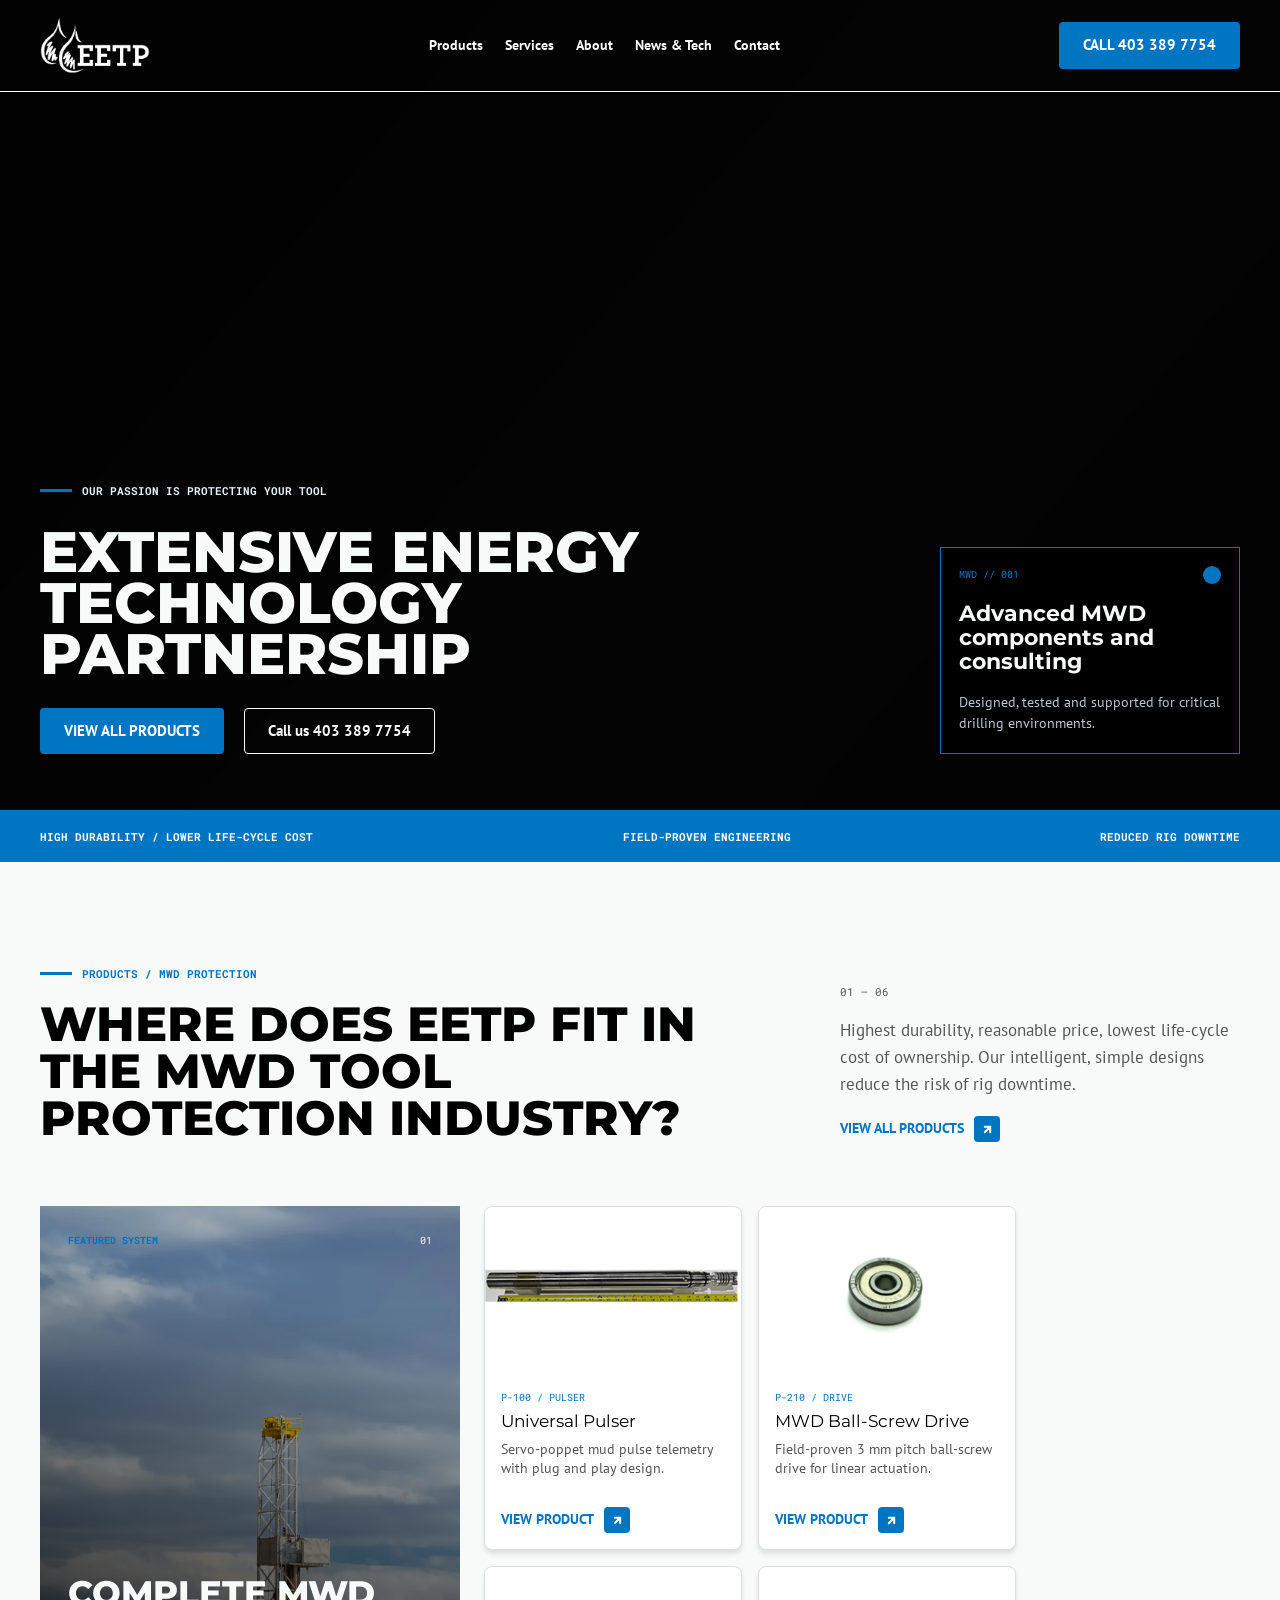
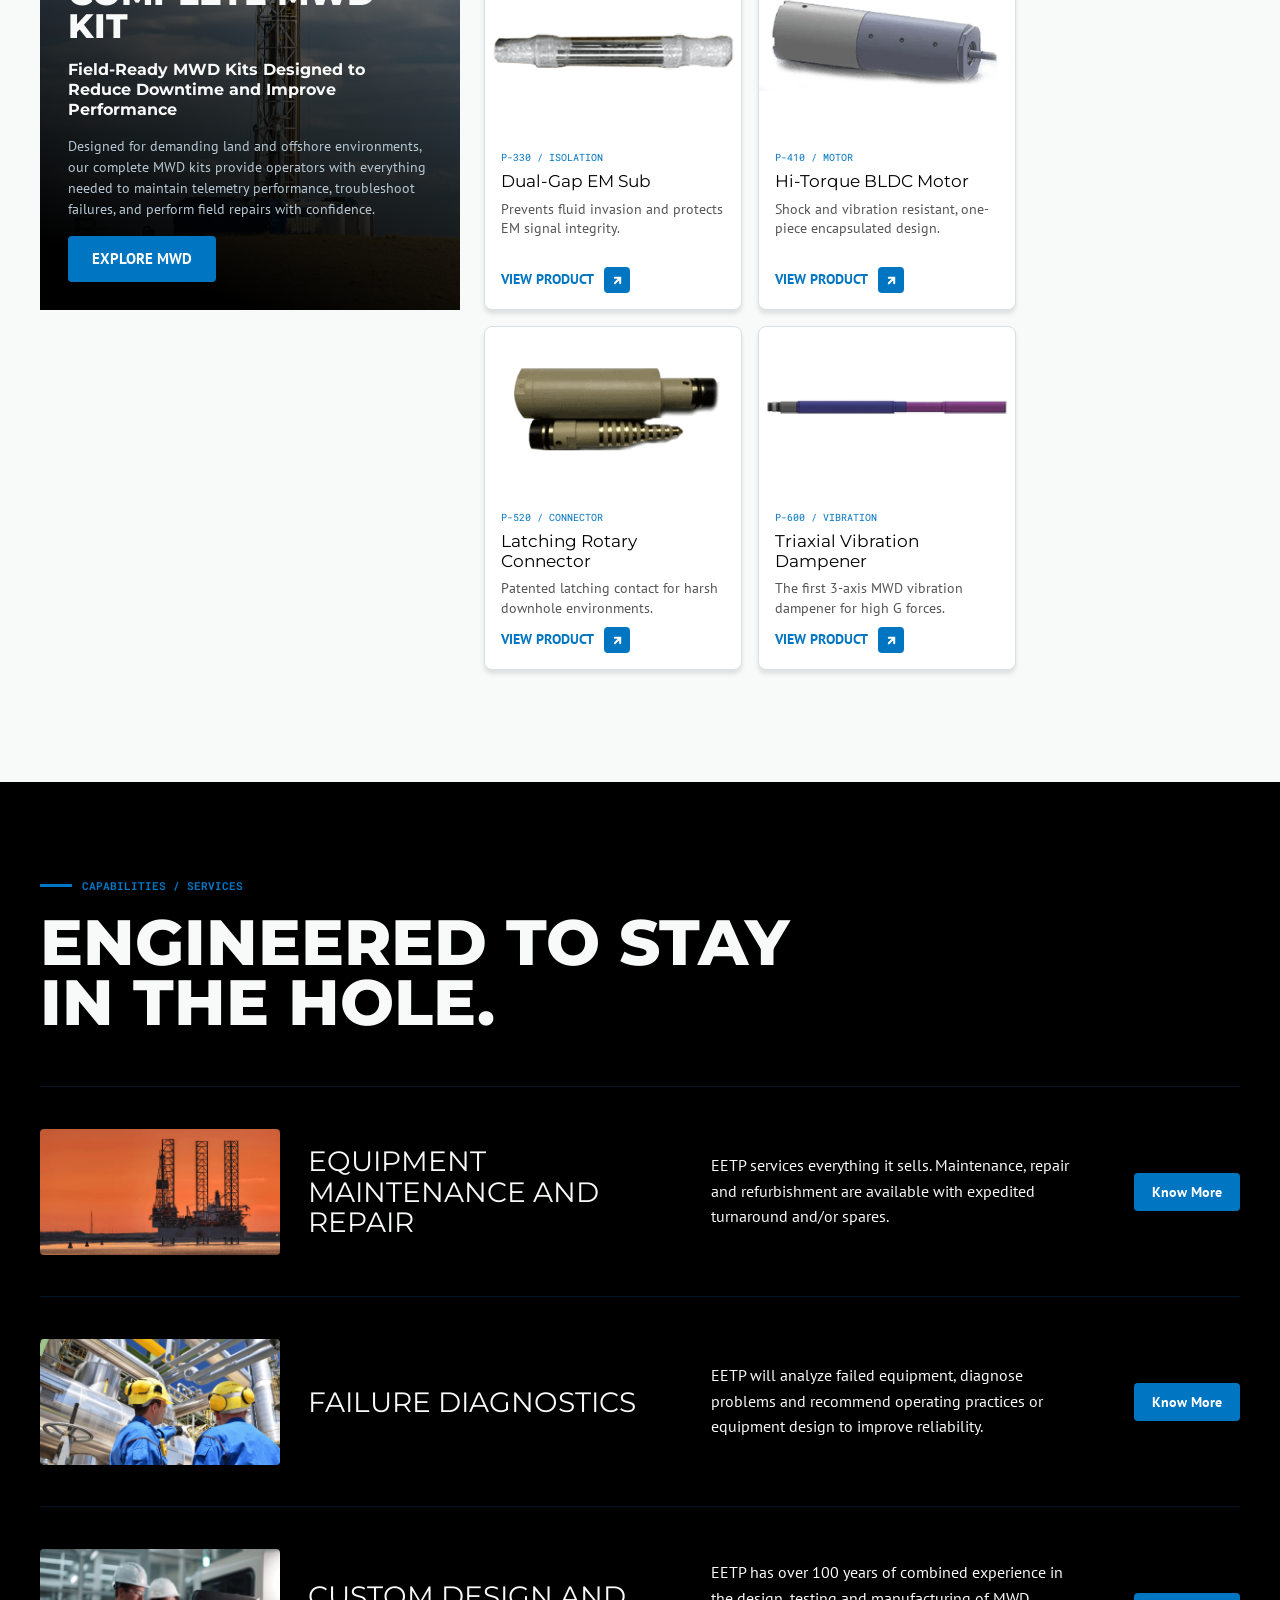
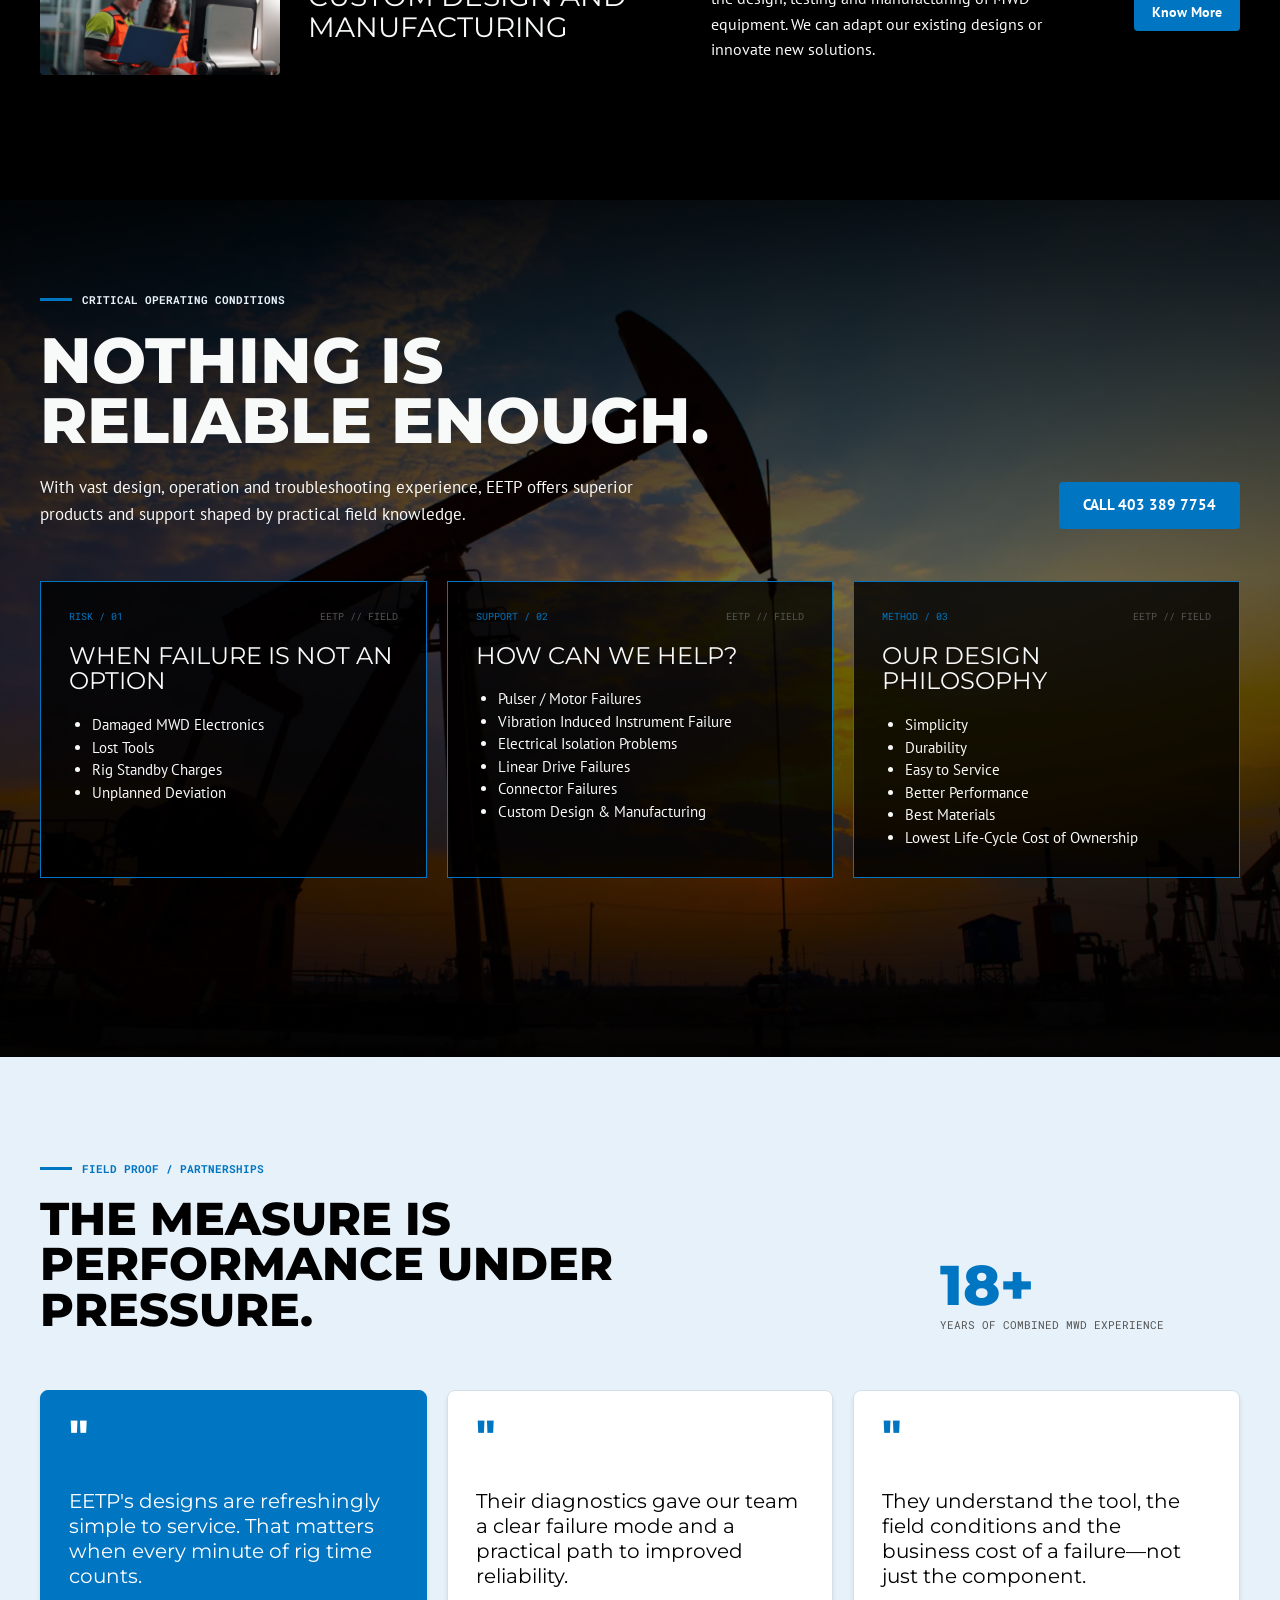
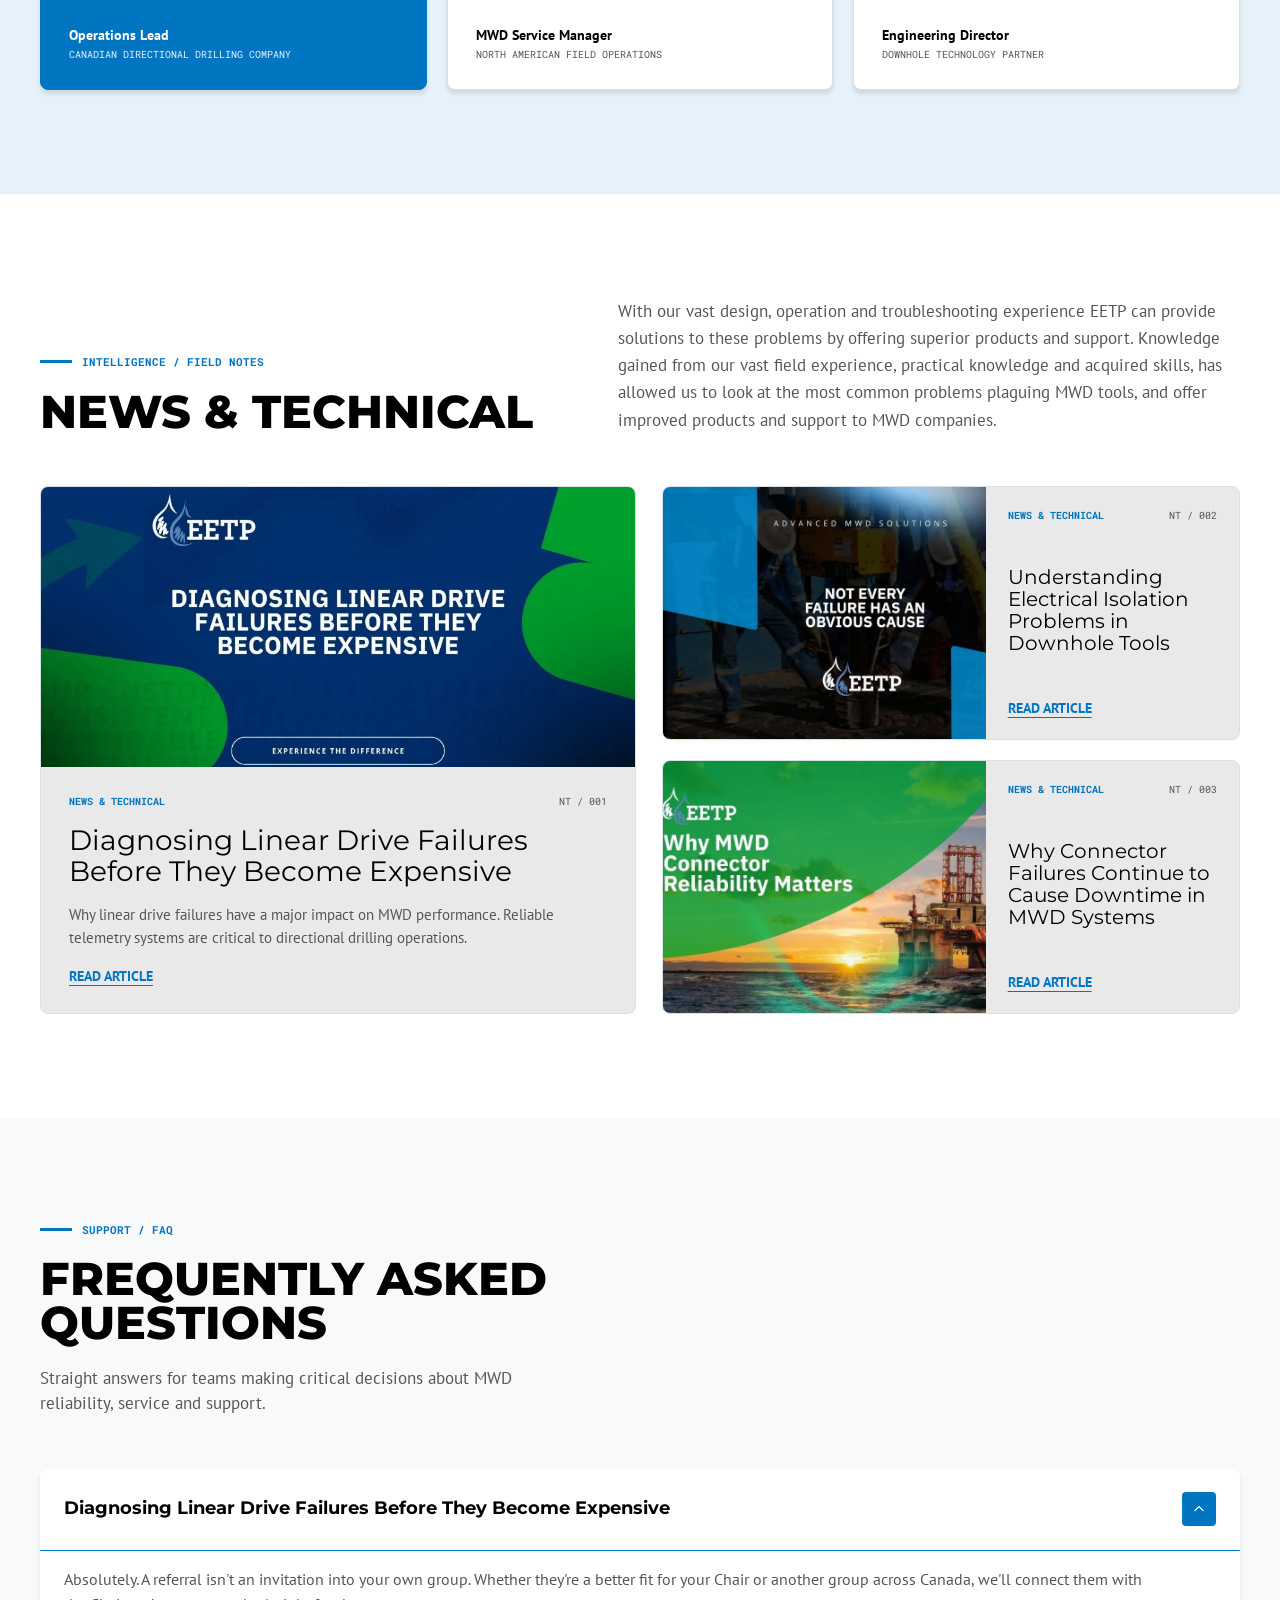
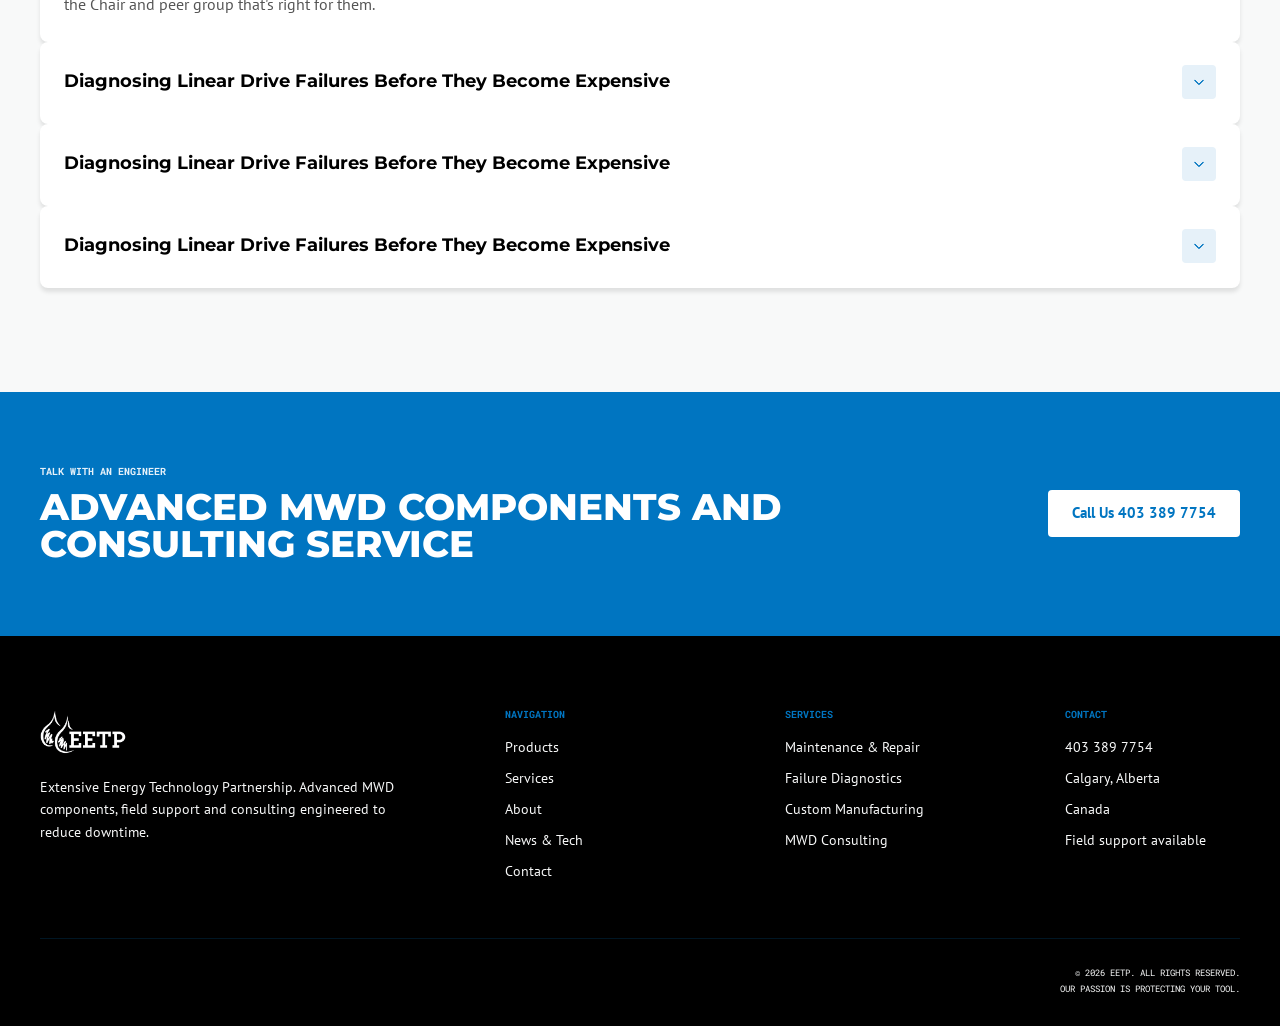
<file: index.html>
<!doctype html>
<html lang="en">
<head>
  <meta charset="utf-8">
  <meta name="viewport" content="width=device-width, initial-scale=1">
  <title>EETP | Extensive Energy Technology Partnership — Homepage concept</title>
  <meta name="description" content="Homepage design concept for Extensive Energy Technology Partnership (EETP): advanced MWD components, field support and consulting.">
  <meta name="robots" content="noindex, nofollow">
  <meta name="theme-color" content="#000000">
  <link rel="preconnect" href="https://fonts.googleapis.com">
  <link rel="preconnect" href="https://fonts.gstatic.com" crossorigin>
  <link href="https://fonts.googleapis.com/css2?family=Montserrat:wght@400;700;800&family=PT+Sans:wght@400;700&family=Roboto+Mono:wght@400;700&display=swap" rel="stylesheet">
  <link rel="stylesheet" href="css/tokens.css">
  <link rel="stylesheet" href="css/components.css">
  <link rel="stylesheet" href="css/styles.css">
  <script>document.documentElement.classList.add('js');</script>
</head>
<body>
  <a class="skip-link" href="#products">Skip to content</a>

  <!-- ============ HERO ============ -->
  <header class="hero" id="top">
    <div class="hero__bg" aria-hidden="true">
      <video class="hero__video" autoplay muted loop playsinline preload="auto">
        <source src="video/hero.mp4" type="video/mp4">
      </video>
      <div class="hero__shade"></div>
    </div>

    <nav class="nav" aria-label="Main">
      <a class="nav__brand" href="#" aria-label="EETP home"><img src="images/logo.png" alt="EETP" width="110" height="68"></a>
      <ul class="nav__links">
        <li><a href="#">Products</a></li>
        <li><a href="#">Services</a></li>
        <li><a href="#">About</a></li>
        <li><a href="#">News &amp; Tech</a></li>
        <li><a href="#">Contact</a></li>
      </ul>
      <a class="btn btn--primary" href="#">CALL 403 389 7754</a>
    </nav>

    <div class="hero__content container">
      <div class="hero__statement">
        <p class="eyebrow eyebrow--light reveal-hero"><span class="eyebrow__signal"></span>Our passion is protecting your tool</p>
        <h1 class="hero__title" data-split>Extensive Energy Technology Partnership</h1>
        <div class="hero__actions reveal-hero">
          <a class="btn btn--primary" href="#">VIEW ALL PRODUCTS</a>
          <a class="btn btn--outline-light" href="#">Call us 403 389 7754</a>
        </div>
      </div>

      <aside class="note reveal-hero reveal-hero--right" aria-label="Capability note">
        <div class="note__head"><span>MWD // 001</span><i class="note__dot" aria-hidden="true"></i></div>
        <h2 class="note__title">Advanced MWD components and consulting</h2>
        <p class="note__text">Designed, tested and supported for critical drilling environments.</p>
      </aside>
    </div>

    <div class="ticker reveal-hero reveal-hero--up">
      <div class="container ticker__inner">
        <p>High durability / lower life-cycle cost</p>
        <p>Field-proven engineering</p>
        <p>Reduced rig downtime</p>
      </div>
    </div>
  </header>

  <main>
    <!-- ============ PRODUCTS ============ -->
    <section class="section section--tint products" id="products" aria-labelledby="products-title">
      <div class="container products__inner">
        <div class="intro">
          <div class="intro__heading">
            <p class="eyebrow reveal"><span class="eyebrow__signal"></span>Products / MWD protection</p>
            <h2 class="h-xl reveal" id="products-title" style="--d:.08s">Where does EETP fit in the MWD tool protection industry?</h2>
          </div>
          <div class="intro__copy reveal" style="--d:.16s">
            <p class="mono-meta">01 — 06</p>
            <p class="lead">Highest durability, reasonable price, lowest life-cycle cost of ownership. Our intelligent, simple designs reduce the risk of rig downtime.</p>
            <a class="text-link" href="#"><span>View all products</span><i class="arrow-tile"><img src="images/arrow-up-right.svg" alt="" width="13" height="13"></i></a>
          </div>
        </div>

        <div class="matrix">
          <article class="kit reveal">
            <div class="kit__bg" aria-hidden="true">
              <img src="images/complete-kit.webp" alt="" width="1080" height="1920" loading="lazy">
              <div class="kit__shade"></div>
            </div>
            <div class="kit__head"><span class="kit__flag">Featured system</span><span>01</span></div>
            <div class="kit__body">
              <h3 class="kit__title">Complete MWD Kit</h3>
              <p class="kit__sub">Field-Ready MWD Kits Designed to Reduce Downtime and Improve Performance</p>
              <p class="kit__text">Designed for demanding land and offshore environments, our complete MWD kits provide operators with everything needed to maintain telemetry performance, troubleshoot failures, and perform field repairs with confidence.</p>
              <a class="btn btn--primary" href="#">EXPLORE MWD</a>
            </div>
          </article>

          <div class="cards">
            <article class="card reveal" style="--d:.05s">
              <div class="card__media"><img src="images/products/universal-pulser.png" alt="Universal Pulser" width="300" height="300" loading="lazy"></div>
              <div class="card__body">
                <p class="card__code">P-100 / PULSER</p>
                <h3 class="card__title">Universal Pulser</h3>
                <p class="card__text">Servo-poppet mud pulse telemetry with plug and play design.</p>
                <a class="text-link" href="#"><span>View product</span><i class="arrow-tile"><img src="images/arrow-up-right.svg" alt="" width="13" height="13"></i></a>
              </div>
            </article>
            <article class="card reveal" style="--d:.12s">
              <div class="card__media"><img src="images/product.png" alt="MWD Ball-Screw Drive" width="370" height="297" loading="lazy"></div>
              <div class="card__body">
                <p class="card__code">P-210 / DRIVE</p>
                <h3 class="card__title">MWD Ball-Screw Drive</h3>
                <p class="card__text">Field-proven 3 mm pitch ball-screw drive for linear actuation.</p>
                <a class="text-link" href="product.html"><span>View product</span><i class="arrow-tile"><img src="images/arrow-up-right.svg" alt="" width="13" height="13"></i></a>
              </div>
            </article>
            <article class="card reveal" style="--d:.19s">
              <div class="card__media"><img src="images/products/dual-gap-em-sub.png" alt="Dual-Gap EM Sub" width="300" height="300" loading="lazy"></div>
              <div class="card__body">
                <p class="card__code">P-330 / ISOLATION</p>
                <h3 class="card__title">Dual-Gap EM Sub</h3>
                <p class="card__text">Prevents fluid invasion and protects EM signal integrity.</p>
                <a class="text-link" href="#"><span>View product</span><i class="arrow-tile"><img src="images/arrow-up-right.svg" alt="" width="13" height="13"></i></a>
              </div>
            </article>
            <article class="card reveal" style="--d:.1s">
              <div class="card__media"><img src="images/products/hi-torque-motor.png" alt="Hi-Torque BLDC Motor" width="300" height="300" loading="lazy"></div>
              <div class="card__body">
                <p class="card__code">P-410 / MOTOR</p>
                <h3 class="card__title">Hi-Torque BLDC Motor</h3>
                <p class="card__text">Shock and vibration resistant, one-piece encapsulated design.</p>
                <a class="text-link" href="#"><span>View product</span><i class="arrow-tile"><img src="images/arrow-up-right.svg" alt="" width="13" height="13"></i></a>
              </div>
            </article>
            <article class="card reveal" style="--d:.17s">
              <div class="card__media"><img src="images/products/latching-rotary-connector.png" alt="Latching Rotary Connector" width="300" height="300" loading="lazy"></div>
              <div class="card__body">
                <p class="card__code">P-520 / CONNECTOR</p>
                <h3 class="card__title">Latching Rotary Connector</h3>
                <p class="card__text">Patented latching contact for harsh downhole environments.</p>
                <a class="text-link" href="#"><span>View product</span><i class="arrow-tile"><img src="images/arrow-up-right.svg" alt="" width="13" height="13"></i></a>
              </div>
            </article>
            <article class="card reveal" style="--d:.24s">
              <div class="card__media"><img src="images/products/triaxial-vibration-dampener.png" alt="Triaxial Vibration Dampener" width="300" height="300" loading="lazy"></div>
              <div class="card__body">
                <p class="card__code">P-600 / VIBRATION</p>
                <h3 class="card__title">Triaxial Vibration Dampener</h3>
                <p class="card__text">The first 3-axis MWD vibration dampener for high G forces.</p>
                <a class="text-link" href="#"><span>View product</span><i class="arrow-tile"><img src="images/arrow-up-right.svg" alt="" width="13" height="13"></i></a>
              </div>
            </article>
          </div>
        </div>
      </div>
    </section>

    <!-- ============ SERVICES ============ -->
    <section class="section section--dark services" aria-labelledby="services-title">
      <div class="container services__inner">
        <div class="intro__heading">
          <p class="eyebrow reveal"><span class="eyebrow__signal"></span>Capabilities / services</p>
          <h2 class="h-xxl reveal" id="services-title" style="--d:.08s">Engineered to stay in the hole.</h2>
        </div>
        <div class="service-list">
          <article class="service reveal">
            <div class="service__img"><img src="images/service-maintenance.png" alt="" width="500" height="300" loading="lazy"></div>
            <div class="service__desc">
              <h3 class="service__title">Equipment Maintenance And Repair</h3>
              <p class="service__text">EETP services everything it sells. Maintenance, repair and refurbishment are available with expedited turnaround and/or spares.</p>
              <a class="btn btn--small" href="#">Know More</a>
            </div>
          </article>
          <article class="service reveal" style="--d:.08s">
            <div class="service__img"><img src="images/service-diagnostics.png" alt="" width="500" height="300" loading="lazy"></div>
            <div class="service__desc">
              <h3 class="service__title">Failure Diagnostics</h3>
              <p class="service__text">EETP will analyze failed equipment, diagnose problems and recommend operating practices or equipment design to improve reliability.</p>
              <a class="btn btn--small" href="#">Know More</a>
            </div>
          </article>
          <article class="service reveal" style="--d:.16s">
            <div class="service__img"><img src="images/service-custom.png" alt="" width="500" height="300" loading="lazy"></div>
            <div class="service__desc">
              <h3 class="service__title">Custom Design And Manufacturing</h3>
              <p class="service__text">EETP has over 100 years of combined experience in the design, testing and manufacturing of MWD equipment. We can adapt our existing designs or innovate new solutions.</p>
              <a class="btn btn--small" href="#">Know More</a>
            </div>
          </article>
        </div>
      </div>
    </section>

    <!-- ============ RELIABILITY ============ -->
    <section class="reliability" aria-labelledby="reliability-title">
      <div class="reliability__bg" aria-hidden="true">
        <img src="images/reliability.webp" alt="" width="1920" height="1080" loading="lazy">
        <div class="reliability__shade"></div>
      </div>
      <div class="container reliability__inner">
        <div class="reliability__intro">
          <div class="reliability__statement">
            <p class="eyebrow eyebrow--light reveal"><span class="eyebrow__signal"></span>Critical operating conditions</p>
            <h2 class="h-xxl reveal" id="reliability-title" style="--d:.08s">Nothing is reliable enough.</h2>
            <p class="lead lead--light reveal" style="--d:.16s">With vast design, operation and troubleshooting experience, EETP offers superior products and support shaped by practical field knowledge.</p>
          </div>
          <div class="reliability__cta reveal" style="--d:.2s"><a class="btn btn--primary" href="#">CALL 403 389 7754</a></div>
        </div>

        <div class="panels">
          <article class="panel reveal">
            <div class="panel__head"><span>RISK / 01</span><span>EETP // FIELD</span></div>
            <h3 class="panel__title">When failure is not an option</h3>
            <ul class="panel__list">
              <li>Damaged MWD Electronics</li>
              <li>Lost Tools</li>
              <li>Rig Standby Charges</li>
              <li>Unplanned Deviation</li>
            </ul>
          </article>
          <article class="panel reveal" style="--d:.1s">
            <div class="panel__head"><span>SUPPORT / 02</span><span>EETP // FIELD</span></div>
            <h3 class="panel__title">How can we help?</h3>
            <ul class="panel__list">
              <li>Pulser / Motor Failures</li>
              <li>Vibration Induced Instrument Failure</li>
              <li>Electrical Isolation Problems</li>
              <li>Linear Drive Failures</li>
              <li>Connector Failures</li>
              <li>Custom Design &amp; Manufacturing</li>
            </ul>
          </article>
          <article class="panel reveal" style="--d:.2s">
            <div class="panel__head"><span>METHOD / 03</span><span>EETP // FIELD</span></div>
            <h3 class="panel__title">Our design philosophy</h3>
            <ul class="panel__list">
              <li>Simplicity</li>
              <li>Durability</li>
              <li>Easy to Service</li>
              <li>Better Performance</li>
              <li>Best Materials</li>
              <li>Lowest Life-Cycle Cost of Ownership</li>
            </ul>
          </article>
        </div>
      </div>
    </section>

    <!-- ============ TESTIMONIALS ============ -->
    <section class="section section--accent-tint testimonials" aria-labelledby="proof-title">
      <div class="container testimonials__inner">
        <div class="intro">
          <div class="intro__heading">
            <p class="eyebrow reveal"><span class="eyebrow__signal"></span>Field proof / partnerships</p>
            <h2 class="h-lg reveal" id="proof-title" style="--d:.08s">The measure is performance under pressure.</h2>
          </div>
          <div class="metric reveal" style="--d:.16s">
            <p class="metric__num"><span data-count="20">20</span>+</p>
            <p class="metric__label">Years of combined MWD experience</p>
          </div>
        </div>
        <div class="quotes">
          <figure class="quote quote--accent reveal">
            <span class="quote__mark" aria-hidden="true">"</span>
            <blockquote class="quote__text">EETP's designs are refreshingly simple to service. That matters when every minute of rig time counts.</blockquote>
            <figcaption class="quote__by"><strong>Operations Lead</strong><span>Canadian directional drilling company</span></figcaption>
          </figure>
          <figure class="quote reveal" style="--d:.1s">
            <span class="quote__mark" aria-hidden="true">"</span>
            <blockquote class="quote__text">Their diagnostics gave our team a clear failure mode and a practical path to improved reliability.</blockquote>
            <figcaption class="quote__by"><strong>MWD Service Manager</strong><span>North American field operations</span></figcaption>
          </figure>
          <figure class="quote reveal" style="--d:.2s">
            <span class="quote__mark" aria-hidden="true">"</span>
            <blockquote class="quote__text">They understand the tool, the field conditions and the business cost of a failure—not just the component.</blockquote>
            <figcaption class="quote__by"><strong>Engineering Director</strong><span>Downhole technology partner</span></figcaption>
          </figure>
        </div>
      </div>
    </section>

    <!-- ============ NEWS ============ -->
    <section class="section news" aria-labelledby="news-title">
      <div class="container news__inner">
        <div class="intro">
          <div class="intro__heading intro__heading--narrow">
            <p class="eyebrow reveal"><span class="eyebrow__signal"></span>Intelligence / field notes</p>
            <h2 class="h-lg reveal" id="news-title" style="--d:.08s">News &amp; Technical</h2>
          </div>
          <p class="lead reveal" style="--d:.16s">With our vast design, operation and troubleshooting experience EETP can provide solutions to these problems by offering superior products and support. Knowledge gained from our vast field experience, practical knowledge and acquired skills, has allowed us to look at the most common problems plaguing MWD tools, and offer improved products and support to MWD companies.</p>
        </div>

        <div class="articles">
          <article class="article article--featured reveal">
            <div class="article__media"><img src="images/articles/linear-drive-failures.webp" alt="Diagnosing Linear Drive Failures Before They Become Expensive" width="1000" height="562" loading="lazy"></div>
            <div class="article__body">
              <div class="article__meta"><span class="article__flag">News &amp; Technical</span><span>NT / 001</span></div>
              <h3 class="article__title">Diagnosing Linear Drive Failures Before They Become Expensive</h3>
              <p class="article__text">Why linear drive failures have a major impact on MWD performance. Reliable telemetry systems are critical to directional drilling operations.</p>
              <a class="read-link" href="#">Read Article</a>
            </div>
          </article>
          <div class="articles__side">
            <article class="article article--row reveal" style="--d:.1s">
              <div class="article__media"><img src="images/articles/electrical-isolation.webp" alt="Understanding Electrical Isolation Problems in Downhole Tools" width="1000" height="562" loading="lazy"></div>
              <div class="article__body">
                <div class="article__meta"><span class="article__flag">News &amp; Technical</span><span>NT / 002</span></div>
                <h3 class="article__title">Understanding Electrical Isolation Problems in Downhole Tools</h3>
                <a class="read-link" href="#">Read Article</a>
              </div>
            </article>
            <article class="article article--row reveal" style="--d:.2s">
              <div class="article__media"><img src="images/articles/connector-failures.webp" alt="Why Connector Failures Continue to Cause Downtime in MWD Systems" width="1000" height="562" loading="lazy"></div>
              <div class="article__body">
                <div class="article__meta"><span class="article__flag">News &amp; Technical</span><span>NT / 003</span></div>
                <h3 class="article__title">Why Connector Failures Continue to Cause Downtime in MWD Systems</h3>
                <a class="read-link" href="#">Read Article</a>
              </div>
            </article>
          </div>
        </div>
      </div>
    </section>

    <!-- ============ FAQ ============ -->
    <section class="section section--tint faq" aria-labelledby="faq-title">
      <div class="container faq__inner">
        <div class="faq__heading">
          <p class="eyebrow reveal"><span class="eyebrow__signal"></span>Support / FAQ</p>
          <h2 class="h-lg reveal" id="faq-title" style="--d:.08s">Frequently asked questions</h2>
          <p class="lead reveal" style="--d:.16s">Straight answers for teams making critical decisions about MWD reliability, service and support.</p>
        </div>
        <div class="faq__list">
          <div class="faq-item is-open reveal">
            <h3><button class="faq-item__q" type="button" aria-expanded="true" aria-controls="faq-a1" id="faq-q1">
              <span>Diagnosing Linear Drive Failures Before They Become Expensive</span>
              <i class="faq-item__ctl" aria-hidden="true"><img class="chev chev--open" src="images/chevron-up.svg" alt="" width="20" height="20"><img class="chev chev--closed" src="images/chevron-down.svg" alt="" width="20" height="20"></i>
            </button></h3>
            <div class="faq-item__a" id="faq-a1" role="region" aria-labelledby="faq-q1"><div><p>Absolutely. A referral isn't an invitation into your own group. Whether they're a better fit for your Chair or another group across Canada, we'll connect them with the Chair and peer group that's right for them.</p></div></div>
          </div>
          <div class="faq-item reveal" style="--d:.08s">
            <h3><button class="faq-item__q" type="button" aria-expanded="false" aria-controls="faq-a2" id="faq-q2">
              <span>Diagnosing Linear Drive Failures Before They Become Expensive</span>
              <i class="faq-item__ctl" aria-hidden="true"><img class="chev chev--open" src="images/chevron-up.svg" alt="" width="20" height="20"><img class="chev chev--closed" src="images/chevron-down.svg" alt="" width="20" height="20"></i>
            </button></h3>
            <div class="faq-item__a" id="faq-a2" role="region" aria-labelledby="faq-q2"><div><p>Absolutely. A referral isn't an invitation into your own group. Whether they're a better fit for your Chair or another group across Canada, we'll connect them with the Chair and peer group that's right for them.</p></div></div>
          </div>
          <div class="faq-item reveal" style="--d:.16s">
            <h3><button class="faq-item__q" type="button" aria-expanded="false" aria-controls="faq-a3" id="faq-q3">
              <span>Diagnosing Linear Drive Failures Before They Become Expensive</span>
              <i class="faq-item__ctl" aria-hidden="true"><img class="chev chev--open" src="images/chevron-up.svg" alt="" width="20" height="20"><img class="chev chev--closed" src="images/chevron-down.svg" alt="" width="20" height="20"></i>
            </button></h3>
            <div class="faq-item__a" id="faq-a3" role="region" aria-labelledby="faq-q3"><div><p>Absolutely. A referral isn't an invitation into your own group. Whether they're a better fit for your Chair or another group across Canada, we'll connect them with the Chair and peer group that's right for them.</p></div></div>
          </div>
          <div class="faq-item reveal" style="--d:.24s">
            <h3><button class="faq-item__q" type="button" aria-expanded="false" aria-controls="faq-a4" id="faq-q4">
              <span>Diagnosing Linear Drive Failures Before They Become Expensive</span>
              <i class="faq-item__ctl" aria-hidden="true"><img class="chev chev--open" src="images/chevron-up.svg" alt="" width="20" height="20"><img class="chev chev--closed" src="images/chevron-down.svg" alt="" width="20" height="20"></i>
            </button></h3>
            <div class="faq-item__a" id="faq-a4" role="region" aria-labelledby="faq-q4"><div><p>Absolutely. A referral isn't an invitation into your own group. Whether they're a better fit for your Chair or another group across Canada, we'll connect them with the Chair and peer group that's right for them.</p></div></div>
          </div>
        </div>
      </div>
    </section>
  </main>

  <!-- ============ CONVERSION + FOOTER ============ -->
  <section class="callout" aria-label="Contact">
    <div class="container callout__inner">
      <div class="callout__msg reveal">
        <p class="callout__flag">Talk with an engineer</p>
        <h2 class="callout__title">Advanced MWD Components and Consulting Service</h2>
      </div>
      <a class="btn btn--light reveal" style="--d:.1s" href="#">Call Us 403 389 7754</a>
    </div>
  </section>

  <footer class="footer">
    <div class="container footer__inner">
      <div class="footer__main">
        <div class="footer__brand reveal">
          <img src="images/logo.png" alt="EETP" width="86" height="48" loading="lazy">
          <p>Extensive Energy Technology Partnership. Advanced MWD components, field support and consulting engineered to reduce downtime.</p>
        </div>
        <div class="footer__col reveal" style="--d:.08s">
          <p class="footer__head">Navigation</p>
          <ul>
            <li><a href="#">Products</a></li><li><a href="#">Services</a></li><li><a href="#">About</a></li><li><a href="#">News &amp; Tech</a></li><li><a href="#">Contact</a></li>
          </ul>
        </div>
        <div class="footer__col reveal" style="--d:.16s">
          <p class="footer__head">Services</p>
          <ul>
            <li><a href="#">Maintenance &amp; Repair</a></li><li><a href="#">Failure Diagnostics</a></li><li><a href="#">Custom Manufacturing</a></li><li><a href="#">MWD Consulting</a></li>
          </ul>
        </div>
        <div class="footer__col reveal" style="--d:.24s">
          <p class="footer__head">Contact</p>
          <ul>
            <li>403 389 7754</li><li>Calgary, Alberta</li><li>Canada</li><li>Field support available</li>
          </ul>
        </div>
      </div>
      <div class="footer__bottom">
        <p>© 2026 EETP. ALL RIGHTS RESERVED.</p>
        <p>OUR PASSION IS PROTECTING YOUR TOOL.</p>
      </div>
    </div>
  </footer>

  <script src="js/main.js"></script>
</body>
</html>
</file>
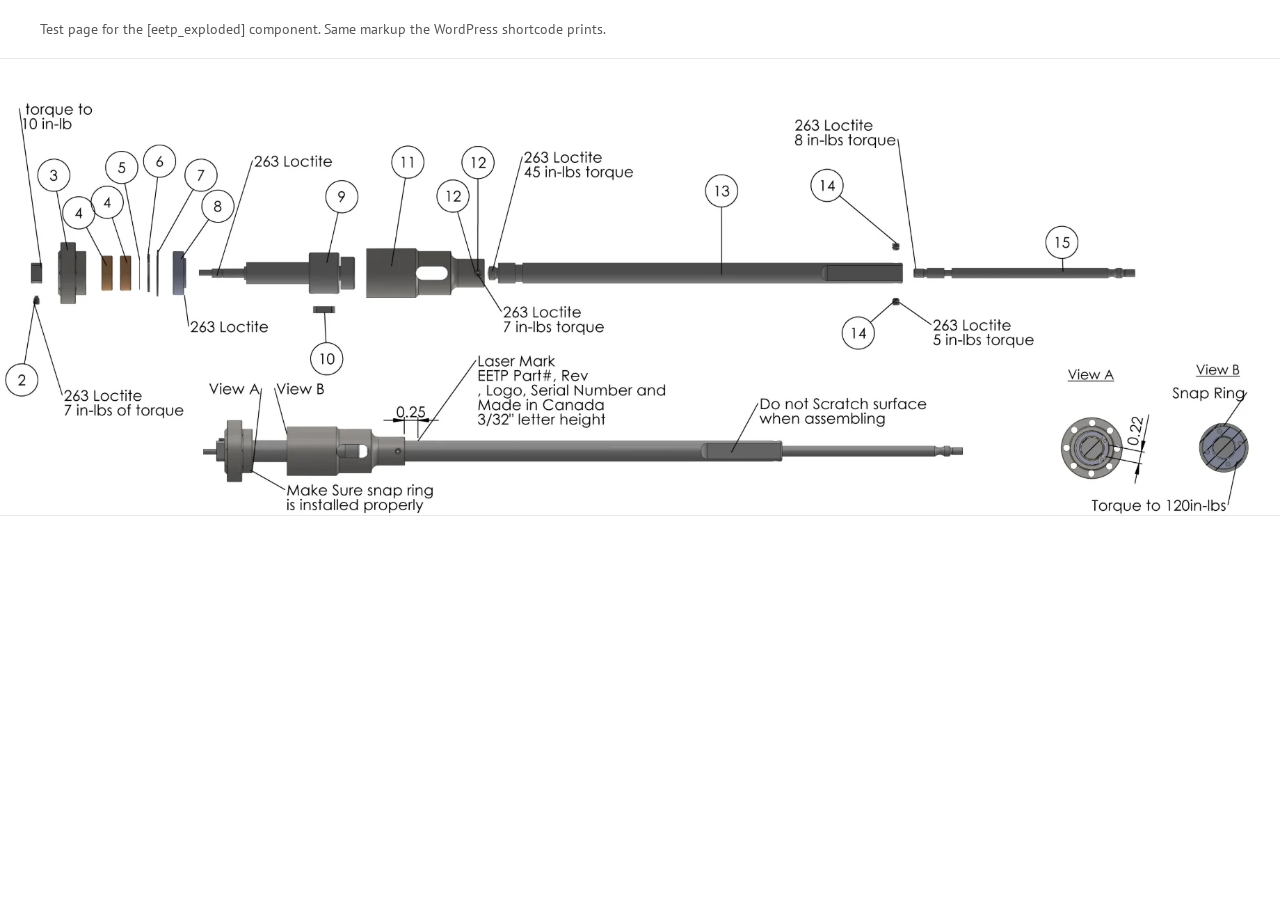
<file: exploded-test.html>
<!doctype html>
<html lang="en">
<head>
  <meta charset="utf-8">
  <meta name="viewport" content="width=device-width, initial-scale=1">
  <title>Exploded view test | EETP</title>
  <meta name="robots" content="noindex, nofollow">
  <link rel="preconnect" href="https://fonts.googleapis.com">
  <link rel="preconnect" href="https://fonts.gstatic.com" crossorigin>
  <link href="https://fonts.googleapis.com/css2?family=Montserrat:wght@400;700&family=PT+Sans:wght@400;700&display=swap" rel="stylesheet">
  <link rel="stylesheet" href="wordpress/eetp-exploded/assets/exploded.css">
  <style>body{margin:0;font-family:'PT Sans',sans-serif;background:#fff;color:#000}h3,.eetp-lb__title{font-family:Montserrat,sans-serif}.test-note{max-width:1200px;margin:0 auto;padding:20px 24px;font-size:14px;color:#555}.test-wrap{max-width:1440px;margin:0 auto;border-top:1px solid #e9e9e9;border-bottom:1px solid #e9e9e9}</style>
</head>
<body>
  <p class="test-note">Test page for the [eetp_exploded] component. Same markup the WordPress shortcode prints.</p>
  <div class="test-wrap">
    <div class="eetp-ev" data-extra='{"3":{"img":"images/product.png","desc":"Support bearing for the 10 mm ball screw. Photo and description come from the part product page."}}'>
      <div class="eetp-ev__canvas">
        <img class="eetp-ev__img" src="images/exploded-test/ball-screw-assembly-10mm.webp" width="1840" height="655" alt="Ball Screw Assembly 10mm exploded view">
      </div>
      <textarea class="eetp-ev__data" hidden># number | name | part number | qty | description | link | datasheet | areas
# link = product page of the part (starts with / or https://). datasheet = file to download. Leave empty if none.
2 | Screw 4-40 X 1/8" Socket Set | SCW016 | 1 | Set screw. This part has no product page: its photo is added directly in the line. |  |  | 47,338 60,338 60,356 47,356 | images/products/hi-torque-motor.png
3 | Ball Screw Support Bearing 10mm Ball Screw | NDR002-B | 1 |  | product.html | images/exploded-test/ball-screw-assembly-10mm.png | 83,263 111,263 111,276 124,276 124,339 111,339 111,352 83,352
4 | Bearing Shielded | BER004 | 2 |  | product.html |  | 146,282 163,282 163,332 146,332; 171,282 189,282 189,332 171,332
5 | .005 shim top bearing ballscrew | SHM002 | 1 |  |  |  | 198,277 206,277 206,334 198,334
6 | Snap Ring Internal SST | SNP007 | 1 |  |  |  | 210,277 218,277 218,336 210,336
7 | Internal spiral Snap Ring SST | SNP012 | 1 |  |  |  | 224,273 232,273 232,340 224,340
8 | Ball Screw Threaded Nut | NDR025-B | 1 |  |  |  | 248,276 268,276 268,341 248,341
9 | Ball Screw 10mm Ball Screw | NDR015 | 1 |  |  |  | 441,277 513,277 513,341 441,341
10 | Keyway Alloy Steel | SCW014 | 1 |  |  |  | 449,355 483,355 483,367 449,367
11 | Ball Screw Sleeve 10mm Ball Screw | NDR001-G | 1 |  |  |  | 526,273 667,273 705,282 705,337 667,341 526,343
12 | Screw 6-32 UNC X 0.09375 Socket Set SST | SCW015 | 2 |  |  |  | 676,296 696,296 696,316 676,316
13 | Ball Screw Assembly 10mm | NDR006-I | 1 |  |  |  | 715,289 1298,289 1298,323 715,323
14 | Screw 6-32 UNC X 0.125" Socket Set SST | SCW002 | 2 |  |  |  | 1278,260 1297,260 1297,278 1278,278; 1278,340 1297,340 1297,358 1278,358
15 | Servo-poppet Shaft 10mm Ball Screw | NDR004-C | 1 |  |  |  | 1313,297 1632,297 1632,317 1313,317
16 | Ball Screw Retaining Nut SST | NDR005-D | 1 |  |  |  | 44,293 62,293 62,322 44,322
</textarea>
    </div>
  </div>
  <script src="wordpress/eetp-exploded/assets/exploded.js"></script>
</body>
</html>
</file>
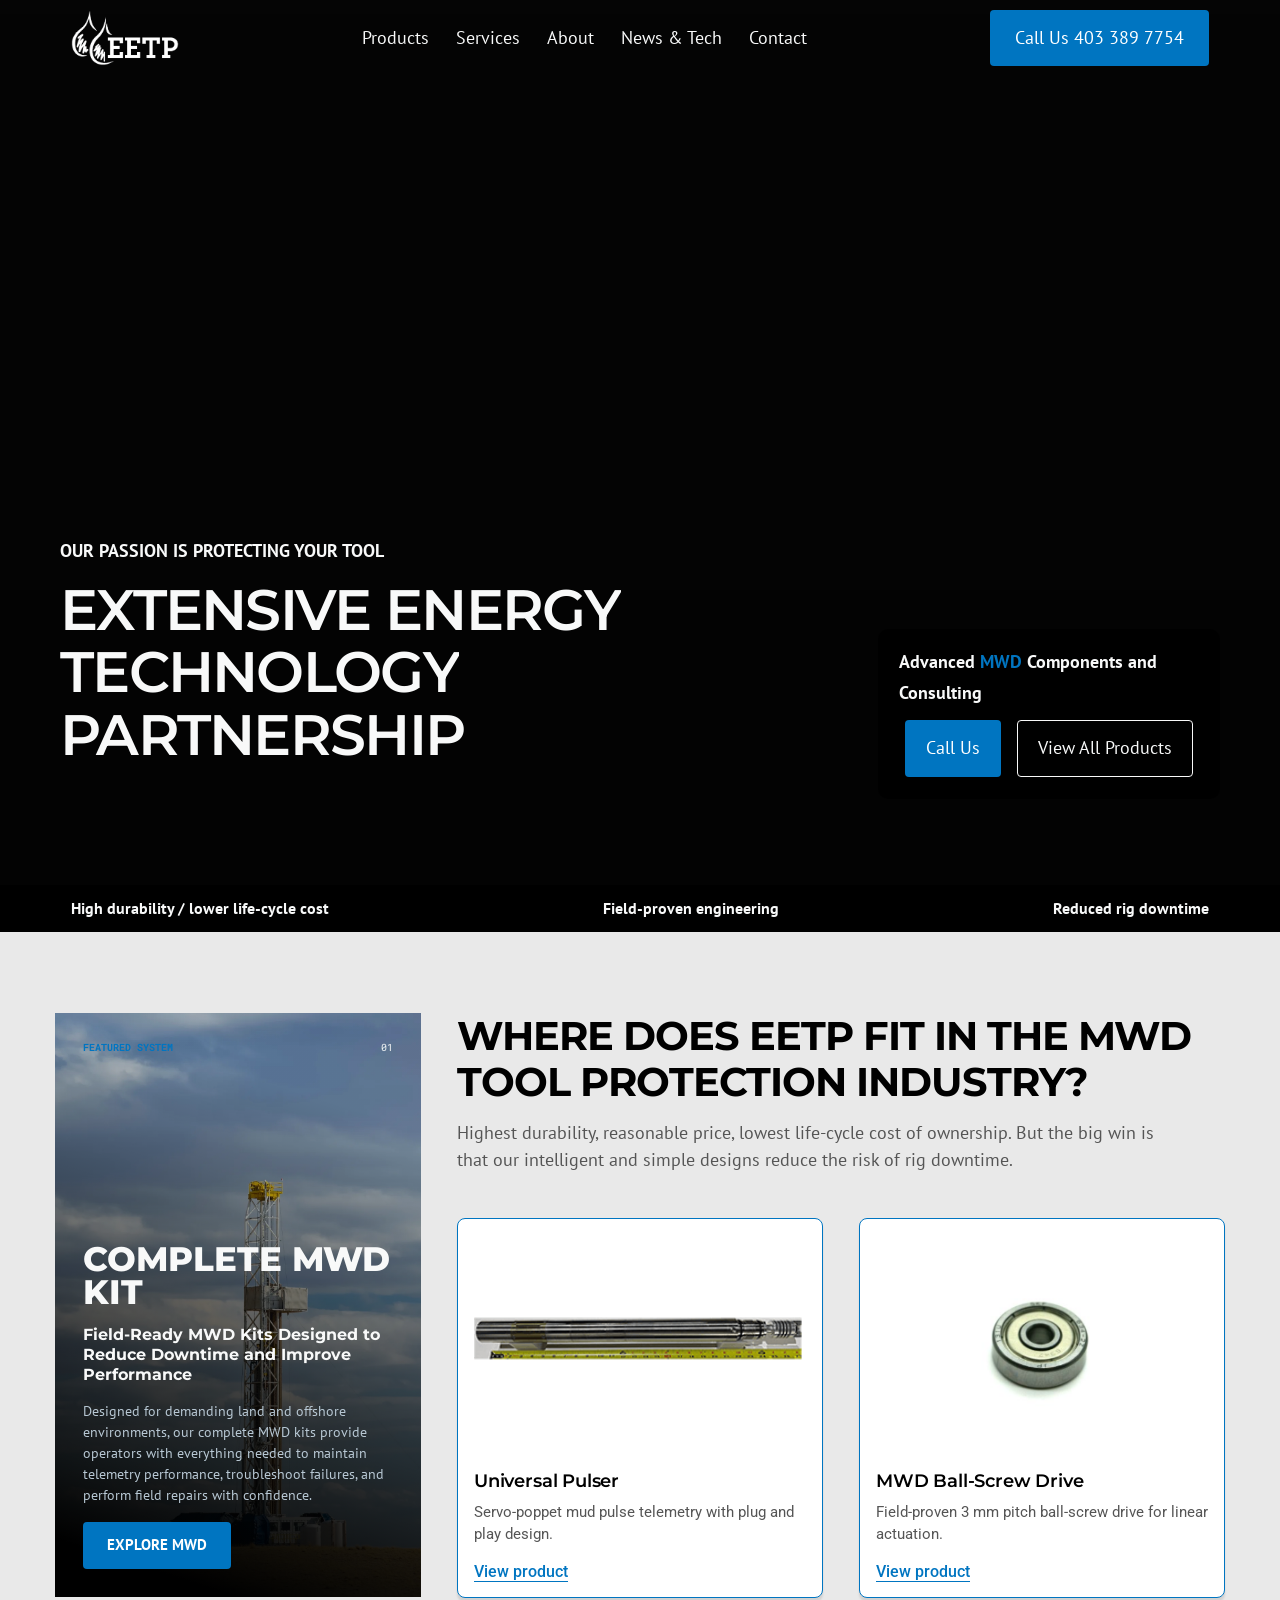
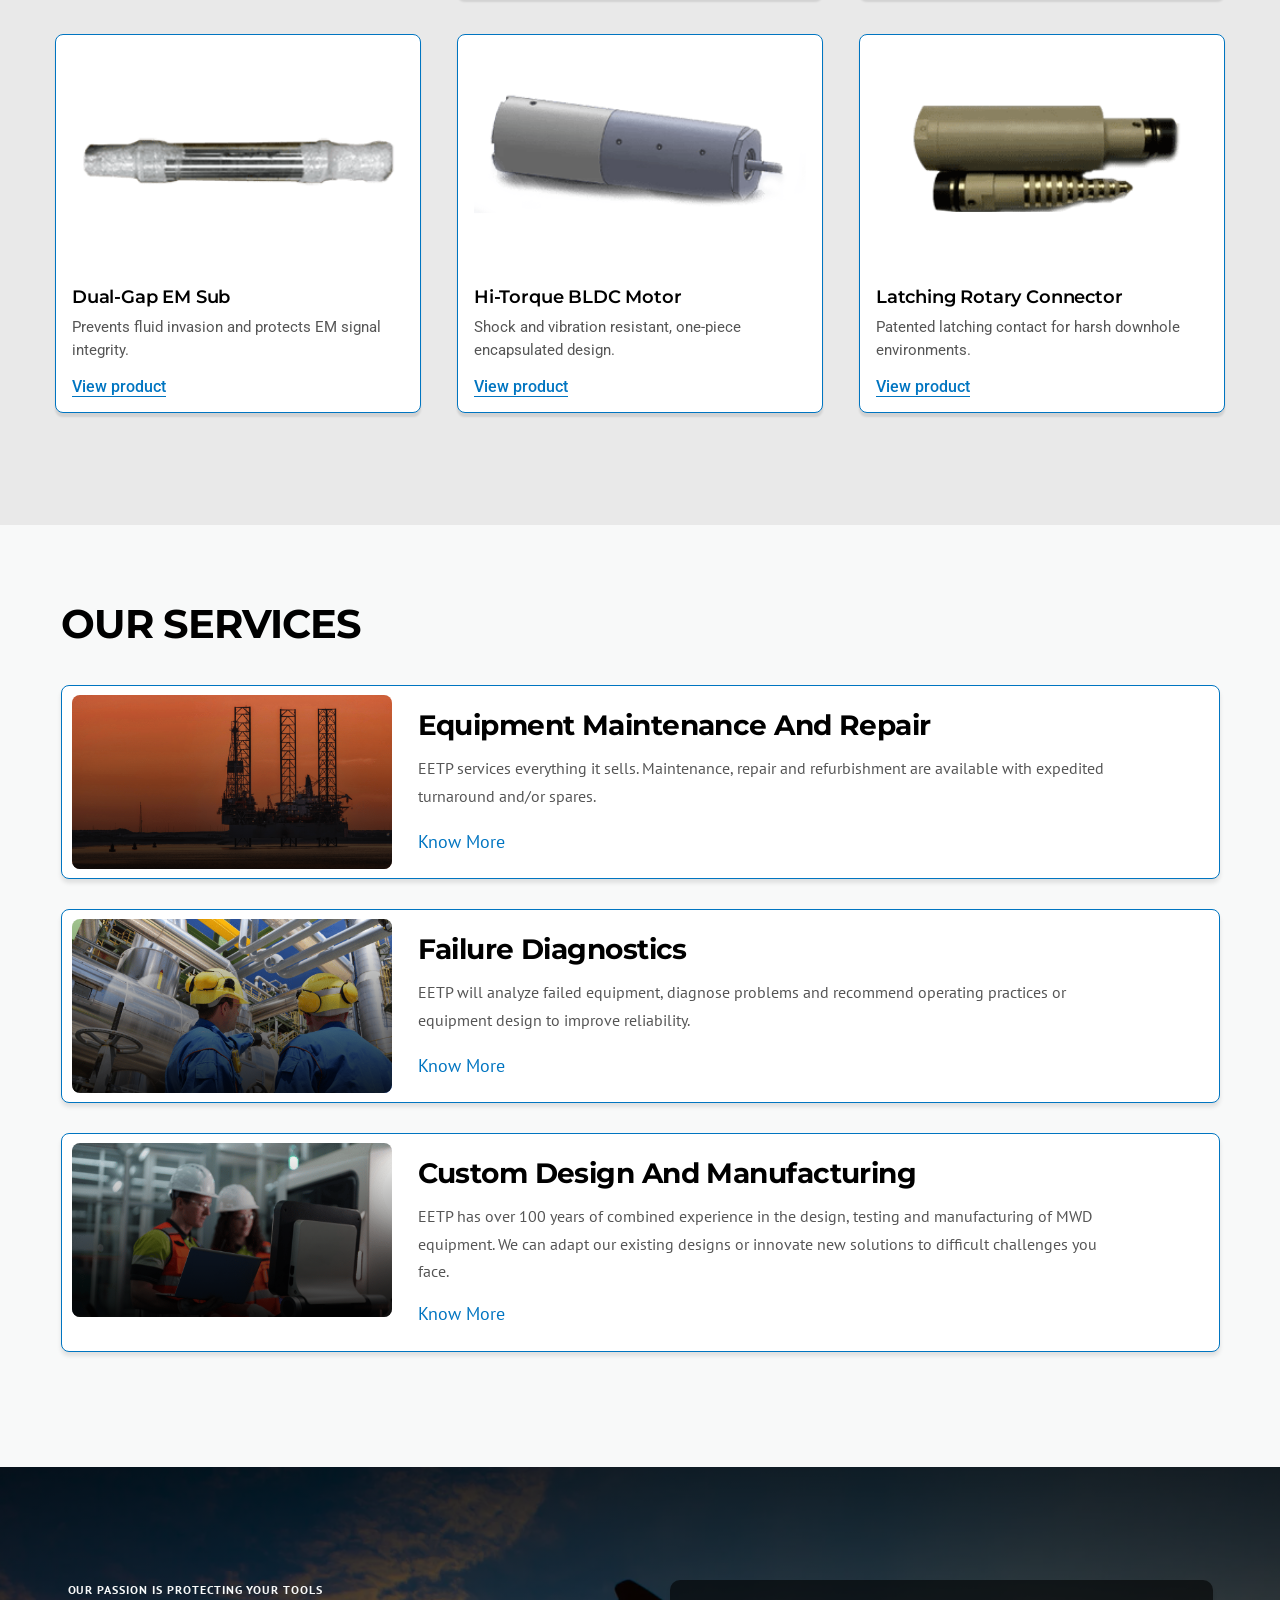
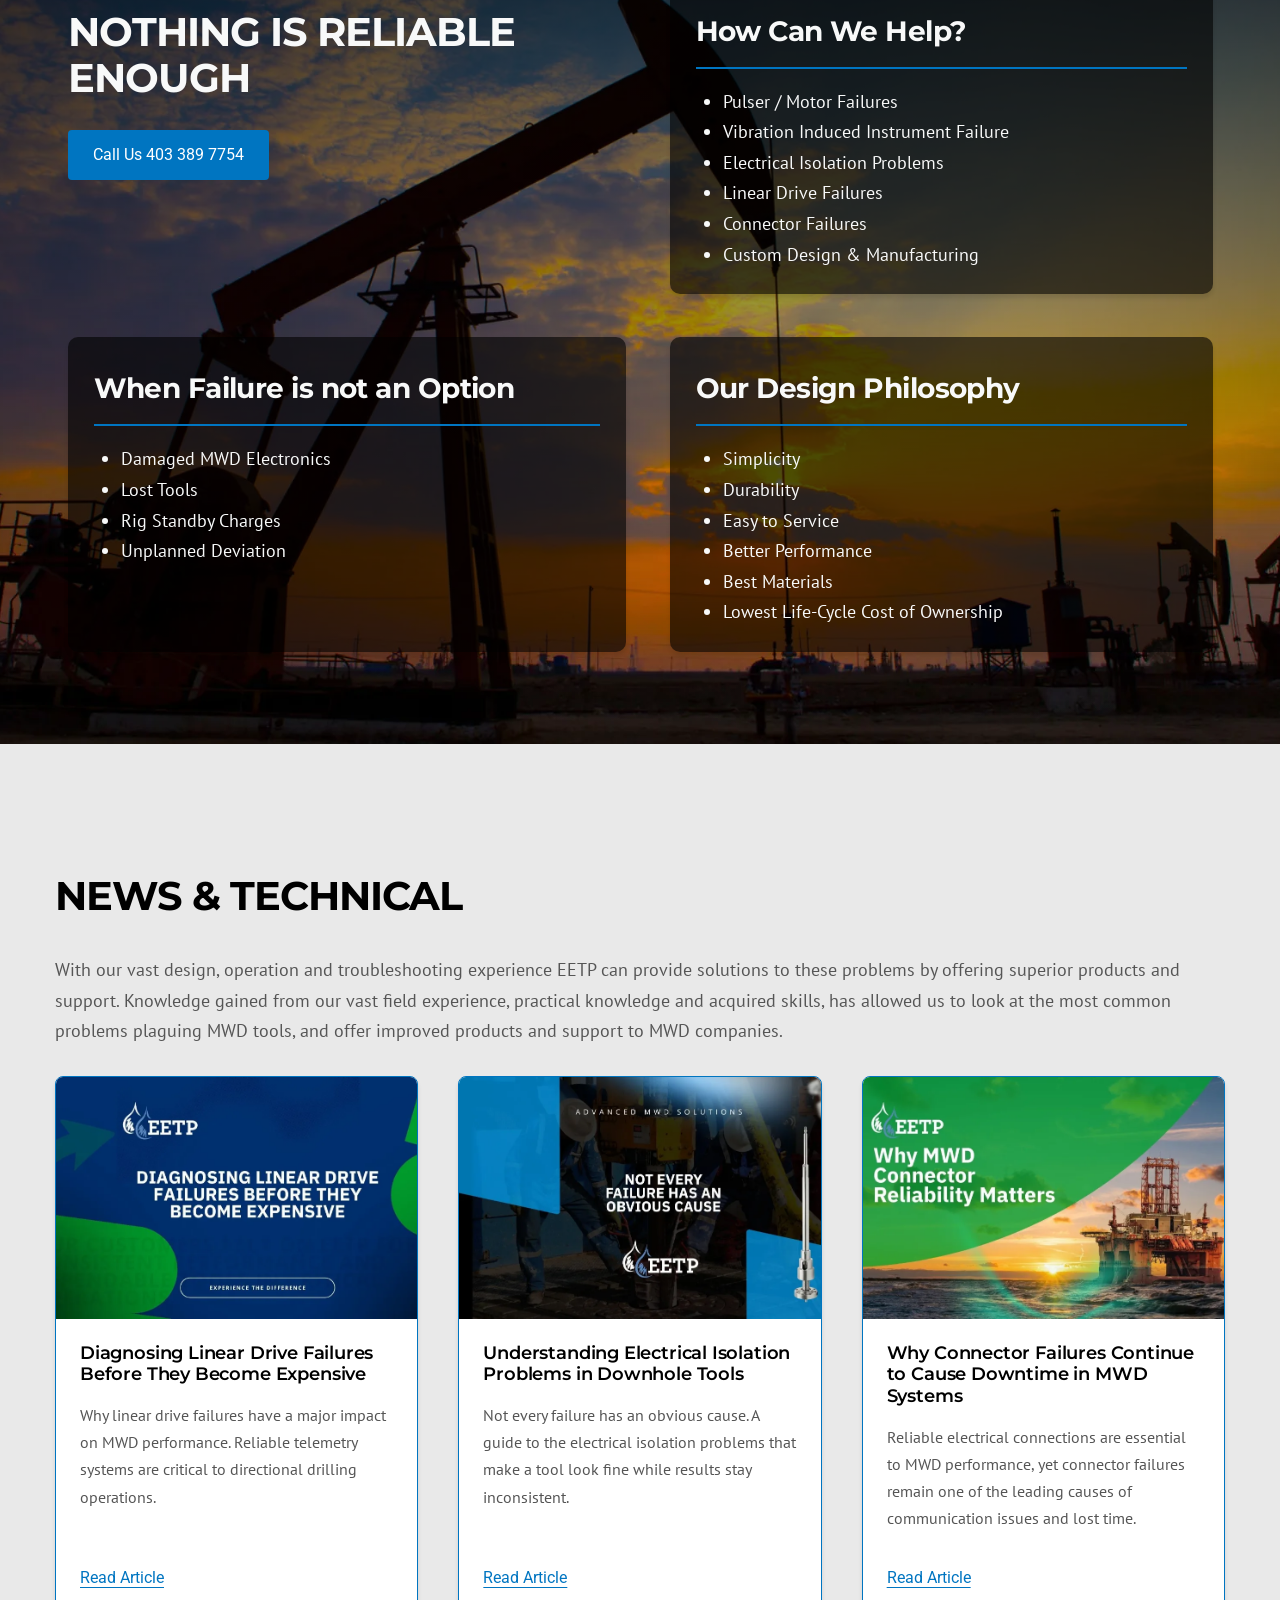
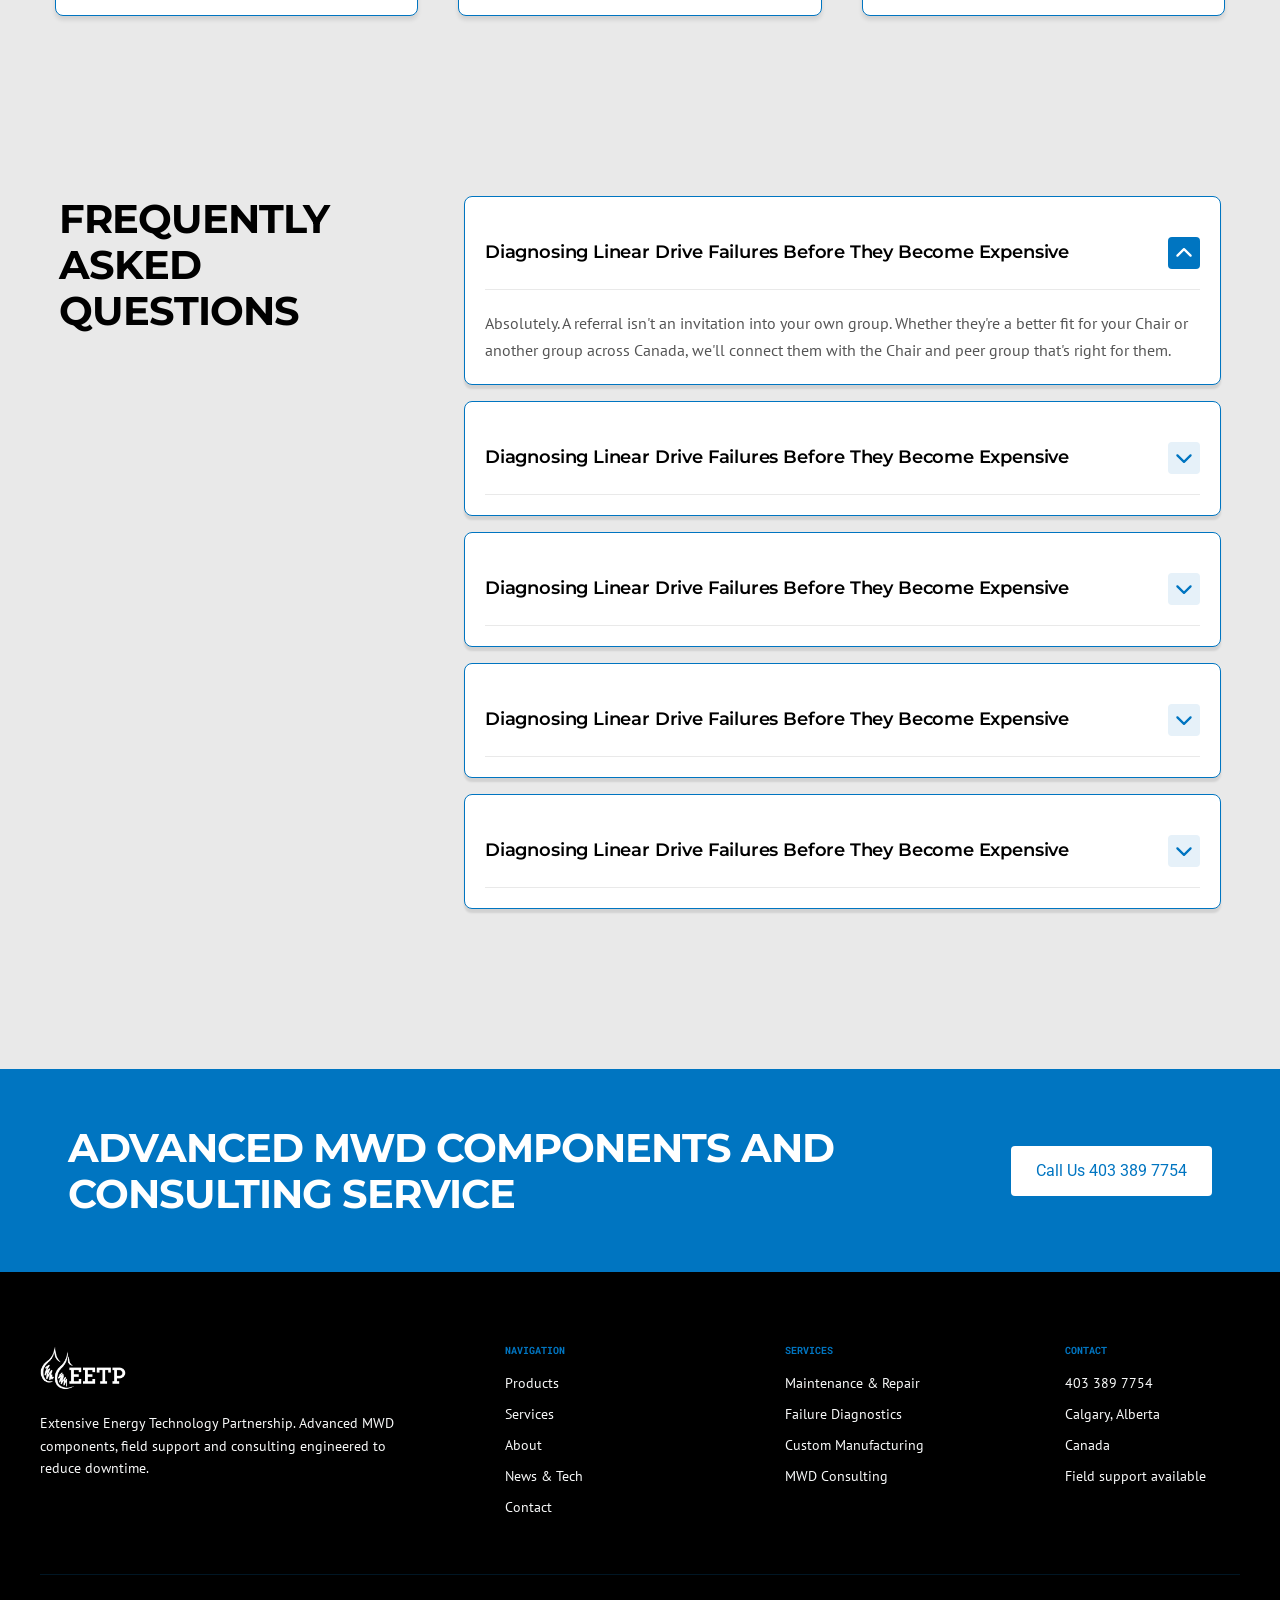
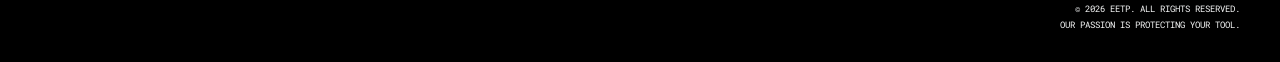
<file: home-01.html>
<!doctype html>
<html lang="en">
<head>
  <meta charset="utf-8">
  <meta name="viewport" content="width=device-width, initial-scale=1">
  <title>EETP | Extensive Energy Technology Partnership — Homepage concept 01</title>
  <meta name="description" content="Homepage design concept 01 for Extensive Energy Technology Partnership (EETP): advanced MWD components, field support and consulting.">
  <meta name="robots" content="noindex, nofollow">
  <meta name="theme-color" content="#000000">
  <link rel="preconnect" href="https://fonts.googleapis.com">
  <link rel="preconnect" href="https://fonts.gstatic.com" crossorigin>
  <link href="https://fonts.googleapis.com/css2?family=Montserrat:wght@400;600;700;800&family=PT+Sans:wght@400;700&family=Roboto:wght@400;500&family=Roboto+Mono:wght@400;700&display=swap" rel="stylesheet">
  <link rel="stylesheet" href="css/tokens.css">
  <link rel="stylesheet" href="css/components.css">
  <link rel="stylesheet" href="css/styles.css">
  <link rel="stylesheet" href="css/variants.css">
  <script>document.documentElement.classList.add('js');</script>
</head>
<body class="page-01">
  <a class="skip-link" href="#products">Skip to content</a>

  <!-- ============ HERO ============ -->
  <header class="hero01" id="top">
    <div class="hero__bg" aria-hidden="true">
      <video class="hero__video" autoplay muted loop playsinline preload="auto">
        <source src="video/hero.mp4" type="video/mp4">
      </video>
      <div class="hero01__shade"></div>
    </div>

    <nav class="nav nav--plain" aria-label="Main">
      <a class="nav__brand" href="#" aria-label="EETP home"><img src="images/logo.png" alt="EETP" width="108" height="56"></a>
      <ul class="nav__links">
        <li><a href="#">Products</a></li>
        <li><a href="#">Services</a></li>
        <li><a href="#">About</a></li>
        <li><a href="#">News &amp; Tech</a></li>
        <li><a href="#">Contact</a></li>
      </ul>
      <a class="btn btn--primary" href="#">Call Us 403 389 7754</a>
    </nav>

    <div class="hero01__content">
      <div class="hero01__statement">
        <p class="hero01__kicker reveal-hero">Our passion is protecting your tool</p>
        <h1 class="hero01__title" data-split>Extensive Energy Technology Partnership</h1>
      </div>
      <aside class="hero01__box reveal-hero reveal-hero--right" aria-label="Capabilities">
        <p>Advanced <em>MWD</em> Components and Consulting</p>
        <div class="hero01__actions">
          <a class="btn btn--primary" href="#">Call Us</a>
          <a class="btn btn--outline-light" href="#">View All Products</a>
        </div>
      </aside>
    </div>
  </header>

  <div class="strip reveal-hero reveal-hero--up">
    <div class="strip__inner">
      <p><b>High durability / lower life-cycle cost</b></p>
      <p><b>Field-proven engineering</b></p>
      <p><b>Reduced rig downtime</b></p>
    </div>
  </div>

  <main>
    <!-- ============ PRODUCTS ============ -->
    <section class="p01" id="products" aria-labelledby="products-title">
      <div class="p01__grid">
        <div class="p01__intro">
          <h2 class="h-1 h-1--caps reveal" id="products-title">Where does EETP fit in the MWD tool protection industry?</h2>
          <p class="reveal" style="--d:.1s">Highest durability, reasonable price, lowest life-cycle cost of ownership. But the big win is that our intelligent and simple designs reduce the risk of rig downtime.</p>
        </div>

        <article class="kit reveal">
          <div class="kit__bg" aria-hidden="true">
            <img src="images/complete-kit.webp" alt="" width="1080" height="1920" loading="lazy">
            <div class="kit__shade"></div>
          </div>
          <div class="kit__head"><span class="kit__flag">Featured system</span><span>01</span></div>
          <div class="kit__body">
            <h3 class="kit__title">Complete MWD Kit</h3>
            <p class="kit__sub">Field-Ready MWD Kits Designed to Reduce Downtime and Improve Performance</p>
            <p class="kit__text">Designed for demanding land and offshore environments, our complete MWD kits provide operators with everything needed to maintain telemetry performance, troubleshoot failures, and perform field repairs with confidence.</p>
            <a class="btn btn--primary" href="#">EXPLORE MWD</a>
          </div>
        </article>

        <article class="pcard01 reveal" style="--d:.05s">
          <div class="pcard01__img"><img src="images/products/universal-pulser.png" alt="Universal Pulser" width="300" height="300" loading="lazy"></div>
          <h3 class="pcard01__title">Universal Pulser</h3>
          <p class="pcard01__text">Servo-poppet mud pulse telemetry with plug and play design.</p>
          <a class="u-link" href="#">View product</a>
        </article>
        <article class="pcard01 reveal" style="--d:.12s">
          <div class="pcard01__img"><img src="images/product.png" alt="MWD Ball-Screw Drive" width="370" height="297" loading="lazy"></div>
          <h3 class="pcard01__title">MWD Ball-Screw Drive</h3>
          <p class="pcard01__text">Field-proven 3 mm pitch ball-screw drive for linear actuation.</p>
          <a class="u-link" href="product.html">View product</a>
        </article>
        <article class="pcard01 reveal" style="--d:.05s">
          <div class="pcard01__img"><img src="images/products/dual-gap-em-sub.png" alt="Dual-Gap EM Sub" width="300" height="300" loading="lazy"></div>
          <h3 class="pcard01__title">Dual-Gap EM Sub</h3>
          <p class="pcard01__text">Prevents fluid invasion and protects EM signal integrity.</p>
          <a class="u-link" href="#">View product</a>
        </article>
        <article class="pcard01 reveal" style="--d:.12s">
          <div class="pcard01__img"><img src="images/products/hi-torque-motor.png" alt="Hi-Torque BLDC Motor" width="300" height="300" loading="lazy"></div>
          <h3 class="pcard01__title">Hi-Torque BLDC Motor</h3>
          <p class="pcard01__text">Shock and vibration resistant, one-piece encapsulated design.</p>
          <a class="u-link" href="#">View product</a>
        </article>
        <article class="pcard01 reveal" style="--d:.19s">
          <div class="pcard01__img"><img src="images/products/latching-rotary-connector.png" alt="Latching Rotary Connector" width="300" height="300" loading="lazy"></div>
          <h3 class="pcard01__title">Latching Rotary Connector</h3>
          <p class="pcard01__text">Patented latching contact for harsh downhole environments.</p>
          <a class="u-link" href="#">View product</a>
        </article>
      </div>
    </section>

    <!-- ============ SERVICES ============ -->
    <section class="s01" aria-labelledby="services-title">
      <div class="s01__inner">
        <h2 class="h-1 h-1--caps reveal" id="services-title">Our Services</h2>
        <div class="s01__list">
          <article class="svc01 reveal">
            <div class="svc01__img" style="--y:76%"><img src="images/service-maintenance.png" alt="" width="500" height="300" loading="lazy"></div>
            <div class="svc01__body">
              <h3 class="svc01__title">Equipment Maintenance And Repair</h3>
              <p class="svc01__text">EETP services everything it sells. Maintenance, repair and refurbishment are available with expedited turnaround and/or spares.</p>
              <a class="svc01__more" href="#">Know More</a>
            </div>
          </article>
          <article class="svc01 reveal" style="--d:.08s">
            <div class="svc01__img" style="--y:76%"><img src="images/service-diagnostics.png" alt="" width="500" height="300" loading="lazy"></div>
            <div class="svc01__body">
              <h3 class="svc01__title">Failure Diagnostics</h3>
              <p class="svc01__text">EETP will analyze failed equipment, diagnose problems and recommend operating practices or equipment design to improve reliability.</p>
              <a class="svc01__more" href="#">Know More</a>
            </div>
          </article>
          <article class="svc01 reveal" style="--d:.16s">
            <div class="svc01__img" style="--y:50%"><img src="images/service-custom.png" alt="" width="500" height="300" loading="lazy"></div>
            <div class="svc01__body">
              <h3 class="svc01__title">Custom Design And Manufacturing</h3>
              <p class="svc01__text">EETP has over 100 years of combined experience in the design, testing and manufacturing of MWD equipment. We can adapt our existing designs or innovate new solutions to difficult challenges you face.</p>
              <a class="svc01__more" href="#">Know More</a>
            </div>
          </article>
        </div>
      </div>
    </section>

    <!-- ============ RELIABILITY ============ -->
    <section class="r01" aria-labelledby="reliability-title">
      <div class="r01__bg" aria-hidden="true"><img src="images/reliability.webp" alt="" width="1920" height="1080" loading="lazy"></div>
      <div class="r01__grid">
        <div class="r01__statement">
          <p class="r01__kicker reveal">Our passion is protecting your tools</p>
          <h2 class="h-1 h-1--caps r01__title reveal" id="reliability-title" style="--d:.08s">Nothing is Reliable Enough</h2>
          <a class="btn btn--primary reveal" style="--d:.16s" href="#">Call Us 403 389 7754</a>
        </div>
        <article class="panel01 panel01--a reveal" style="--d:.1s">
          <h3 class="panel01__title">How Can We Help?</h3>
          <ul>
            <li>Pulser / Motor Failures</li>
            <li>Vibration Induced Instrument Failure</li>
            <li>Electrical Isolation Problems</li>
            <li>Linear Drive Failures</li>
            <li>Connector Failures</li>
            <li>Custom Design &amp; Manufacturing</li>
          </ul>
        </article>
        <article class="panel01 panel01--b reveal">
          <h3 class="panel01__title">When Failure is not an Option</h3>
          <ul>
            <li>Damaged MWD Electronics</li>
            <li>Lost Tools</li>
            <li>Rig Standby Charges</li>
            <li>Unplanned Deviation</li>
          </ul>
        </article>
        <article class="panel01 panel01--c reveal" style="--d:.1s">
          <h3 class="panel01__title">Our Design Philosophy</h3>
          <ul>
            <li>Simplicity</li>
            <li>Durability</li>
            <li>Easy to Service</li>
            <li>Better Performance</li>
            <li>Best Materials</li>
            <li>Lowest Life-Cycle Cost of Ownership</li>
          </ul>
        </article>
      </div>
    </section>

    <!-- ============ NEWS ============ -->
    <section class="n01" aria-labelledby="news-title">
      <div class="n01__inner">
        <div class="n01__head">
          <h2 class="h-1 h-1--caps reveal" id="news-title">News &amp; Technical</h2>
          <p class="reveal" style="--d:.08s">With our vast design, operation and troubleshooting experience EETP can provide solutions to these problems by offering superior products and support. Knowledge gained from our vast field experience, practical knowledge and acquired skills, has allowed us to look at the most common problems plaguing MWD tools, and offer improved products and support to MWD companies.</p>
        </div>
        <div class="n01__row">
          <article class="art01 reveal">
            <div class="art01__img"><img src="images/articles/linear-drive-failures.webp" alt="Diagnosing Linear Drive Failures Before They Become Expensive" width="1000" height="562" loading="lazy"></div>
            <div class="art01__body">
              <h3 class="art01__title">Diagnosing Linear Drive Failures Before They Become Expensive</h3>
              <p class="art01__text">Why linear drive failures have a major impact on MWD performance. Reliable telemetry systems are critical to directional drilling operations.</p>
              <a class="u-link" href="#">Read Article</a>
            </div>
          </article>
          <article class="art01 reveal" style="--d:.1s">
            <div class="art01__img"><img src="images/articles/electrical-isolation.webp" alt="Understanding Electrical Isolation Problems in Downhole Tools" width="1000" height="562" loading="lazy"></div>
            <div class="art01__body">
              <h3 class="art01__title">Understanding Electrical Isolation Problems in Downhole Tools</h3>
              <p class="art01__text">Not every failure has an obvious cause. A guide to the electrical isolation problems that make a tool look fine while results stay inconsistent.</p>
              <a class="u-link" href="#">Read Article</a>
            </div>
          </article>
          <article class="art01 reveal" style="--d:.2s">
            <div class="art01__img"><img src="images/articles/connector-failures.webp" alt="Why Connector Failures Continue to Cause Downtime in MWD Systems" width="1000" height="562" loading="lazy"></div>
            <div class="art01__body">
              <h3 class="art01__title">Why Connector Failures Continue to Cause Downtime in MWD Systems</h3>
              <p class="art01__text">Reliable electrical connections are essential to MWD performance, yet connector failures remain one of the leading causes of communication issues and lost time.</p>
              <a class="u-link" href="#">Read Article</a>
            </div>
          </article>
        </div>
      </div>
    </section>

    <!-- ============ FAQ ============ -->
    <section class="f01" aria-labelledby="faq-title">
      <div class="f01__inner">
        <h2 class="h-1 h-1--caps reveal" id="faq-title">Frequently Asked Questions</h2>
        <div class="acc-list">
          <div class="acc is-open reveal">
            <h3><button class="acc__q" type="button" aria-expanded="true" aria-controls="acc-a1" id="acc-q1"><span>Diagnosing Linear Drive Failures Before They Become Expensive</span><i class="acc__ctl" aria-hidden="true"><img class="is-opened" src="images/acc-open.svg" alt="" width="32" height="32"><img class="is-closed" src="images/acc-closed.svg" alt="" width="32" height="32"></i></button></h3>
            <div class="acc__a" id="acc-a1" role="region" aria-labelledby="acc-q1"><div><p>Absolutely. A referral isn't an invitation into your own group. Whether they're a better fit for your Chair or another group across Canada, we'll connect them with the Chair and peer group that's right for them.</p></div></div>
          </div>
          <div class="acc reveal" style="--d:.06s">
            <h3><button class="acc__q" type="button" aria-expanded="false" aria-controls="acc-a2" id="acc-q2"><span>Diagnosing Linear Drive Failures Before They Become Expensive</span><i class="acc__ctl" aria-hidden="true"><img class="is-opened" src="images/acc-open.svg" alt="" width="32" height="32"><img class="is-closed" src="images/acc-closed.svg" alt="" width="32" height="32"></i></button></h3>
            <div class="acc__a" id="acc-a2" role="region" aria-labelledby="acc-q2"><div><p>Absolutely. A referral isn't an invitation into your own group. Whether they're a better fit for your Chair or another group across Canada, we'll connect them with the Chair and peer group that's right for them.</p></div></div>
          </div>
          <div class="acc reveal" style="--d:.12s">
            <h3><button class="acc__q" type="button" aria-expanded="false" aria-controls="acc-a3" id="acc-q3"><span>Diagnosing Linear Drive Failures Before They Become Expensive</span><i class="acc__ctl" aria-hidden="true"><img class="is-opened" src="images/acc-open.svg" alt="" width="32" height="32"><img class="is-closed" src="images/acc-closed.svg" alt="" width="32" height="32"></i></button></h3>
            <div class="acc__a" id="acc-a3" role="region" aria-labelledby="acc-q3"><div><p>Absolutely. A referral isn't an invitation into your own group. Whether they're a better fit for your Chair or another group across Canada, we'll connect them with the Chair and peer group that's right for them.</p></div></div>
          </div>
          <div class="acc reveal" style="--d:.18s">
            <h3><button class="acc__q" type="button" aria-expanded="false" aria-controls="acc-a4" id="acc-q4"><span>Diagnosing Linear Drive Failures Before They Become Expensive</span><i class="acc__ctl" aria-hidden="true"><img class="is-opened" src="images/acc-open.svg" alt="" width="32" height="32"><img class="is-closed" src="images/acc-closed.svg" alt="" width="32" height="32"></i></button></h3>
            <div class="acc__a" id="acc-a4" role="region" aria-labelledby="acc-q4"><div><p>Absolutely. A referral isn't an invitation into your own group. Whether they're a better fit for your Chair or another group across Canada, we'll connect them with the Chair and peer group that's right for them.</p></div></div>
          </div>
          <div class="acc reveal" style="--d:.24s">
            <h3><button class="acc__q" type="button" aria-expanded="false" aria-controls="acc-a5" id="acc-q5"><span>Diagnosing Linear Drive Failures Before They Become Expensive</span><i class="acc__ctl" aria-hidden="true"><img class="is-opened" src="images/acc-open.svg" alt="" width="32" height="32"><img class="is-closed" src="images/acc-closed.svg" alt="" width="32" height="32"></i></button></h3>
            <div class="acc__a" id="acc-a5" role="region" aria-labelledby="acc-q5"><div><p>Absolutely. A referral isn't an invitation into your own group. Whether they're a better fit for your Chair or another group across Canada, we'll connect them with the Chair and peer group that's right for them.</p></div></div>
          </div>
        </div>
      </div>
    </section>
  </main>

  <!-- ============ CONVERSION + FOOTER ============ -->
  <section class="callout callout--01" aria-label="Contact">
    <div class="container callout__inner">
      <div class="callout__msg reveal">
        <h2 class="callout__title">Advanced MWD Components and Consulting Service</h2>
      </div>
      <a class="btn btn--light reveal" style="--d:.1s" href="#">Call Us 403 389 7754</a>
    </div>
  </section>

  <footer class="footer">
    <div class="container footer__inner">
      <div class="footer__main">
        <div class="footer__brand reveal">
          <img src="images/logo.png" alt="EETP" width="86" height="48" loading="lazy">
          <p>Extensive Energy Technology Partnership. Advanced MWD components, field support and consulting engineered to reduce downtime.</p>
        </div>
        <div class="footer__col reveal" style="--d:.08s">
          <p class="footer__head">Navigation</p>
          <ul>
            <li><a href="#">Products</a></li><li><a href="#">Services</a></li><li><a href="#">About</a></li><li><a href="#">News &amp; Tech</a></li><li><a href="#">Contact</a></li>
          </ul>
        </div>
        <div class="footer__col reveal" style="--d:.16s">
          <p class="footer__head">Services</p>
          <ul>
            <li><a href="#">Maintenance &amp; Repair</a></li><li><a href="#">Failure Diagnostics</a></li><li><a href="#">Custom Manufacturing</a></li><li><a href="#">MWD Consulting</a></li>
          </ul>
        </div>
        <div class="footer__col reveal" style="--d:.24s">
          <p class="footer__head">Contact</p>
          <ul>
            <li>403 389 7754</li><li>Calgary, Alberta</li><li>Canada</li><li>Field support available</li>
          </ul>
        </div>
      </div>
      <div class="footer__bottom">
        <p>© 2026 EETP. ALL RIGHTS RESERVED.</p>
        <p>OUR PASSION IS PROTECTING YOUR TOOL.</p>
      </div>
    </div>
  </footer>

  <script src="js/main.js"></script>
  <script src="js/variants.js"></script>
</body>
</html>
</file>
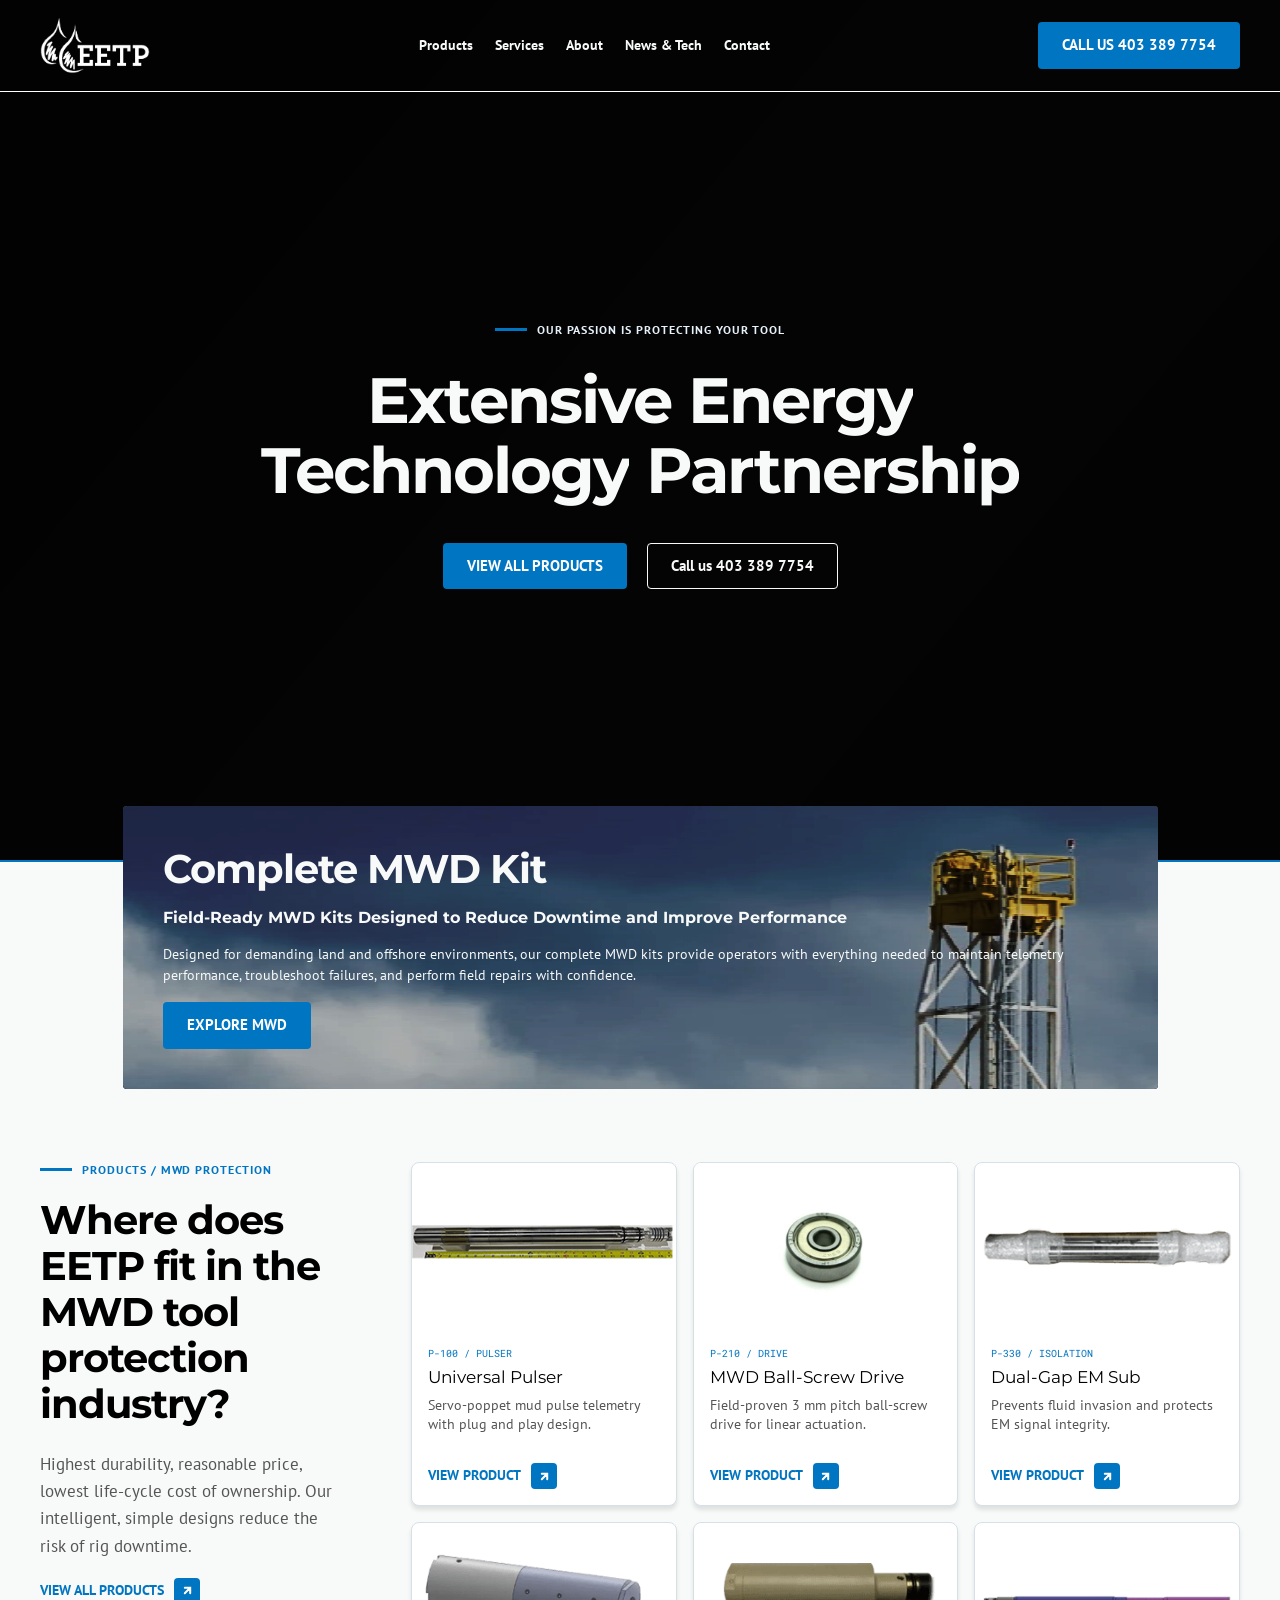
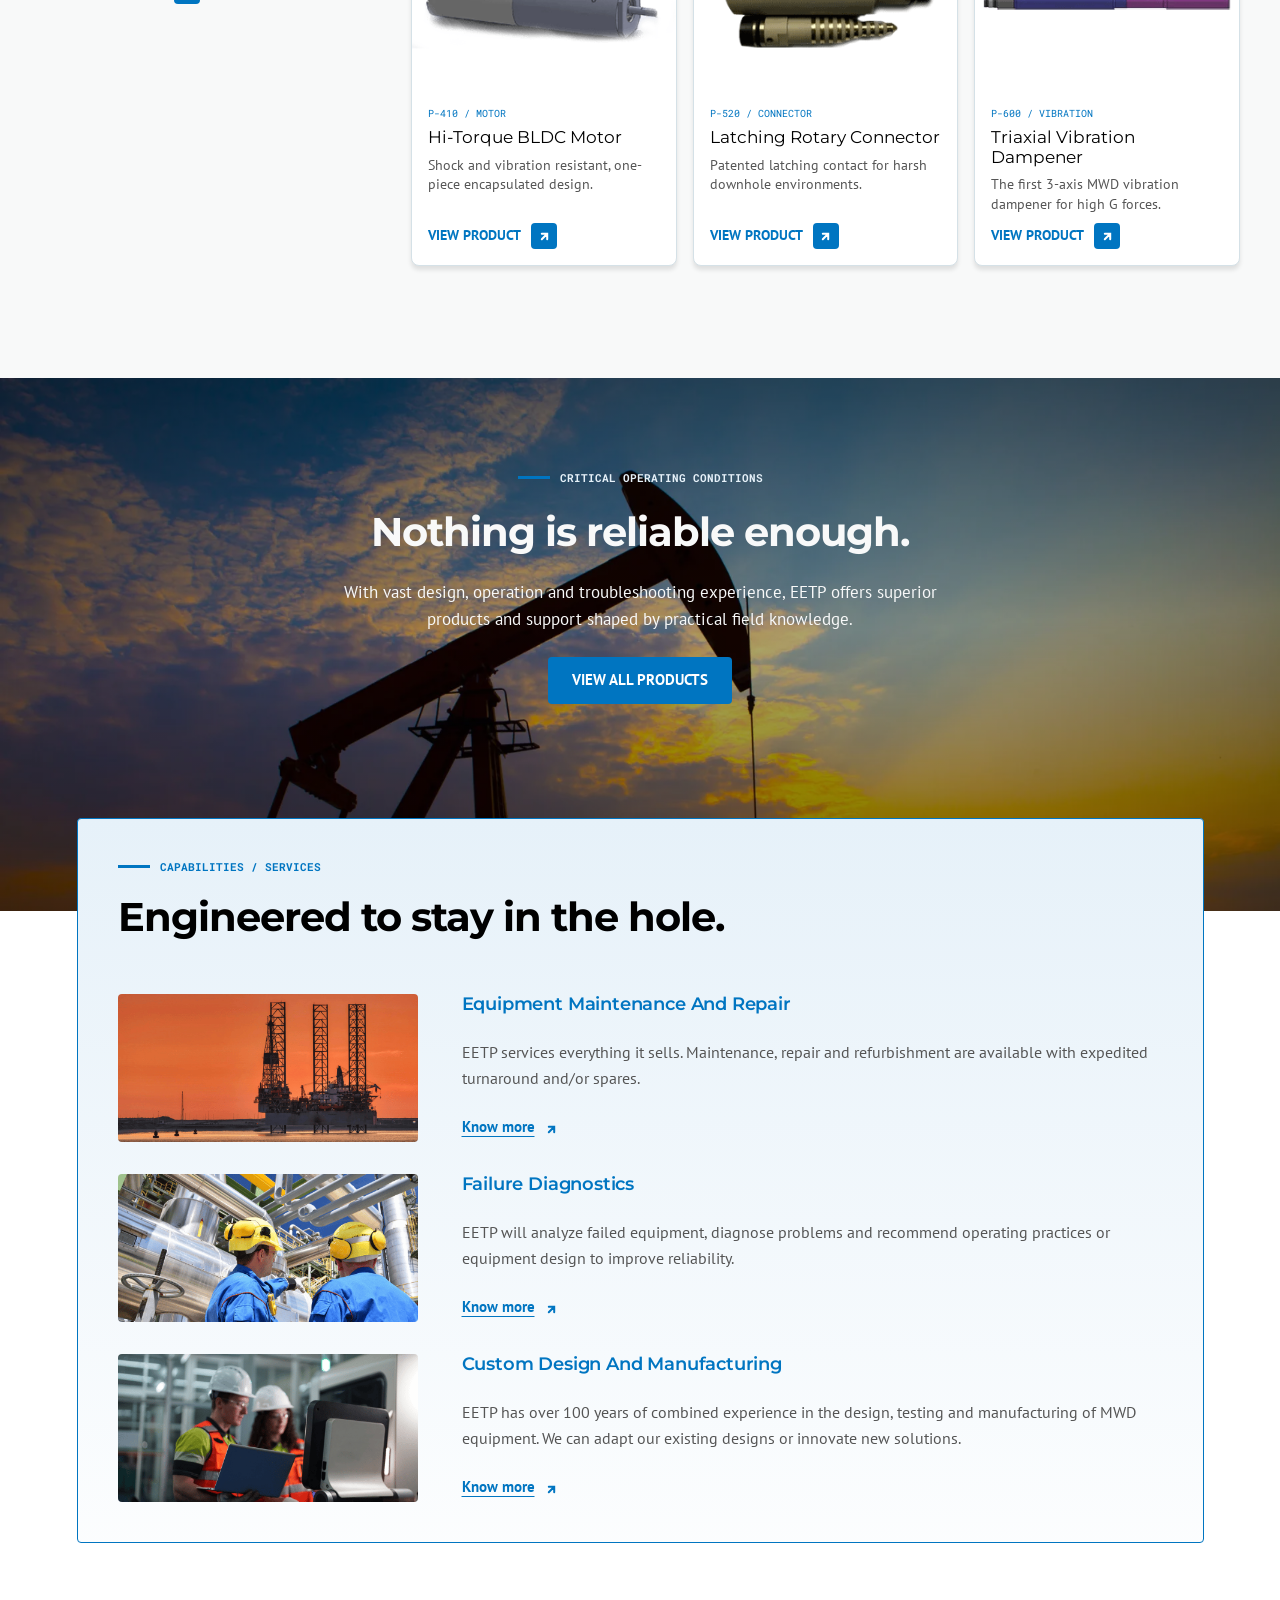
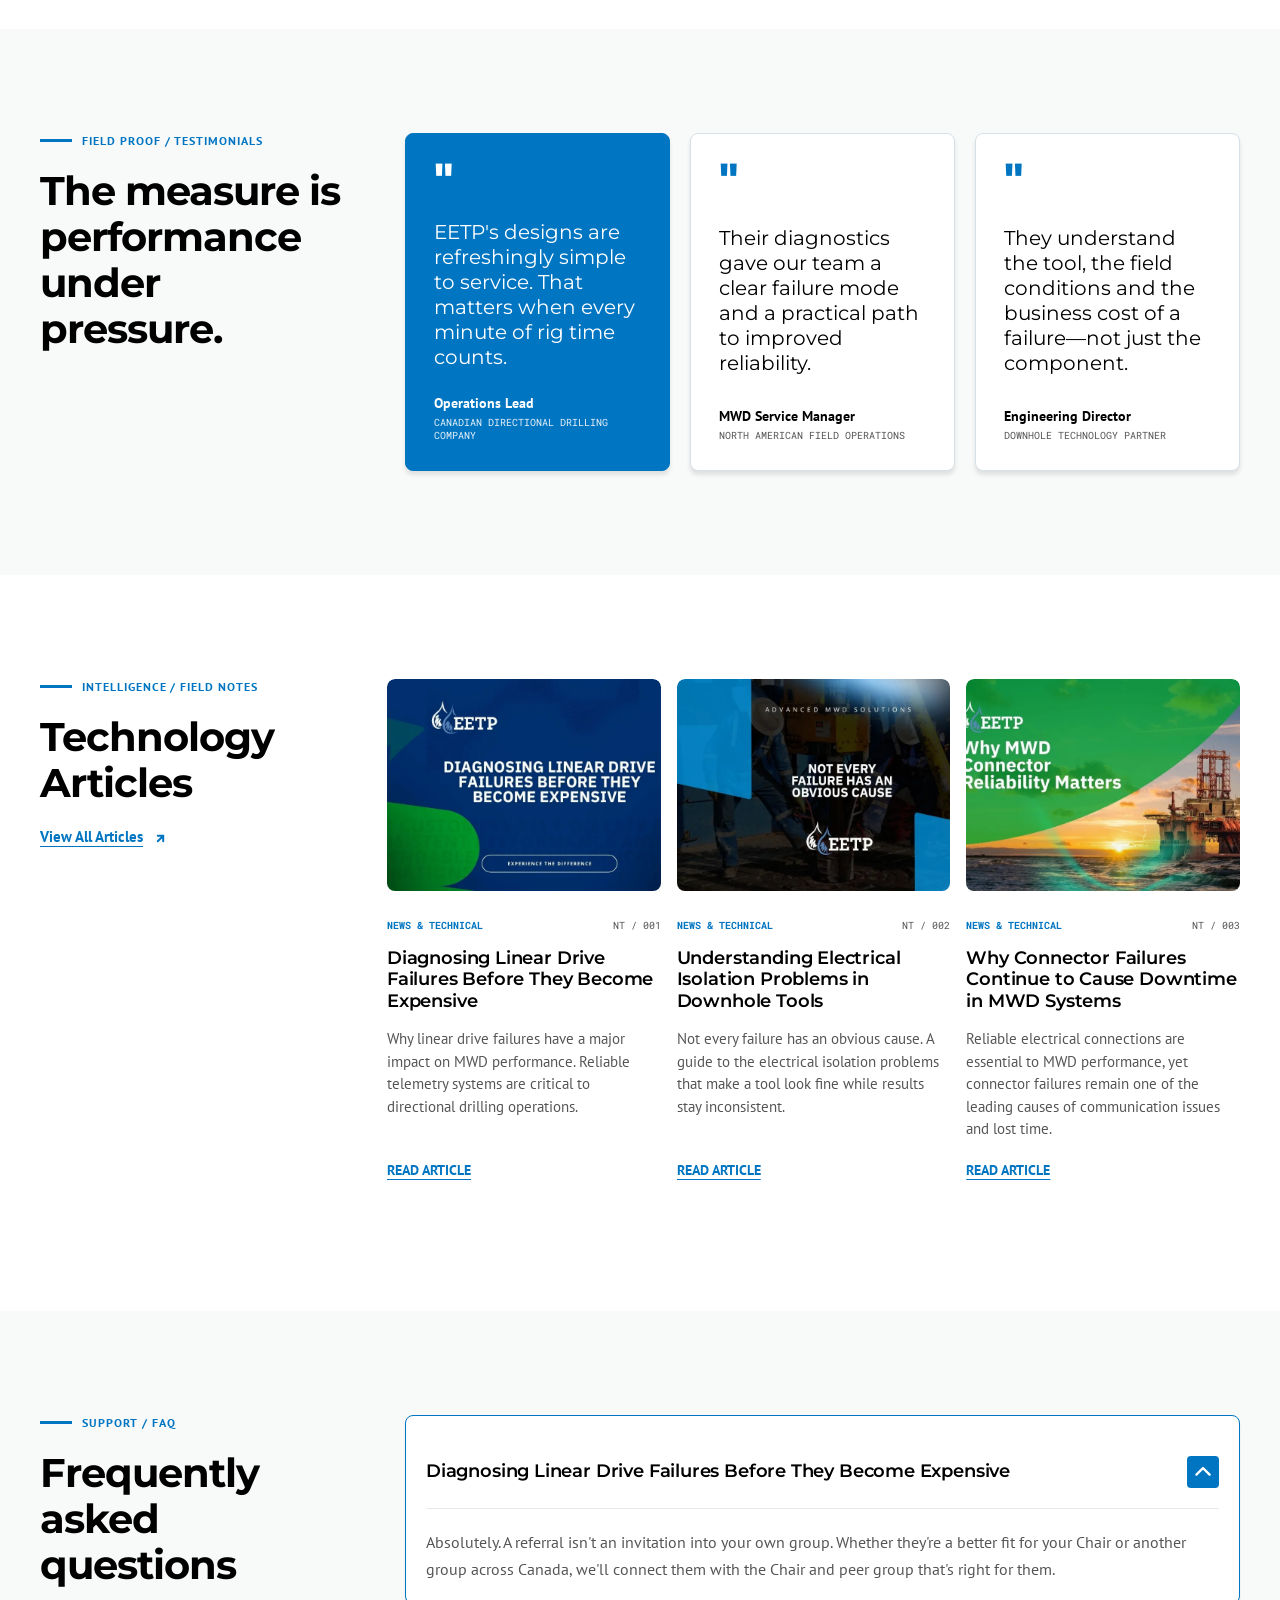
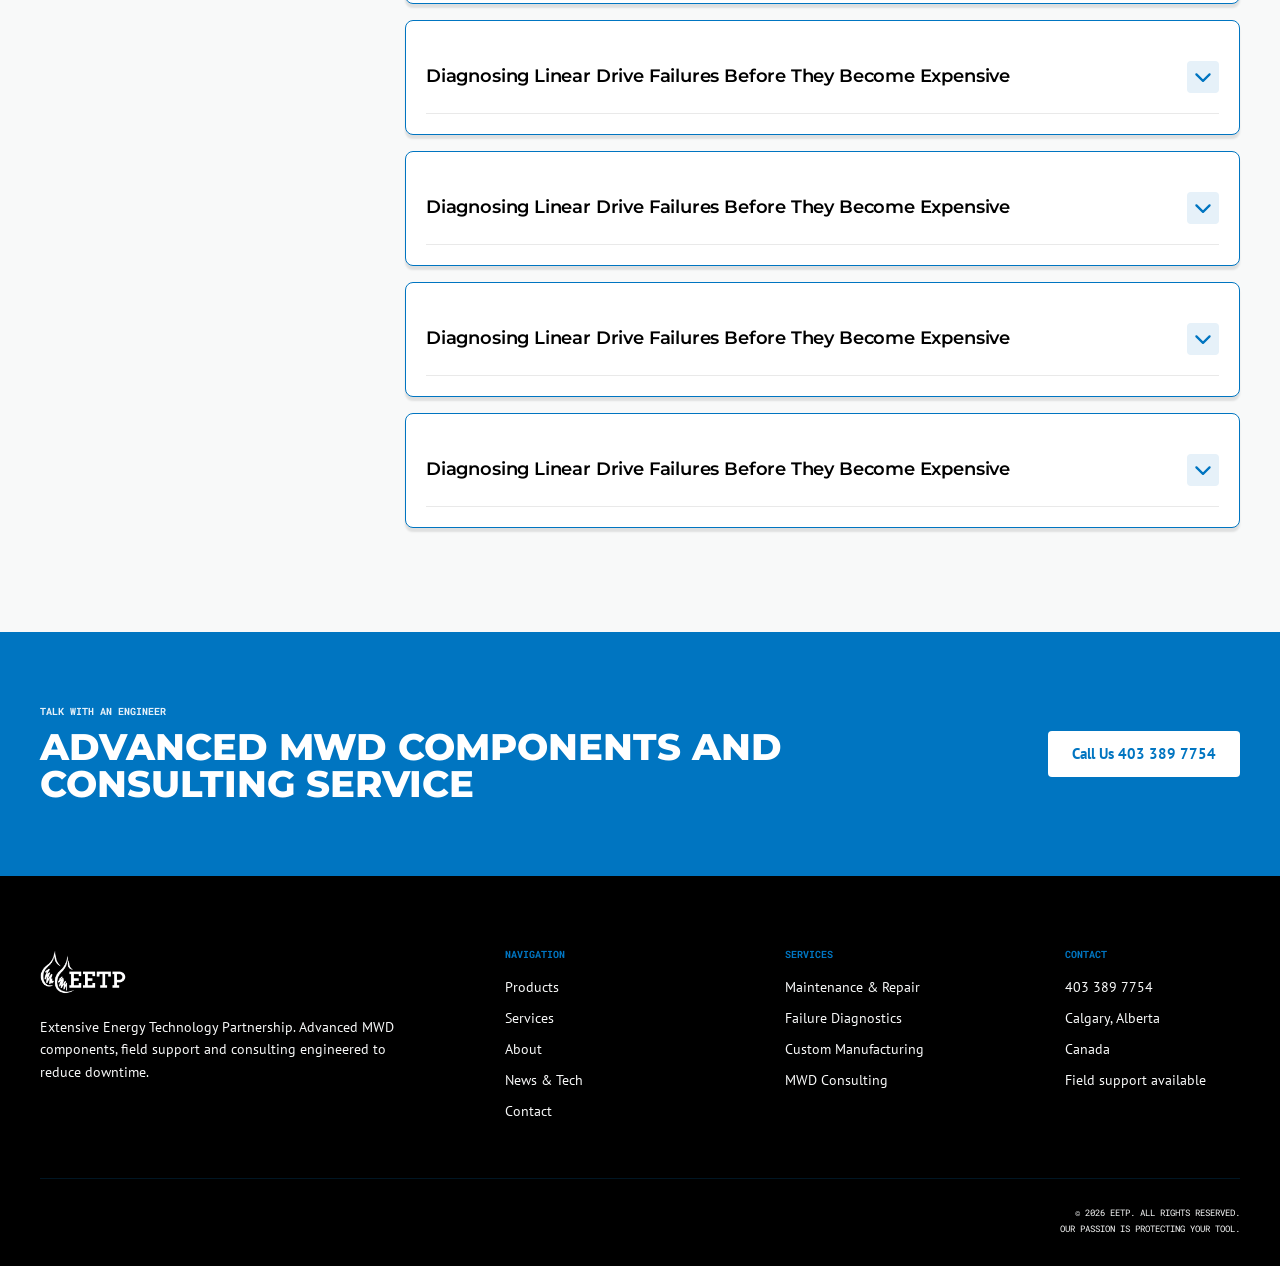
<file: home-03.html>
<!doctype html>
<html lang="en">
<head>
  <meta charset="utf-8">
  <meta name="viewport" content="width=device-width, initial-scale=1">
  <title>EETP | Extensive Energy Technology Partnership — Homepage concept 03</title>
  <meta name="description" content="Homepage design concept 03 for Extensive Energy Technology Partnership (EETP): advanced MWD components, field support and consulting.">
  <meta name="robots" content="noindex, nofollow">
  <meta name="theme-color" content="#000000">
  <link rel="preconnect" href="https://fonts.googleapis.com">
  <link rel="preconnect" href="https://fonts.gstatic.com" crossorigin>
  <link href="https://fonts.googleapis.com/css2?family=Montserrat:wght@400;600;700;800&family=PT+Sans:wght@400;700&family=Roboto+Mono:wght@400;700&display=swap" rel="stylesheet">
  <link rel="stylesheet" href="css/tokens.css">
  <link rel="stylesheet" href="css/components.css">
  <link rel="stylesheet" href="css/styles.css">
  <link rel="stylesheet" href="css/variants.css">
  <script>document.documentElement.classList.add('js');</script>
</head>
<body class="page-03">
  <a class="skip-link" href="#products">Skip to content</a>

  <!-- ============ HERO ============ -->
  <header class="hero hero03" id="top">
    <div class="hero__bg" aria-hidden="true">
      <video class="hero__video" autoplay muted loop playsinline preload="auto">
        <source src="video/hero.mp4" type="video/mp4">
      </video>
      <div class="hero__shade"></div>
    </div>

    <nav class="nav" aria-label="Main">
      <a class="nav__brand" href="#" aria-label="EETP home"><img src="images/logo.png" alt="EETP" width="110" height="68"></a>
      <ul class="nav__links">
        <li><a href="#">Products</a></li>
        <li><a href="#">Services</a></li>
        <li><a href="#">About</a></li>
        <li><a href="#">News &amp; Tech</a></li>
        <li><a href="#">Contact</a></li>
      </ul>
      <a class="btn btn--primary" href="#">CALL US 403 389 7754</a>
    </nav>

    <div class="hero03__content">
      <p class="eyebrow eyebrow--light eyebrow--pt hero03__kicker reveal-hero"><span class="eyebrow__signal"></span>Our passion is protecting your tool</p>
      <h1 class="hero03__title" data-split>Extensive Energy Technology Partnership</h1>
      <div class="hero03__actions reveal-hero">
        <a class="btn btn--primary" href="#">VIEW ALL PRODUCTS</a>
        <a class="btn btn--outline-light" href="#">Call us 403 389 7754</a>
      </div>
    </div>
  </header>

  <main>
    <!-- ============ PRODUCTS ============ -->
    <section class="p03" id="products" aria-labelledby="products-title">
      <article class="kit03 reveal">
        <div class="kit03__bg" aria-hidden="true"><img src="images/kit-wide.webp" alt="" width="576" height="1024" loading="lazy"></div>
        <div class="kit03__body">
          <h2 class="kit03__title">Complete MWD Kit</h2>
          <p class="kit03__sub">Field-Ready MWD Kits Designed to Reduce Downtime and Improve Performance</p>
          <p class="kit03__text">Designed for demanding land and offshore environments, our complete MWD kits provide operators with everything needed to maintain telemetry performance, troubleshoot failures, and perform field repairs with confidence.</p>
          <a class="btn btn--primary" href="#">EXPLORE MWD</a>
        </div>
      </article>

      <div class="p03__inner">
        <div class="intro03">
          <div class="intro03__head">
            <p class="eyebrow eyebrow--pt reveal"><span class="eyebrow__signal"></span>Products / MWD protection</p>
            <h2 class="h-1 reveal" id="products-title" style="--d:.08s">Where does EETP fit in the MWD tool protection industry?</h2>
          </div>
          <div class="intro03__copy reveal" style="--d:.16s">
            <p class="lead">Highest durability, reasonable price, lowest life-cycle cost of ownership. Our intelligent, simple designs reduce the risk of rig downtime.</p>
            <a class="text-link" href="#"><span>View all products</span><i class="arrow-tile"><img src="images/arrow-up-right.svg" alt="" width="13" height="13"></i></a>
          </div>
        </div>

        <div class="cards03">
          <article class="card reveal" style="--d:.05s">
            <div class="card__media"><img src="images/products/universal-pulser.png" alt="Universal Pulser" width="300" height="300" loading="lazy"></div>
            <div class="card__body">
              <p class="card__code">P-100 / PULSER</p>
              <h3 class="card__title">Universal Pulser</h3>
              <p class="card__text">Servo-poppet mud pulse telemetry with plug and play design.</p>
              <a class="text-link" href="#"><span>View product</span><i class="arrow-tile"><img src="images/arrow-up-right.svg" alt="" width="13" height="13"></i></a>
            </div>
          </article>
          <article class="card reveal" style="--d:.12s">
            <div class="card__media"><img src="images/product.png" alt="MWD Ball-Screw Drive" width="370" height="297" loading="lazy"></div>
            <div class="card__body">
              <p class="card__code">P-210 / DRIVE</p>
              <h3 class="card__title">MWD Ball-Screw Drive</h3>
              <p class="card__text">Field-proven 3 mm pitch ball-screw drive for linear actuation.</p>
              <a class="text-link" href="product.html"><span>View product</span><i class="arrow-tile"><img src="images/arrow-up-right.svg" alt="" width="13" height="13"></i></a>
            </div>
          </article>
          <article class="card reveal" style="--d:.19s">
            <div class="card__media"><img src="images/products/dual-gap-em-sub.png" alt="Dual-Gap EM Sub" width="300" height="300" loading="lazy"></div>
            <div class="card__body">
              <p class="card__code">P-330 / ISOLATION</p>
              <h3 class="card__title">Dual-Gap EM Sub</h3>
              <p class="card__text">Prevents fluid invasion and protects EM signal integrity.</p>
              <a class="text-link" href="#"><span>View product</span><i class="arrow-tile"><img src="images/arrow-up-right.svg" alt="" width="13" height="13"></i></a>
            </div>
          </article>
          <article class="card reveal" style="--d:.05s">
            <div class="card__media"><img src="images/products/hi-torque-motor.png" alt="Hi-Torque BLDC Motor" width="300" height="300" loading="lazy"></div>
            <div class="card__body">
              <p class="card__code">P-410 / MOTOR</p>
              <h3 class="card__title">Hi-Torque BLDC Motor</h3>
              <p class="card__text">Shock and vibration resistant, one-piece encapsulated design.</p>
              <a class="text-link" href="#"><span>View product</span><i class="arrow-tile"><img src="images/arrow-up-right.svg" alt="" width="13" height="13"></i></a>
            </div>
          </article>
          <article class="card reveal" style="--d:.12s">
            <div class="card__media"><img src="images/products/latching-rotary-connector.png" alt="Latching Rotary Connector" width="300" height="300" loading="lazy"></div>
            <div class="card__body">
              <p class="card__code">P-520 / CONNECTOR</p>
              <h3 class="card__title">Latching Rotary Connector</h3>
              <p class="card__text">Patented latching contact for harsh downhole environments.</p>
              <a class="text-link" href="#"><span>View product</span><i class="arrow-tile"><img src="images/arrow-up-right.svg" alt="" width="13" height="13"></i></a>
            </div>
          </article>
          <article class="card reveal" style="--d:.19s">
            <div class="card__media"><img src="images/products/triaxial-vibration-dampener.png" alt="Triaxial Vibration Dampener" width="300" height="300" loading="lazy"></div>
            <div class="card__body">
              <p class="card__code">P-600 / VIBRATION</p>
              <h3 class="card__title">Triaxial Vibration Dampener</h3>
              <p class="card__text">The first 3-axis MWD vibration dampener for high G forces.</p>
              <a class="text-link" href="#"><span>View product</span><i class="arrow-tile"><img src="images/arrow-up-right.svg" alt="" width="13" height="13"></i></a>
            </div>
          </article>
        </div>
      </div>
    </section>

    <!-- ============ RELIABILITY ============ -->
    <section class="r03" aria-labelledby="reliability-title">
      <div class="r03__bg" aria-hidden="true"><img src="images/reliability.webp" alt="" width="1920" height="1080" loading="lazy"></div>
      <div class="r03__statement">
        <p class="eyebrow eyebrow--light reveal"><span class="eyebrow__signal"></span>Critical operating conditions</p>
        <h2 class="h-1 reveal" id="reliability-title" style="--d:.08s">Nothing is reliable enough.</h2>
        <p class="reveal" style="--d:.16s">With vast design, operation and troubleshooting experience, EETP offers superior products and support shaped by practical field knowledge.</p>
        <a class="btn btn--primary reveal" style="--d:.22s" href="#">VIEW ALL PRODUCTS</a>
      </div>
    </section>

    <!-- ============ SERVICES (floats over the reliability photo) ============ -->
    <section class="s03" aria-labelledby="services-title">
      <div class="svc03 reveal">
        <div class="svc03__head">
          <p class="eyebrow"><span class="eyebrow__signal"></span>Capabilities / services</p>
          <h2 class="h-1" id="services-title">Engineered to stay in the hole.</h2>
        </div>
        <div class="svc03__list">
          <article class="row03">
            <div class="row03__img"><img src="images/service-maintenance.png" alt="" width="500" height="300" loading="lazy"></div>
            <div class="row03__body">
              <h3 class="row03__title">Equipment Maintenance And Repair</h3>
              <p class="row03__text">EETP services everything it sells. Maintenance, repair and refurbishment are available with expedited turnaround and/or spares.</p>
              <a class="more03" href="#"><span>Know more</span><i><img src="images/arrow-up-right-accent.svg" alt="" width="13" height="13"></i></a>
            </div>
          </article>
          <article class="row03">
            <div class="row03__img"><img src="images/service-diagnostics.png" alt="" width="500" height="300" loading="lazy"></div>
            <div class="row03__body">
              <h3 class="row03__title">Failure Diagnostics</h3>
              <p class="row03__text">EETP will analyze failed equipment, diagnose problems and recommend operating practices or equipment design to improve reliability.</p>
              <a class="more03" href="#"><span>Know more</span><i><img src="images/arrow-up-right-accent.svg" alt="" width="13" height="13"></i></a>
            </div>
          </article>
          <article class="row03">
            <div class="row03__img"><img src="images/service-custom.png" alt="" width="500" height="300" loading="lazy"></div>
            <div class="row03__body">
              <h3 class="row03__title">Custom Design And Manufacturing</h3>
              <p class="row03__text">EETP has over 100 years of combined experience in the design, testing and manufacturing of MWD equipment. We can adapt our existing designs or innovate new solutions.</p>
              <a class="more03" href="#"><span>Know more</span><i><img src="images/arrow-up-right-accent.svg" alt="" width="13" height="13"></i></a>
            </div>
          </article>
        </div>
      </div>
    </section>

    <!-- ============ TESTIMONIALS ============ -->
    <section class="t03" aria-labelledby="proof-title">
      <div class="t03__inner">
        <div class="intro03">
          <div class="intro03__head">
            <p class="eyebrow eyebrow--pt reveal"><span class="eyebrow__signal"></span>Field proof / testimonials</p>
            <h2 class="h-1 reveal" id="proof-title" style="--d:.08s">The measure is performance under pressure.</h2>
          </div>
        </div>
        <div class="quotes">
          <figure class="quote quote--accent reveal">
            <span class="quote__mark" aria-hidden="true">"</span>
            <blockquote class="quote__text">EETP's designs are refreshingly simple to service. That matters when every minute of rig time counts.</blockquote>
            <figcaption class="quote__by"><strong>Operations Lead</strong><span>Canadian directional drilling company</span></figcaption>
          </figure>
          <figure class="quote reveal" style="--d:.1s">
            <span class="quote__mark" aria-hidden="true">"</span>
            <blockquote class="quote__text">Their diagnostics gave our team a clear failure mode and a practical path to improved reliability.</blockquote>
            <figcaption class="quote__by"><strong>MWD Service Manager</strong><span>North American field operations</span></figcaption>
          </figure>
          <figure class="quote reveal" style="--d:.2s">
            <span class="quote__mark" aria-hidden="true">"</span>
            <blockquote class="quote__text">They understand the tool, the field conditions and the business cost of a failure—not just the component.</blockquote>
            <figcaption class="quote__by"><strong>Engineering Director</strong><span>Downhole technology partner</span></figcaption>
          </figure>
        </div>
      </div>
    </section>

    <!-- ============ NEWS ============ -->
    <section class="n03" aria-labelledby="news-title">
      <div class="n03__inner">
        <div class="intro03">
          <div class="intro03__head">
            <p class="eyebrow eyebrow--pt reveal"><span class="eyebrow__signal"></span>Intelligence / field notes</p>
            <h2 class="h-1 reveal" id="news-title" style="--d:.08s">Technology Articles</h2>
            <a class="more03 reveal" style="--d:.16s" href="#"><span>View All Articles</span><i><img src="images/arrow-up-right-accent.svg" alt="" width="13" height="13"></i></a>
          </div>
        </div>
        <div class="arts03">
          <article class="art03 reveal">
            <div class="art03__img"><img src="images/articles/linear-drive-failures.webp" alt="Diagnosing Linear Drive Failures Before They Become Expensive" width="1000" height="562" loading="lazy"></div>
            <div class="art03__body">
              <div class="art03__meta"><span class="art03__flag">News &amp; Technical</span><span>NT / 001</span></div>
              <h3 class="art03__title">Diagnosing Linear Drive Failures Before They Become Expensive</h3>
              <p class="art03__text">Why linear drive failures have a major impact on MWD performance. Reliable telemetry systems are critical to directional drilling operations.</p>
              <a class="read-link" href="#">Read Article</a>
            </div>
          </article>
          <article class="art03 reveal" style="--d:.1s">
            <div class="art03__img"><img src="images/articles/electrical-isolation.webp" alt="Understanding Electrical Isolation Problems in Downhole Tools" width="1000" height="562" loading="lazy"></div>
            <div class="art03__body">
              <div class="art03__meta"><span class="art03__flag">News &amp; Technical</span><span>NT / 002</span></div>
              <h3 class="art03__title">Understanding Electrical Isolation Problems in Downhole Tools</h3>
              <p class="art03__text">Not every failure has an obvious cause. A guide to the electrical isolation problems that make a tool look fine while results stay inconsistent.</p>
              <a class="read-link" href="#">Read Article</a>
            </div>
          </article>
          <article class="art03 reveal" style="--d:.2s">
            <div class="art03__img"><img src="images/articles/connector-failures.webp" alt="Why Connector Failures Continue to Cause Downtime in MWD Systems" width="1000" height="562" loading="lazy"></div>
            <div class="art03__body">
              <div class="art03__meta"><span class="art03__flag">News &amp; Technical</span><span>NT / 003</span></div>
              <h3 class="art03__title">Why Connector Failures Continue to Cause Downtime in MWD Systems</h3>
              <p class="art03__text">Reliable electrical connections are essential to MWD performance, yet connector failures remain one of the leading causes of communication issues and lost time.</p>
              <a class="read-link" href="#">Read Article</a>
            </div>
          </article>
        </div>
      </div>
    </section>

    <!-- ============ FAQ ============ -->
    <section class="f03" aria-labelledby="faq-title">
      <div class="f03__inner">
        <div class="intro03">
          <div class="intro03__head">
            <p class="eyebrow eyebrow--pt reveal"><span class="eyebrow__signal"></span>Support / FAQ</p>
            <h2 class="h-1 reveal" id="faq-title" style="--d:.08s">Frequently asked questions</h2>
          </div>
        </div>
        <div class="acc-list">
          <div class="acc is-open reveal">
            <h3><button class="acc__q" type="button" aria-expanded="true" aria-controls="acc-a1" id="acc-q1"><span>Diagnosing Linear Drive Failures Before They Become Expensive</span><i class="acc__ctl" aria-hidden="true"><img class="is-opened" src="images/acc-open.svg" alt="" width="32" height="32"><img class="is-closed" src="images/acc-closed.svg" alt="" width="32" height="32"></i></button></h3>
            <div class="acc__a" id="acc-a1" role="region" aria-labelledby="acc-q1"><div><p>Absolutely. A referral isn't an invitation into your own group. Whether they're a better fit for your Chair or another group across Canada, we'll connect them with the Chair and peer group that's right for them.</p></div></div>
          </div>
          <div class="acc reveal" style="--d:.06s">
            <h3><button class="acc__q" type="button" aria-expanded="false" aria-controls="acc-a2" id="acc-q2"><span>Diagnosing Linear Drive Failures Before They Become Expensive</span><i class="acc__ctl" aria-hidden="true"><img class="is-opened" src="images/acc-open.svg" alt="" width="32" height="32"><img class="is-closed" src="images/acc-closed.svg" alt="" width="32" height="32"></i></button></h3>
            <div class="acc__a" id="acc-a2" role="region" aria-labelledby="acc-q2"><div><p>Absolutely. A referral isn't an invitation into your own group. Whether they're a better fit for your Chair or another group across Canada, we'll connect them with the Chair and peer group that's right for them.</p></div></div>
          </div>
          <div class="acc reveal" style="--d:.12s">
            <h3><button class="acc__q" type="button" aria-expanded="false" aria-controls="acc-a3" id="acc-q3"><span>Diagnosing Linear Drive Failures Before They Become Expensive</span><i class="acc__ctl" aria-hidden="true"><img class="is-opened" src="images/acc-open.svg" alt="" width="32" height="32"><img class="is-closed" src="images/acc-closed.svg" alt="" width="32" height="32"></i></button></h3>
            <div class="acc__a" id="acc-a3" role="region" aria-labelledby="acc-q3"><div><p>Absolutely. A referral isn't an invitation into your own group. Whether they're a better fit for your Chair or another group across Canada, we'll connect them with the Chair and peer group that's right for them.</p></div></div>
          </div>
          <div class="acc reveal" style="--d:.18s">
            <h3><button class="acc__q" type="button" aria-expanded="false" aria-controls="acc-a4" id="acc-q4"><span>Diagnosing Linear Drive Failures Before They Become Expensive</span><i class="acc__ctl" aria-hidden="true"><img class="is-opened" src="images/acc-open.svg" alt="" width="32" height="32"><img class="is-closed" src="images/acc-closed.svg" alt="" width="32" height="32"></i></button></h3>
            <div class="acc__a" id="acc-a4" role="region" aria-labelledby="acc-q4"><div><p>Absolutely. A referral isn't an invitation into your own group. Whether they're a better fit for your Chair or another group across Canada, we'll connect them with the Chair and peer group that's right for them.</p></div></div>
          </div>
          <div class="acc reveal" style="--d:.24s">
            <h3><button class="acc__q" type="button" aria-expanded="false" aria-controls="acc-a5" id="acc-q5"><span>Diagnosing Linear Drive Failures Before They Become Expensive</span><i class="acc__ctl" aria-hidden="true"><img class="is-opened" src="images/acc-open.svg" alt="" width="32" height="32"><img class="is-closed" src="images/acc-closed.svg" alt="" width="32" height="32"></i></button></h3>
            <div class="acc__a" id="acc-a5" role="region" aria-labelledby="acc-q5"><div><p>Absolutely. A referral isn't an invitation into your own group. Whether they're a better fit for your Chair or another group across Canada, we'll connect them with the Chair and peer group that's right for them.</p></div></div>
          </div>
        </div>
      </div>
    </section>
  </main>

  <!-- ============ CONVERSION + FOOTER ============ -->
  <section class="callout" aria-label="Contact">
    <div class="container callout__inner">
      <div class="callout__msg reveal">
        <p class="callout__flag">Talk with an engineer</p>
        <h2 class="callout__title">Advanced MWD Components and Consulting Service</h2>
      </div>
      <a class="btn btn--light reveal" style="--d:.1s" href="#">Call Us 403 389 7754</a>
    </div>
  </section>

  <footer class="footer">
    <div class="container footer__inner">
      <div class="footer__main">
        <div class="footer__brand reveal">
          <img src="images/logo.png" alt="EETP" width="86" height="48" loading="lazy">
          <p>Extensive Energy Technology Partnership. Advanced MWD components, field support and consulting engineered to reduce downtime.</p>
        </div>
        <div class="footer__col reveal" style="--d:.08s">
          <p class="footer__head">Navigation</p>
          <ul>
            <li><a href="#">Products</a></li><li><a href="#">Services</a></li><li><a href="#">About</a></li><li><a href="#">News &amp; Tech</a></li><li><a href="#">Contact</a></li>
          </ul>
        </div>
        <div class="footer__col reveal" style="--d:.16s">
          <p class="footer__head">Services</p>
          <ul>
            <li><a href="#">Maintenance &amp; Repair</a></li><li><a href="#">Failure Diagnostics</a></li><li><a href="#">Custom Manufacturing</a></li><li><a href="#">MWD Consulting</a></li>
          </ul>
        </div>
        <div class="footer__col reveal" style="--d:.24s">
          <p class="footer__head">Contact</p>
          <ul>
            <li>403 389 7754</li><li>Calgary, Alberta</li><li>Canada</li><li>Field support available</li>
          </ul>
        </div>
      </div>
      <div class="footer__bottom">
        <p>© 2026 EETP. ALL RIGHTS RESERVED.</p>
        <p>OUR PASSION IS PROTECTING YOUR TOOL.</p>
      </div>
    </div>
  </footer>

  <script src="js/main.js"></script>
  <script src="js/variants.js"></script>
</body>
</html>
</file>
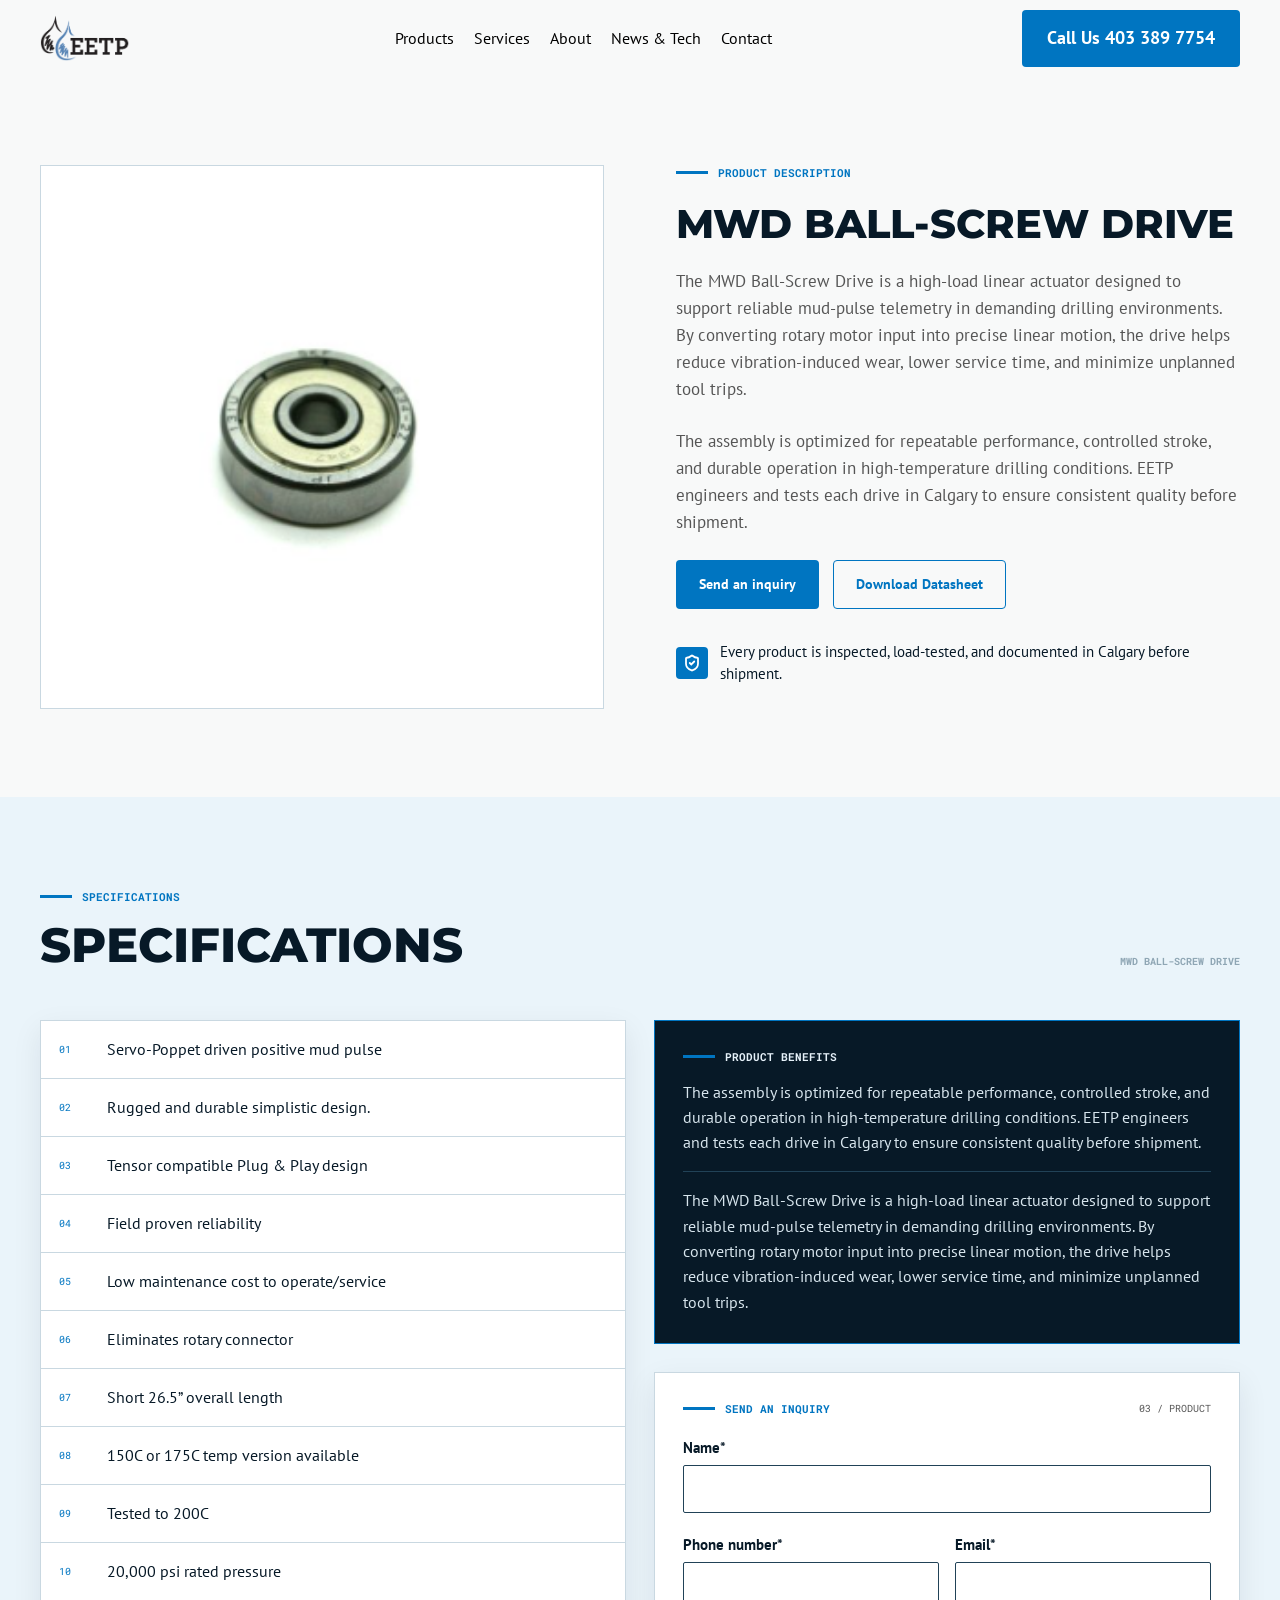
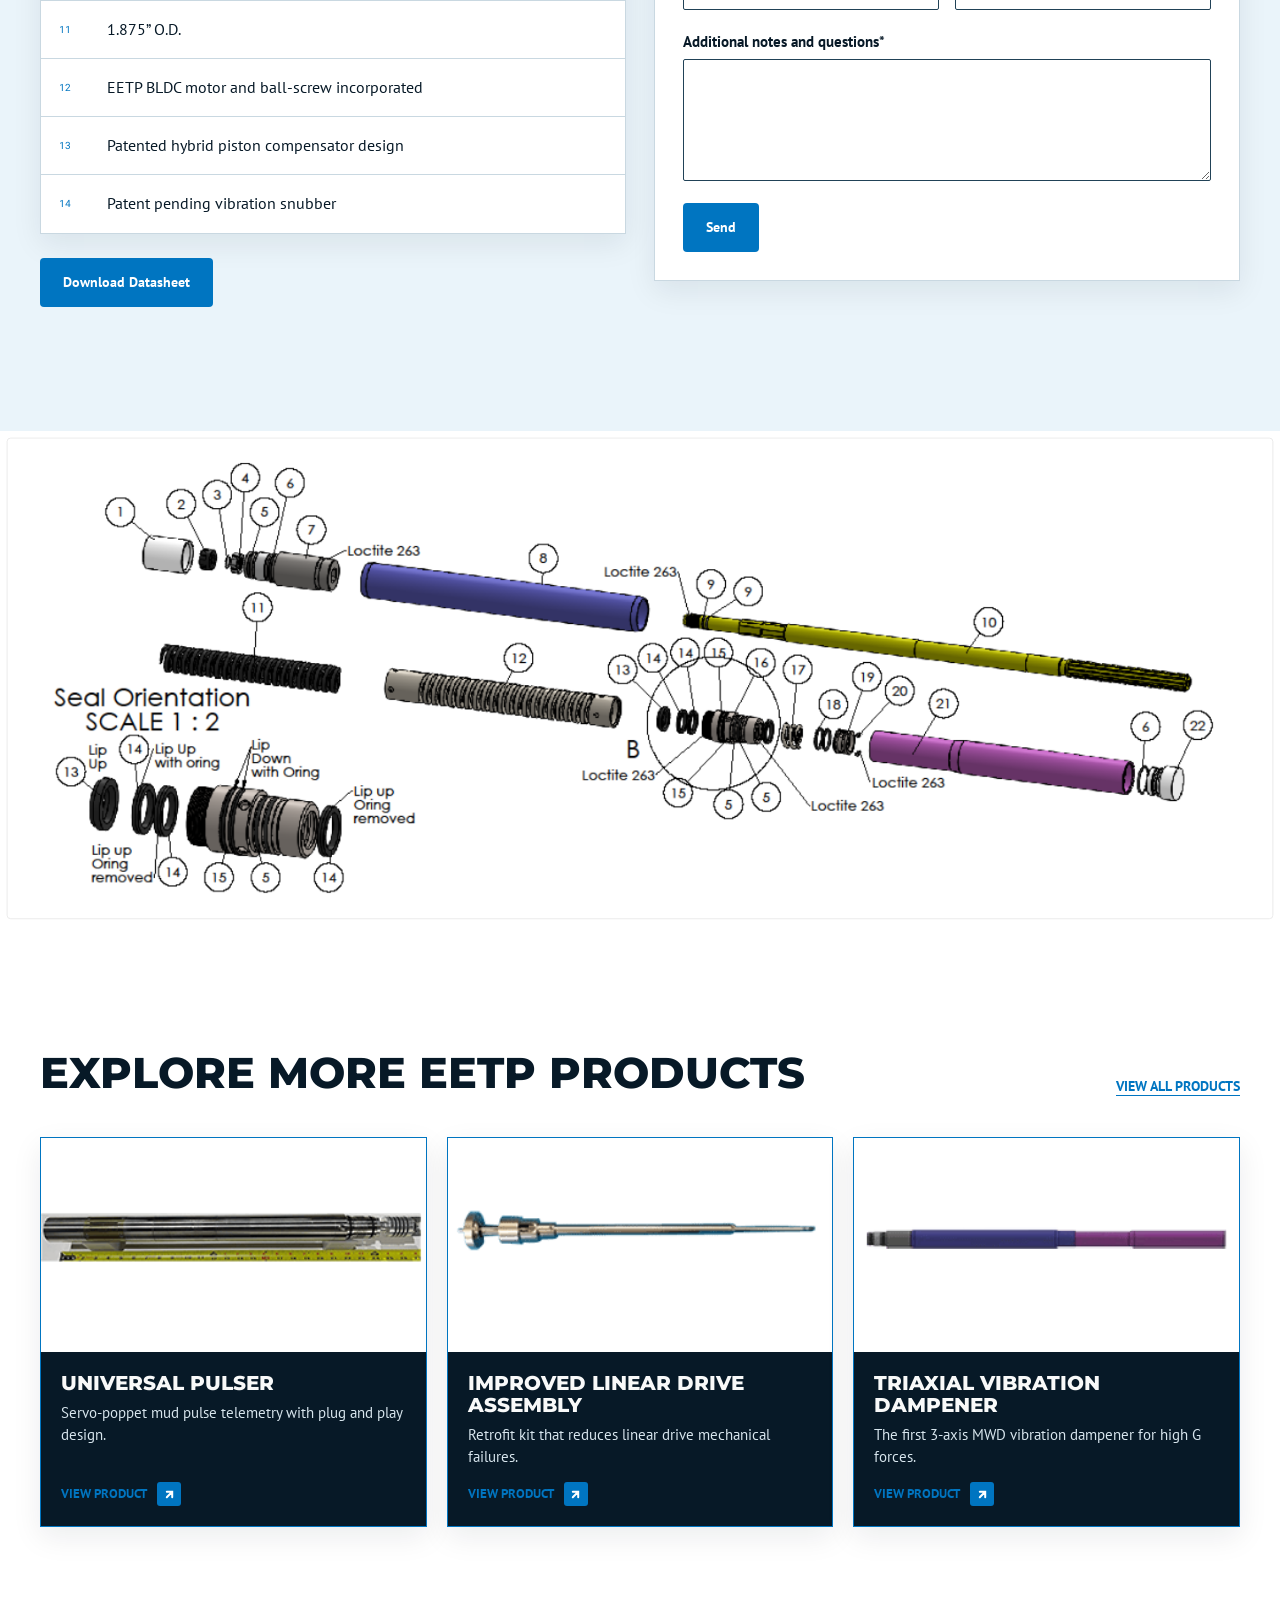
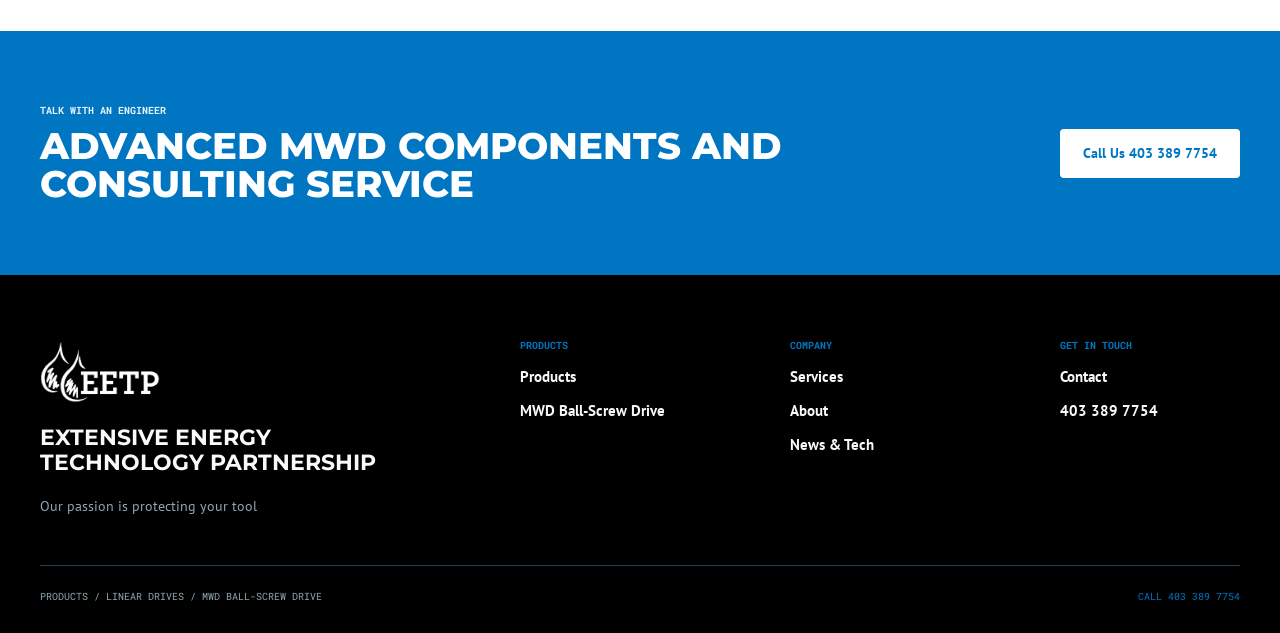
<file: product-03-1.html>
<!doctype html>
<html lang="en">
<head>
  <meta charset="utf-8">
  <meta name="viewport" content="width=device-width, initial-scale=1">
  <title>MWD Ball-Screw Drive | EETP — Product page concept 03.1</title>
  <meta name="description" content="Individual product page concept 03.1 for the EETP MWD Ball-Screw Drive, with an interactive exploded view.">
  <meta name="robots" content="noindex, nofollow">
  <meta name="theme-color" content="#000000">
  <link rel="preconnect" href="https://fonts.googleapis.com">
  <link rel="preconnect" href="https://fonts.gstatic.com" crossorigin>
  <link href="https://fonts.googleapis.com/css2?family=Montserrat:wght@400;700;800&family=PT+Sans:wght@400;700&family=Roboto+Mono:wght@400;700&display=swap" rel="stylesheet">
  <link rel="stylesheet" href="css/tokens.css">
  <link rel="stylesheet" href="css/components.css">
  <link rel="stylesheet" href="css/styles.css">
  <link rel="stylesheet" href="css/product.css">
  <script>document.documentElement.classList.add('js');</script>
</head>
<body class="page-product">
  <a class="skip-link" href="#product">Skip to content</a>

  <header class="topbar">
    <div class="topbar__inner">
      <a class="topbar__brand" href="index.html" aria-label="EETP home"><img class="logo-dark" src="images/logo-dark.png" alt="EETP" width="105" height="54"><img class="logo-light" src="images/logo.png" alt="" width="105" height="54"></a>
      <nav aria-label="Main">
        <ul class="topbar__links">
          <li><a href="#">Products</a></li>
          <li><a href="#">Services</a></li>
          <li><a href="#">About</a></li>
          <li><a href="#">News &amp; Tech</a></li>
          <li><a href="#">Contact</a></li>
        </ul>
      </nav>
      <a class="btn btn--primary btn--lg" href="#">Call Us 403 389 7754</a>
    </div>
  </header>

  <main>
    <!-- ============ PRODUCT OVERVIEW ============ -->
    <section class="pov" id="product" aria-labelledby="product-title">
      <div class="pov__inner">
        <div class="pov__gallery reveal"><img src="images/product.png" alt="MWD Ball-Screw Drive" width="370" height="297"></div>
        <div class="pov__body">
          <p class="eyebrow eyebrow--mono reveal"><span class="eyebrow__signal"></span>Product description</p>
          <h2 class="pov__title reveal" id="product-title" style="--d:.06s">MWD Ball-Screw Drive</h2>
          <p class="reveal" style="--d:.12s">The MWD Ball-Screw Drive is a high-load linear actuator designed to support reliable mud-pulse telemetry in demanding drilling environments. By converting rotary motor input into precise linear motion, the drive helps reduce vibration-induced wear, lower service time, and minimize unplanned tool trips.</p>
          <p class="reveal" style="--d:.18s">The assembly is optimized for repeatable performance, controlled stroke, and durable operation in high-temperature drilling conditions. EETP engineers and tests each drive in Calgary to ensure consistent quality before shipment.</p>
          <div class="pov__actions reveal" style="--d:.24s">
            <a class="btn btn--primary btn--md" href="#">Send an inquiry</a>
            <a class="btn btn--outline btn--md" href="#">Download Datasheet</a>
          </div>
          <div class="pov__note reveal" style="--d:.3s">
            <span class="pov__tile"><img src="images/shield-check.svg" alt="" width="18" height="18"></span>
            <p class="pov__note-text">Every product is inspected, load-tested, and documented in Calgary before shipment.</p>
          </div>
        </div>
      </div>
    </section>

    <!-- ============ SPECIFICATIONS ============ -->
    <section class="details details--wide" aria-labelledby="specs-title">
      <div class="details__inner">
        <div class="block__head">
          <div class="block__title">
            <p class="eyebrow eyebrow--mono reveal"><span class="eyebrow__signal"></span>Specifications</p>
            <h2 class="h-block h-block--xl reveal" id="specs-title" style="--d:.08s">Specifications</h2>
          </div>
          <p class="block__index reveal" style="--d:.12s">MWD Ball-Screw Drive</p>
        </div>
        <div class="dgrid">
          <div class="dgrid__col">
            <ul class="stable reveal">
              <li><b>01</b><span>Servo-Poppet driven positive mud pulse</span></li>
              <li><b>02</b><span>Rugged and durable simplistic design.</span></li>
              <li><b>03</b><span>Tensor compatible Plug &amp; Play design</span></li>
              <li><b>04</b><span>Field proven reliability</span></li>
              <li><b>05</b><span>Low maintenance cost to operate/service</span></li>
              <li><b>06</b><span>Eliminates rotary connector</span></li>
              <li><b>07</b><span>Short 26.5” overall length</span></li>
              <li><b>08</b><span>150C or 175C temp version available</span></li>
              <li><b>09</b><span>Tested to 200C</span></li>
              <li><b>10</b><span>20,000 psi rated pressure</span></li>
              <li><b>11</b><span>1.875” O.D.</span></li>
              <li><b>12</b><span>EETP BLDC motor and ball-screw incorporated</span></li>
              <li><b>13</b><span>Patented hybrid piston compensator design</span></li>
              <li><b>14</b><span>Patent pending vibration snubber</span></li>
            </ul>
            <a class="btn btn--primary btn--md" href="#">Download Datasheet</a>
          </div>
          <div class="dgrid__col dgrid__col--end">
            <div class="benefits reveal">
              <p class="eyebrow eyebrow--mono eyebrow--tint"><span class="eyebrow__signal"></span>Product Benefits</p>
              <p>The assembly is optimized for repeatable performance, controlled stroke, and durable operation in high-temperature drilling conditions. EETP engineers and tests each drive in Calgary to ensure consistent quality before shipment.</p>
              <hr class="benefits__rule">
              <p>The MWD Ball-Screw Drive is a high-load linear actuator designed to support reliable mud-pulse telemetry in demanding drilling environments. By converting rotary motor input into precise linear motion, the drive helps reduce vibration-induced wear, lower service time, and minimize unplanned tool trips.</p>
            </div>
            <form class="inquiry reveal" id="inquiry-form" novalidate>
              <div class="inquiry__head">
                <p class="eyebrow eyebrow--mono"><span class="eyebrow__signal"></span>Send an inquiry</p>
                <p class="inquiry__step">03 / PRODUCT</p>
              </div>
              <label class="field"><span>Name*</span><input type="text" name="name" autocomplete="name"></label>
              <div class="inquiry__row">
                <label class="field"><span>Phone number*</span><input type="tel" name="phone" autocomplete="tel"></label>
                <label class="field"><span>Email*</span><input type="email" name="email" autocomplete="email"></label>
              </div>
              <label class="field"><span>Additional notes and questions*</span><textarea name="notes" rows="4"></textarea></label>
              <div><button class="btn btn--primary btn--md" type="submit">Send</button></div>
            </form>
          </div>
        </div>
      </div>
    </section>

    <!-- ============ EXPLODED VIEW ============ -->
    <section class="exploded" id="exploded" aria-label="Exploded view of the assembly">
      <div class="exploded__canvas" id="canvas">
        <svg id="exploded-svg" role="group" aria-label="Exploded view of the assembly. Each highlighted part opens its details."></svg>
        <div class="tip" id="tip" hidden></div>
      </div>
    </section>

    <!-- ============ RELATED PRODUCTS ============ -->
    <section class="related related--wide" aria-labelledby="related-title">
      <div class="related__inner">
        <div class="related__head">
          <div class="related__title">
            <p class="eyebrow eyebrow--mono reveal"><span class="eyebrow__signal"></span>Related products</p>
            <h2 class="related__h reveal" id="related-title" style="--d:.08s">Explore more EETP products</h2>
          </div>
          <a class="related__all reveal" style="--d:.12s" href="#">View all products</a>
        </div>
        <div class="related__row">
          <article class="rcard reveal">
            <div class="rcard__media"><img src="images/products/universal-pulser.png" alt="Universal Pulser" width="300" height="300" loading="lazy"></div>
            <div class="rcard__body">
              <div class="rcard__copy">
                <h3>Universal Pulser</h3>
                <p>Servo-poppet mud pulse telemetry with plug and play design.</p>
              </div>
              <a class="text-link text-link--sm" href="#"><span>View product</span><i class="arrow-tile"><img src="images/arrow-up-right.svg" alt="" width="13" height="13"></i></a>
            </div>
          </article>
          <article class="rcard reveal" style="--d:.1s">
            <div class="rcard__media"><img src="images/products/linear-drive-retrofit.png" alt="Improved Linear Drive Assembly" width="300" height="300" loading="lazy"></div>
            <div class="rcard__body">
              <div class="rcard__copy">
                <h3>Improved Linear Drive Assembly</h3>
                <p>Retrofit kit that reduces linear drive mechanical failures.</p>
              </div>
              <a class="text-link text-link--sm" href="#"><span>View product</span><i class="arrow-tile"><img src="images/arrow-up-right.svg" alt="" width="13" height="13"></i></a>
            </div>
          </article>
          <article class="rcard reveal" style="--d:.2s">
            <div class="rcard__media"><img src="images/products/triaxial-vibration-dampener.png" alt="Triaxial Vibration Dampener" width="300" height="300" loading="lazy"></div>
            <div class="rcard__body">
              <div class="rcard__copy">
                <h3>Triaxial Vibration Dampener</h3>
                <p>The first 3-axis MWD vibration dampener for high G forces.</p>
              </div>
              <a class="text-link text-link--sm" href="#"><span>View product</span><i class="arrow-tile"><img src="images/arrow-up-right.svg" alt="" width="13" height="13"></i></a>
            </div>
          </article>
        </div>
      </div>
    </section>
  </main>

  <!-- ============ CONVERSION + FOOTER ============ -->
  <section class="callout" aria-label="Contact">
    <div class="container callout__inner">
      <div class="callout__msg reveal">
        <p class="callout__flag">Talk with an engineer</p>
        <h2 class="callout__title">Advanced MWD Components and Consulting Service</h2>
      </div>
      <a class="btn btn--light btn--md reveal" style="--d:.1s" href="#">Call Us 403 389 7754</a>
    </div>
  </section>

  <footer class="footer footer--product">
    <div class="container footer__inner">
      <div class="footer__main">
        <div class="footer__brand reveal">
          <img src="images/logo.png" alt="EETP" width="120" height="66" loading="lazy">
          <p class="footer__name">Extensive Energy Technology Partnership</p>
          <p>Our passion is protecting your tool</p>
        </div>
        <div class="footer__col reveal" style="--d:.08s">
          <p class="footer__head">Products</p>
          <ul><li><a href="#">Products</a></li><li><a href="#">MWD Ball-Screw Drive</a></li></ul>
        </div>
        <div class="footer__col reveal" style="--d:.16s">
          <p class="footer__head">Company</p>
          <ul><li><a href="#">Services</a></li><li><a href="#">About</a></li><li><a href="#">News &amp; Tech</a></li></ul>
        </div>
        <div class="footer__col reveal" style="--d:.24s">
          <p class="footer__head">Get in touch</p>
          <ul><li><a href="#">Contact</a></li><li>403 389 7754</li></ul>
        </div>
      </div>
      <div class="footer__bottom">
        <p>Products / Linear Drives / MWD Ball-Screw Drive</p>
        <p class="footer__call">Call 403 389 7754</p>
      </div>
    </div>
  </footer>

  <!-- ============ EXPLODED VIEW LIGHTBOX ============ -->
  <div class="lb" id="lb" hidden>
    <div class="lb-card" role="dialog" aria-modal="true" aria-labelledby="lb-title">
      <button class="lb-x" id="lb-x" type="button" aria-label="Close">&times;</button>
      <div class="lb-media"><div class="lb-crop" id="lb-crop"></div></div>
      <div class="lb-body" id="lb-body"></div>
    </div>
  </div>

  <script src="js/main.js"></script>
  <script src="js/exploded-data.js"></script>
  <script src="js/exploded.js"></script>
</body>
</html>
</file>
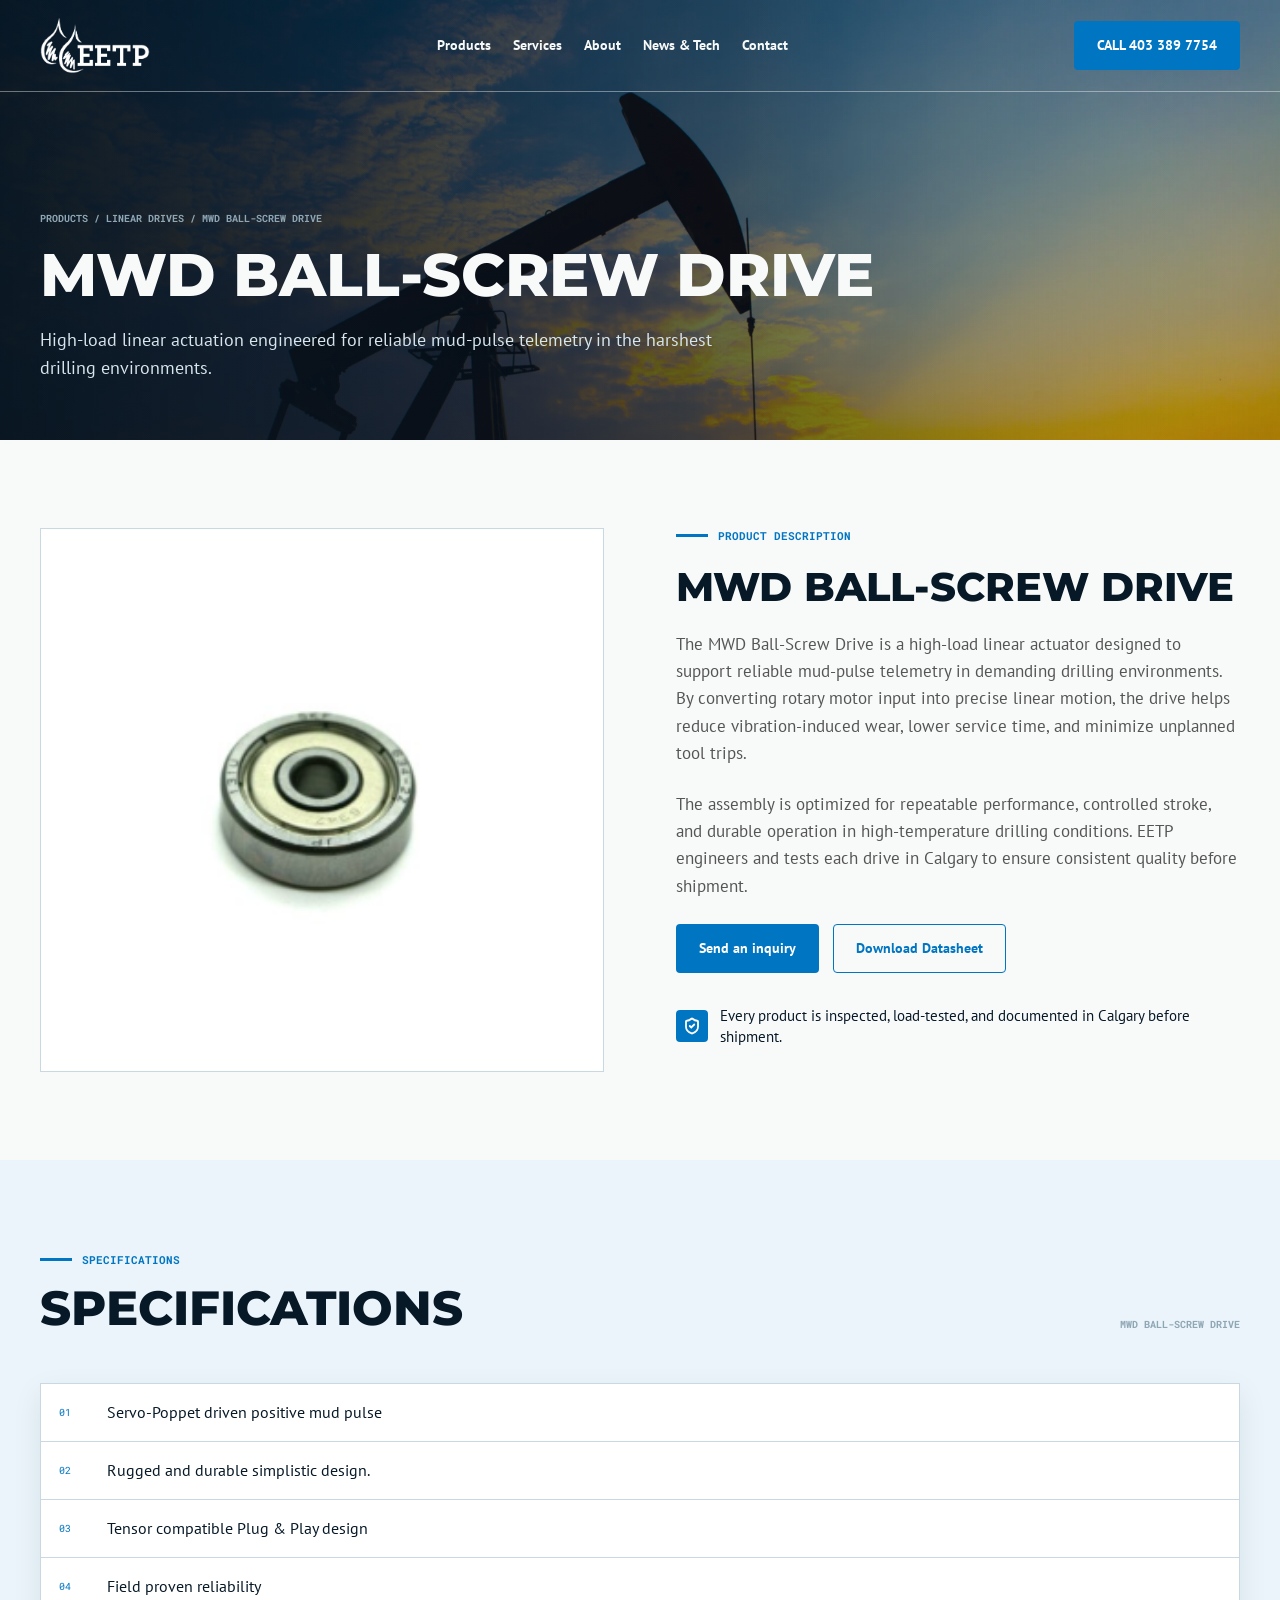
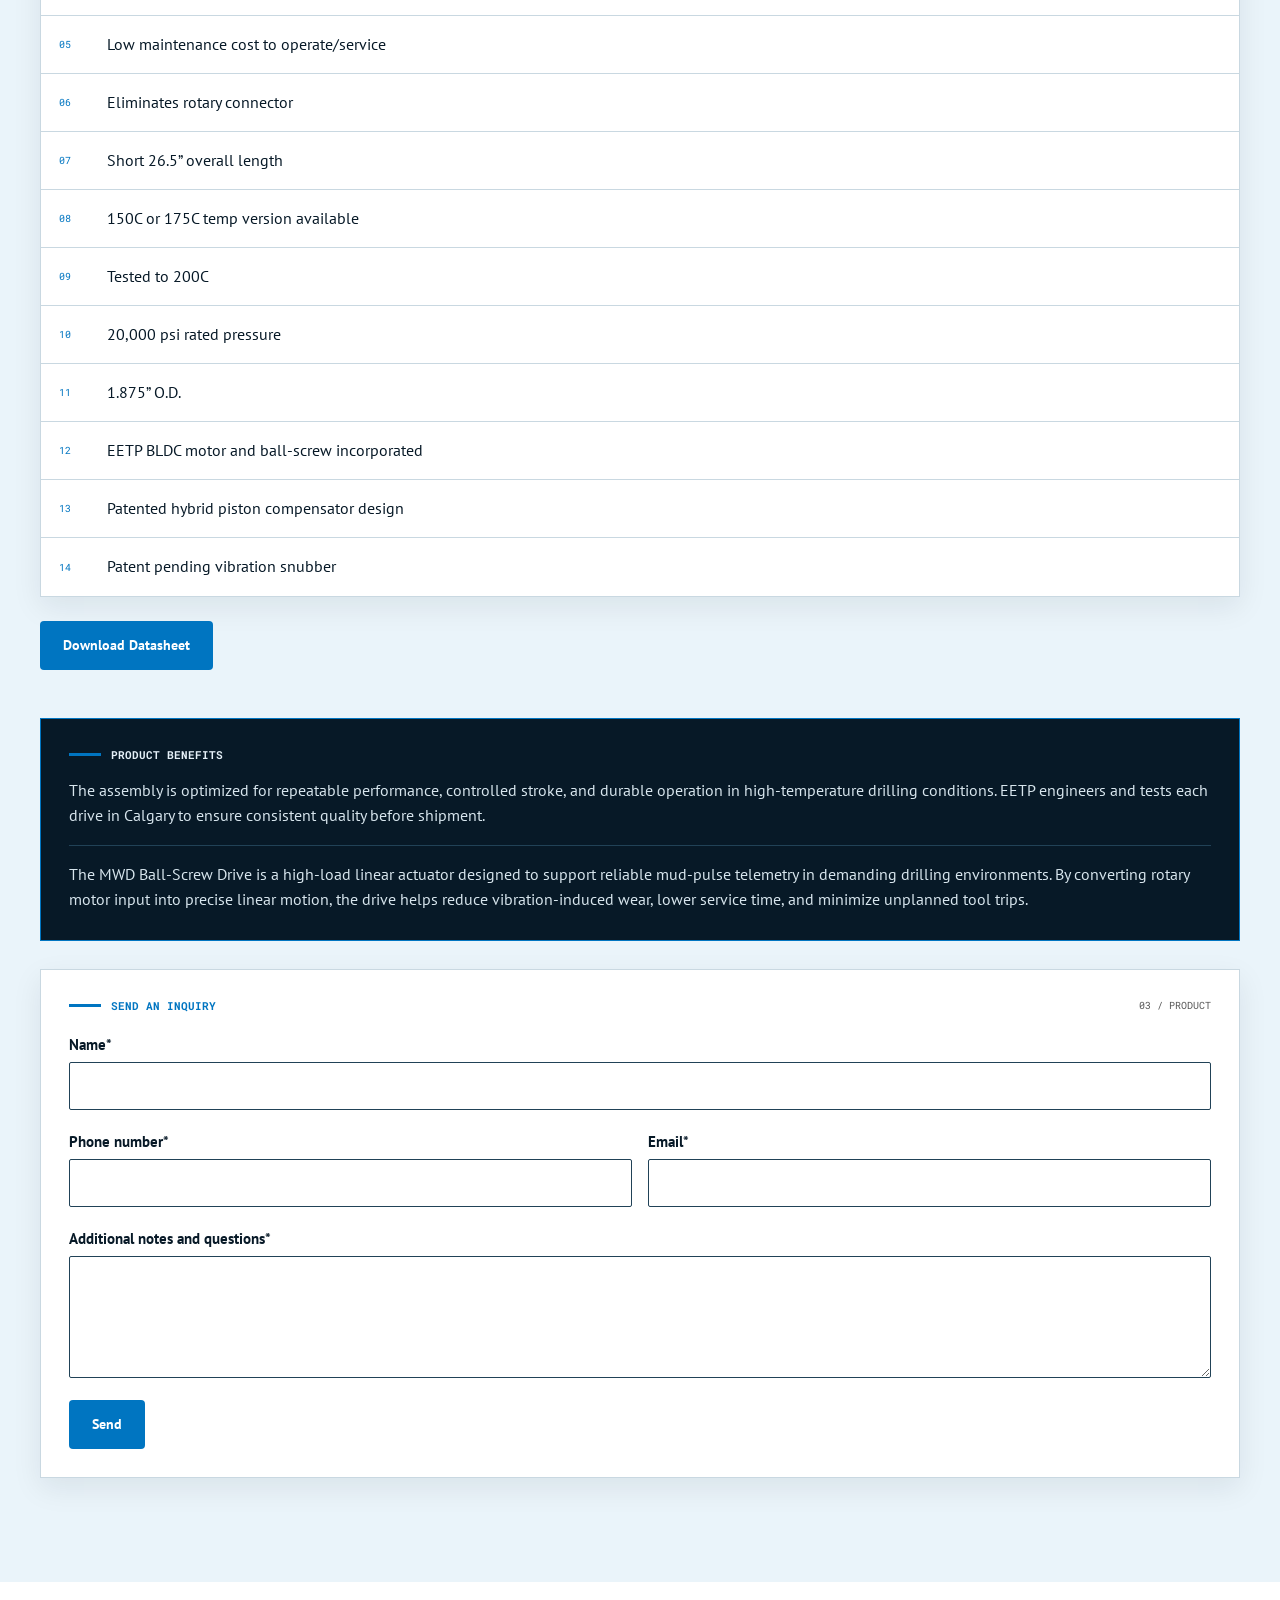
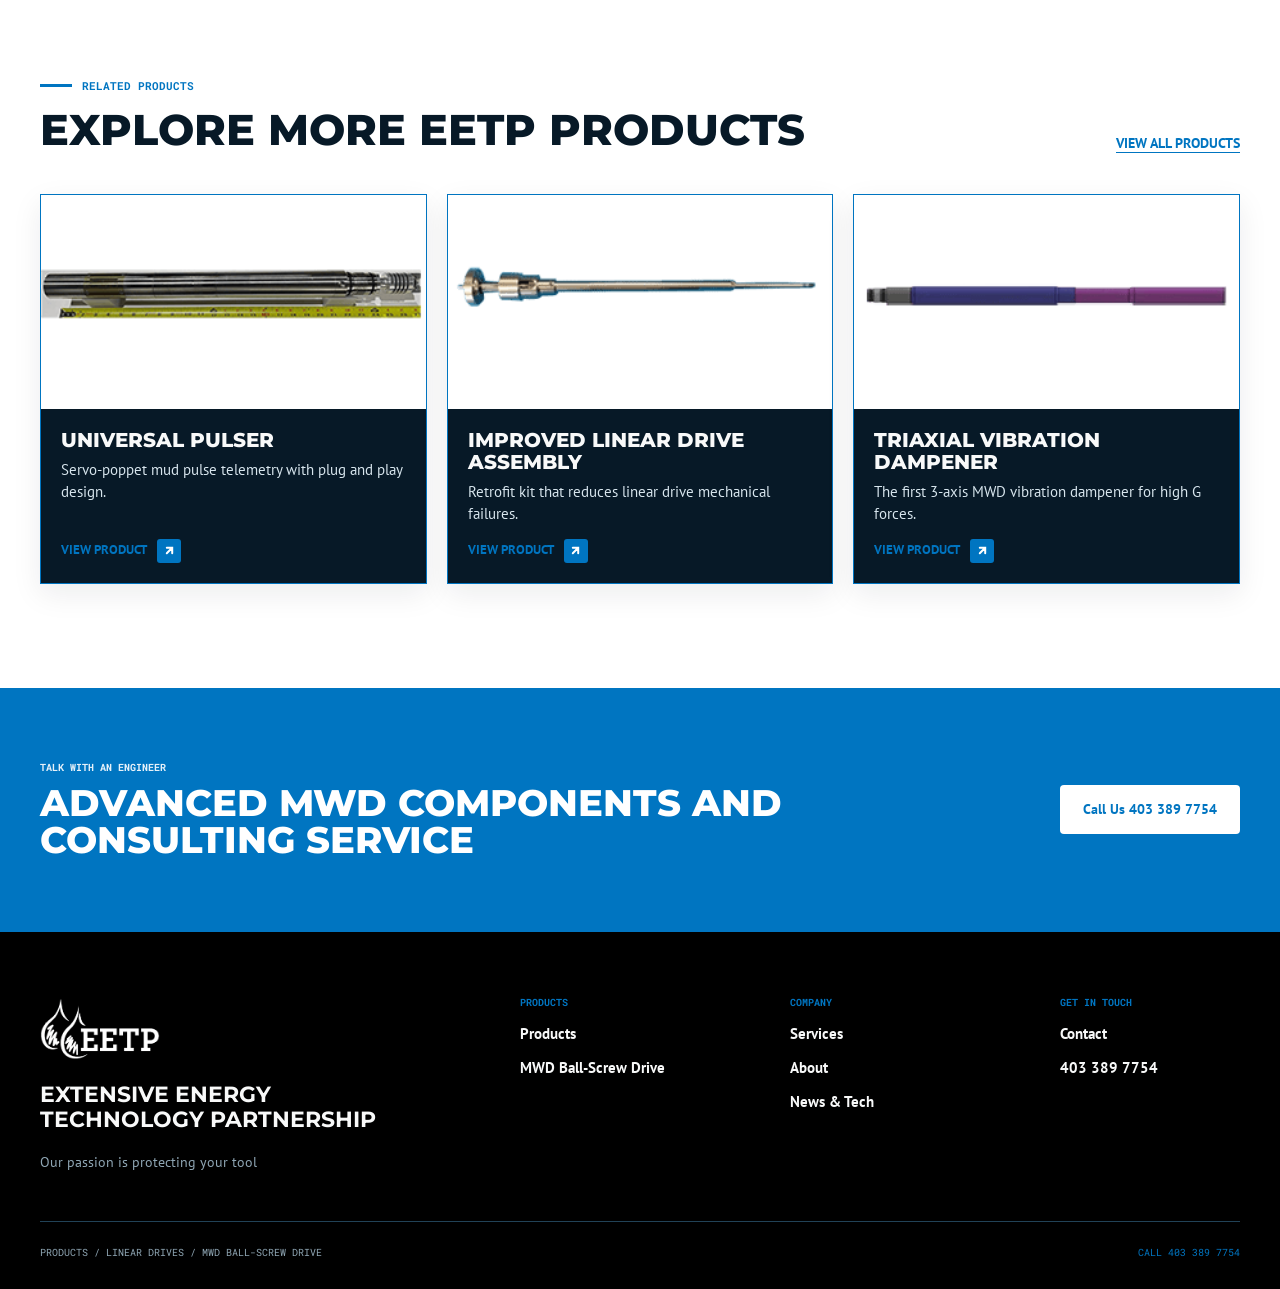
<file: product-03.html>
<!doctype html>
<html lang="en">
<head>
  <meta charset="utf-8">
  <meta name="viewport" content="width=device-width, initial-scale=1">
  <title>MWD Ball-Screw Drive | EETP — Product page concept 03</title>
  <meta name="description" content="Individual product page concept 03 for the EETP MWD Ball-Screw Drive.">
  <meta name="robots" content="noindex, nofollow">
  <meta name="theme-color" content="#000000">
  <link rel="preconnect" href="https://fonts.googleapis.com">
  <link rel="preconnect" href="https://fonts.gstatic.com" crossorigin>
  <link href="https://fonts.googleapis.com/css2?family=Montserrat:wght@400;700;800&family=PT+Sans:wght@400;700&family=Roboto+Mono:wght@400;700&display=swap" rel="stylesheet">
  <link rel="stylesheet" href="css/tokens.css">
  <link rel="stylesheet" href="css/components.css">
  <link rel="stylesheet" href="css/styles.css">
  <link rel="stylesheet" href="css/product.css">
  <script>document.documentElement.classList.add('js');</script>
</head>
<body class="page-product">
  <a class="skip-link" href="#product">Skip to content</a>

  <header class="phero" id="top">
    <div class="phero__bg" aria-hidden="true"><img src="images/reliability.webp" alt="" width="1920" height="1080" fetchpriority="high"></div>
    <nav class="nav" aria-label="Main">
      <a class="nav__brand" href="index.html" aria-label="EETP home"><img src="images/logo.png" alt="EETP" width="110" height="58"></a>
      <ul class="nav__links">
        <li><a href="#">Products</a></li>
          <li><a href="#">Services</a></li>
          <li><a href="#">About</a></li>
          <li><a href="#">News &amp; Tech</a></li>
          <li><a href="#">Contact</a></li>
      </ul>
      <a class="btn btn--primary btn--md" href="#">CALL 403 389 7754</a>
    </nav>
    <div class="phero__content">
      <div class="phero__statement">
        <p class="phero__crumbs reveal-hero">Products / Linear Drives / MWD Ball-Screw Drive</p>
        <h1 class="phero__title" data-split>MWD Ball-Screw Drive</h1>
        <p class="phero__text reveal-hero" style="--hd:1.1s">High-load linear actuation engineered for reliable mud-pulse telemetry in the harshest drilling environments.</p>
      </div>
    </div>
  </header>

  <main>
    <!-- ============ PRODUCT OVERVIEW ============ -->
    <section class="pov" id="product" aria-labelledby="product-title">
      <div class="pov__inner">
        <div class="pov__gallery reveal"><img src="images/product.png" alt="MWD Ball-Screw Drive" width="370" height="297"></div>
        <div class="pov__body">
          <p class="eyebrow eyebrow--mono reveal"><span class="eyebrow__signal"></span>Product description</p>
          <h2 class="pov__title reveal" id="product-title" style="--d:.06s">MWD Ball-Screw Drive</h2>
          <p class="reveal" style="--d:.12s">The MWD Ball-Screw Drive is a high-load linear actuator designed to support reliable mud-pulse telemetry in demanding drilling environments. By converting rotary motor input into precise linear motion, the drive helps reduce vibration-induced wear, lower service time, and minimize unplanned tool trips.</p>
          <p class="reveal" style="--d:.18s">The assembly is optimized for repeatable performance, controlled stroke, and durable operation in high-temperature drilling conditions. EETP engineers and tests each drive in Calgary to ensure consistent quality before shipment.</p>
          <div class="pov__actions reveal" style="--d:.24s">
            <a class="btn btn--primary btn--md" href="#">Send an inquiry</a>
            <a class="btn btn--outline btn--md" href="#">Download Datasheet</a>
          </div>
          <div class="pov__note reveal" style="--d:.3s">
            <span class="pov__tile"><img src="images/shield-check.svg" alt="" width="18" height="18"></span>
            <p class="pov__note-text">Every product is inspected, load-tested, and documented in Calgary before shipment.</p>
          </div>
        </div>
      </div>
    </section>

    <!-- ============ SPECIFICATIONS ============ -->
    <section class="details details--wide" aria-labelledby="specs-title">
      <div class="details__inner">
        <div class="block__head">
          <div class="block__title">
            <p class="eyebrow eyebrow--mono reveal"><span class="eyebrow__signal"></span>Specifications</p>
            <h2 class="h-block h-block--xl reveal" id="specs-title" style="--d:.08s">Specifications</h2>
          </div>
          <p class="block__index reveal" style="--d:.12s">MWD Ball-Screw Drive</p>
        </div>
        <div class="dgrid dgrid--stack">
          <div class="dgrid__col">
            <ul class="stable reveal">
              <li><b>01</b><span>Servo-Poppet driven positive mud pulse</span></li>
              <li><b>02</b><span>Rugged and durable simplistic design.</span></li>
              <li><b>03</b><span>Tensor compatible Plug &amp; Play design</span></li>
              <li><b>04</b><span>Field proven reliability</span></li>
              <li><b>05</b><span>Low maintenance cost to operate/service</span></li>
              <li><b>06</b><span>Eliminates rotary connector</span></li>
              <li><b>07</b><span>Short 26.5” overall length</span></li>
              <li><b>08</b><span>150C or 175C temp version available</span></li>
              <li><b>09</b><span>Tested to 200C</span></li>
              <li><b>10</b><span>20,000 psi rated pressure</span></li>
              <li><b>11</b><span>1.875” O.D.</span></li>
              <li><b>12</b><span>EETP BLDC motor and ball-screw incorporated</span></li>
              <li><b>13</b><span>Patented hybrid piston compensator design</span></li>
              <li><b>14</b><span>Patent pending vibration snubber</span></li>
            </ul>
            <a class="btn btn--primary btn--md" href="#">Download Datasheet</a>
          </div>
          <div class="dgrid__col dgrid__col--end">
            <div class="benefits reveal">
              <p class="eyebrow eyebrow--mono eyebrow--tint"><span class="eyebrow__signal"></span>Product Benefits</p>
              <p>The assembly is optimized for repeatable performance, controlled stroke, and durable operation in high-temperature drilling conditions. EETP engineers and tests each drive in Calgary to ensure consistent quality before shipment.</p>
              <hr class="benefits__rule">
              <p>The MWD Ball-Screw Drive is a high-load linear actuator designed to support reliable mud-pulse telemetry in demanding drilling environments. By converting rotary motor input into precise linear motion, the drive helps reduce vibration-induced wear, lower service time, and minimize unplanned tool trips.</p>
            </div>
            <form class="inquiry reveal" id="inquiry-form" novalidate>
              <div class="inquiry__head">
                <p class="eyebrow eyebrow--mono"><span class="eyebrow__signal"></span>Send an inquiry</p>
                <p class="inquiry__step">03 / PRODUCT</p>
              </div>
              <label class="field"><span>Name*</span><input type="text" name="name" autocomplete="name"></label>
              <div class="inquiry__row">
                <label class="field"><span>Phone number*</span><input type="tel" name="phone" autocomplete="tel"></label>
                <label class="field"><span>Email*</span><input type="email" name="email" autocomplete="email"></label>
              </div>
              <label class="field"><span>Additional notes and questions*</span><textarea name="notes" rows="4"></textarea></label>
              <div><button class="btn btn--primary btn--md" type="submit">Send</button></div>
            </form>
          </div>
        </div>
      </div>
    </section>

    <!-- ============ RELATED PRODUCTS ============ -->
    <section class="related related--wide" aria-labelledby="related-title">
      <div class="related__inner">
        <div class="related__head">
          <div class="related__title">
            <p class="eyebrow eyebrow--mono reveal"><span class="eyebrow__signal"></span>Related products</p>
            <h2 class="related__h reveal" id="related-title" style="--d:.08s">Explore more EETP products</h2>
          </div>
          <a class="related__all reveal" style="--d:.12s" href="#">View all products</a>
        </div>
        <div class="related__row">
          <article class="rcard reveal">
            <div class="rcard__media"><img src="images/products/universal-pulser.png" alt="Universal Pulser" width="300" height="300" loading="lazy"></div>
            <div class="rcard__body">
              <div class="rcard__copy">
                <h3>Universal Pulser</h3>
                <p>Servo-poppet mud pulse telemetry with plug and play design.</p>
              </div>
              <a class="text-link text-link--sm" href="#"><span>View product</span><i class="arrow-tile"><img src="images/arrow-up-right.svg" alt="" width="13" height="13"></i></a>
            </div>
          </article>
          <article class="rcard reveal" style="--d:.1s">
            <div class="rcard__media"><img src="images/products/linear-drive-retrofit.png" alt="Improved Linear Drive Assembly" width="300" height="300" loading="lazy"></div>
            <div class="rcard__body">
              <div class="rcard__copy">
                <h3>Improved Linear Drive Assembly</h3>
                <p>Retrofit kit that reduces linear drive mechanical failures.</p>
              </div>
              <a class="text-link text-link--sm" href="#"><span>View product</span><i class="arrow-tile"><img src="images/arrow-up-right.svg" alt="" width="13" height="13"></i></a>
            </div>
          </article>
          <article class="rcard reveal" style="--d:.2s">
            <div class="rcard__media"><img src="images/products/triaxial-vibration-dampener.png" alt="Triaxial Vibration Dampener" width="300" height="300" loading="lazy"></div>
            <div class="rcard__body">
              <div class="rcard__copy">
                <h3>Triaxial Vibration Dampener</h3>
                <p>The first 3-axis MWD vibration dampener for high G forces.</p>
              </div>
              <a class="text-link text-link--sm" href="#"><span>View product</span><i class="arrow-tile"><img src="images/arrow-up-right.svg" alt="" width="13" height="13"></i></a>
            </div>
          </article>
        </div>
      </div>
    </section>
  </main>

  <!-- ============ CONVERSION + FOOTER ============ -->
  <section class="callout" aria-label="Contact">
    <div class="container callout__inner">
      <div class="callout__msg reveal">
        <p class="callout__flag">Talk with an engineer</p>
        <h2 class="callout__title">Advanced MWD Components and Consulting Service</h2>
      </div>
      <a class="btn btn--light btn--md reveal" style="--d:.1s" href="#">Call Us 403 389 7754</a>
    </div>
  </section>

  <footer class="footer footer--product">
    <div class="container footer__inner">
      <div class="footer__main">
        <div class="footer__brand reveal">
          <img src="images/logo.png" alt="EETP" width="120" height="66" loading="lazy">
          <p class="footer__name">Extensive Energy Technology Partnership</p>
          <p>Our passion is protecting your tool</p>
        </div>
        <div class="footer__col reveal" style="--d:.08s">
          <p class="footer__head">Products</p>
          <ul><li><a href="#">Products</a></li><li><a href="#">MWD Ball-Screw Drive</a></li></ul>
        </div>
        <div class="footer__col reveal" style="--d:.16s">
          <p class="footer__head">Company</p>
          <ul><li><a href="#">Services</a></li><li><a href="#">About</a></li><li><a href="#">News &amp; Tech</a></li></ul>
        </div>
        <div class="footer__col reveal" style="--d:.24s">
          <p class="footer__head">Get in touch</p>
          <ul><li><a href="#">Contact</a></li><li>403 389 7754</li></ul>
        </div>
      </div>
      <div class="footer__bottom">
        <p>Products / Linear Drives / MWD Ball-Screw Drive</p>
        <p class="footer__call">Call 403 389 7754</p>
      </div>
    </div>
  </footer>

  <script src="js/main.js"></script>
  <script src="js/exploded.js"></script>
</body>
</html>
</file>
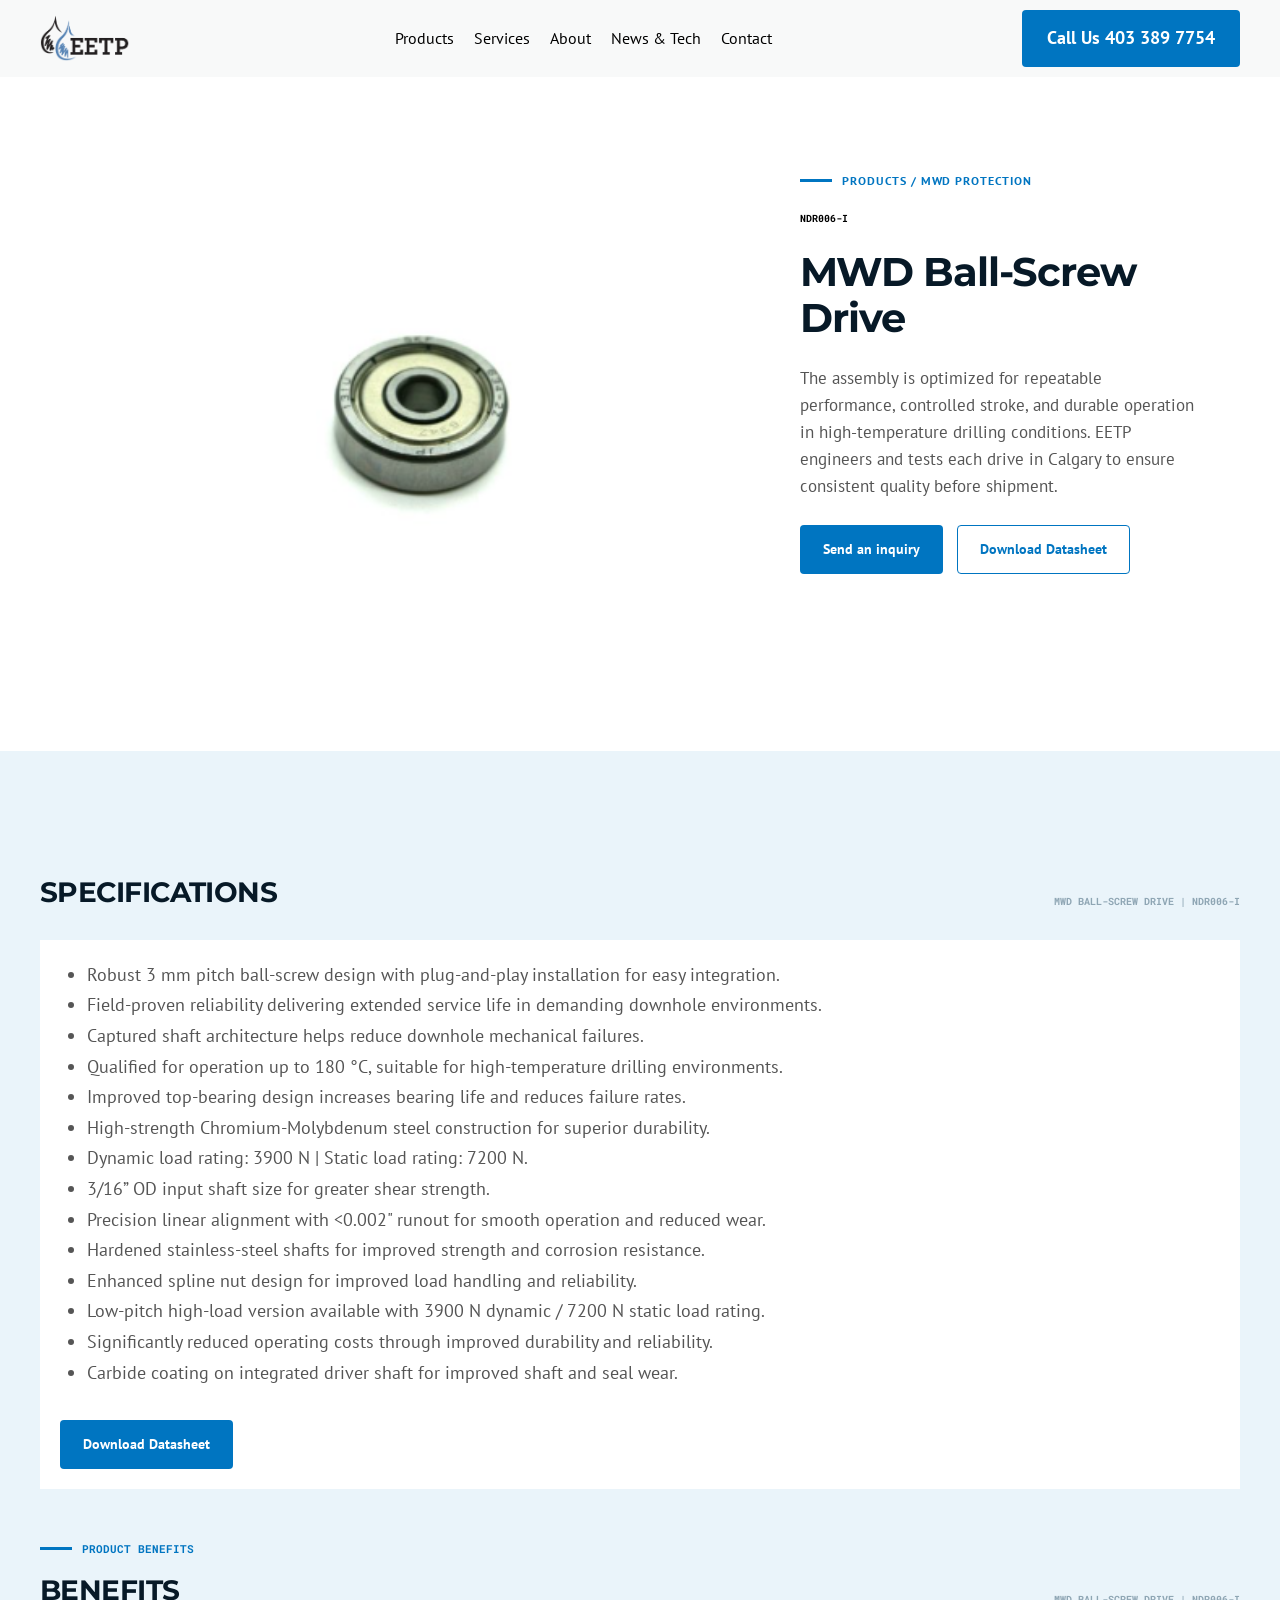
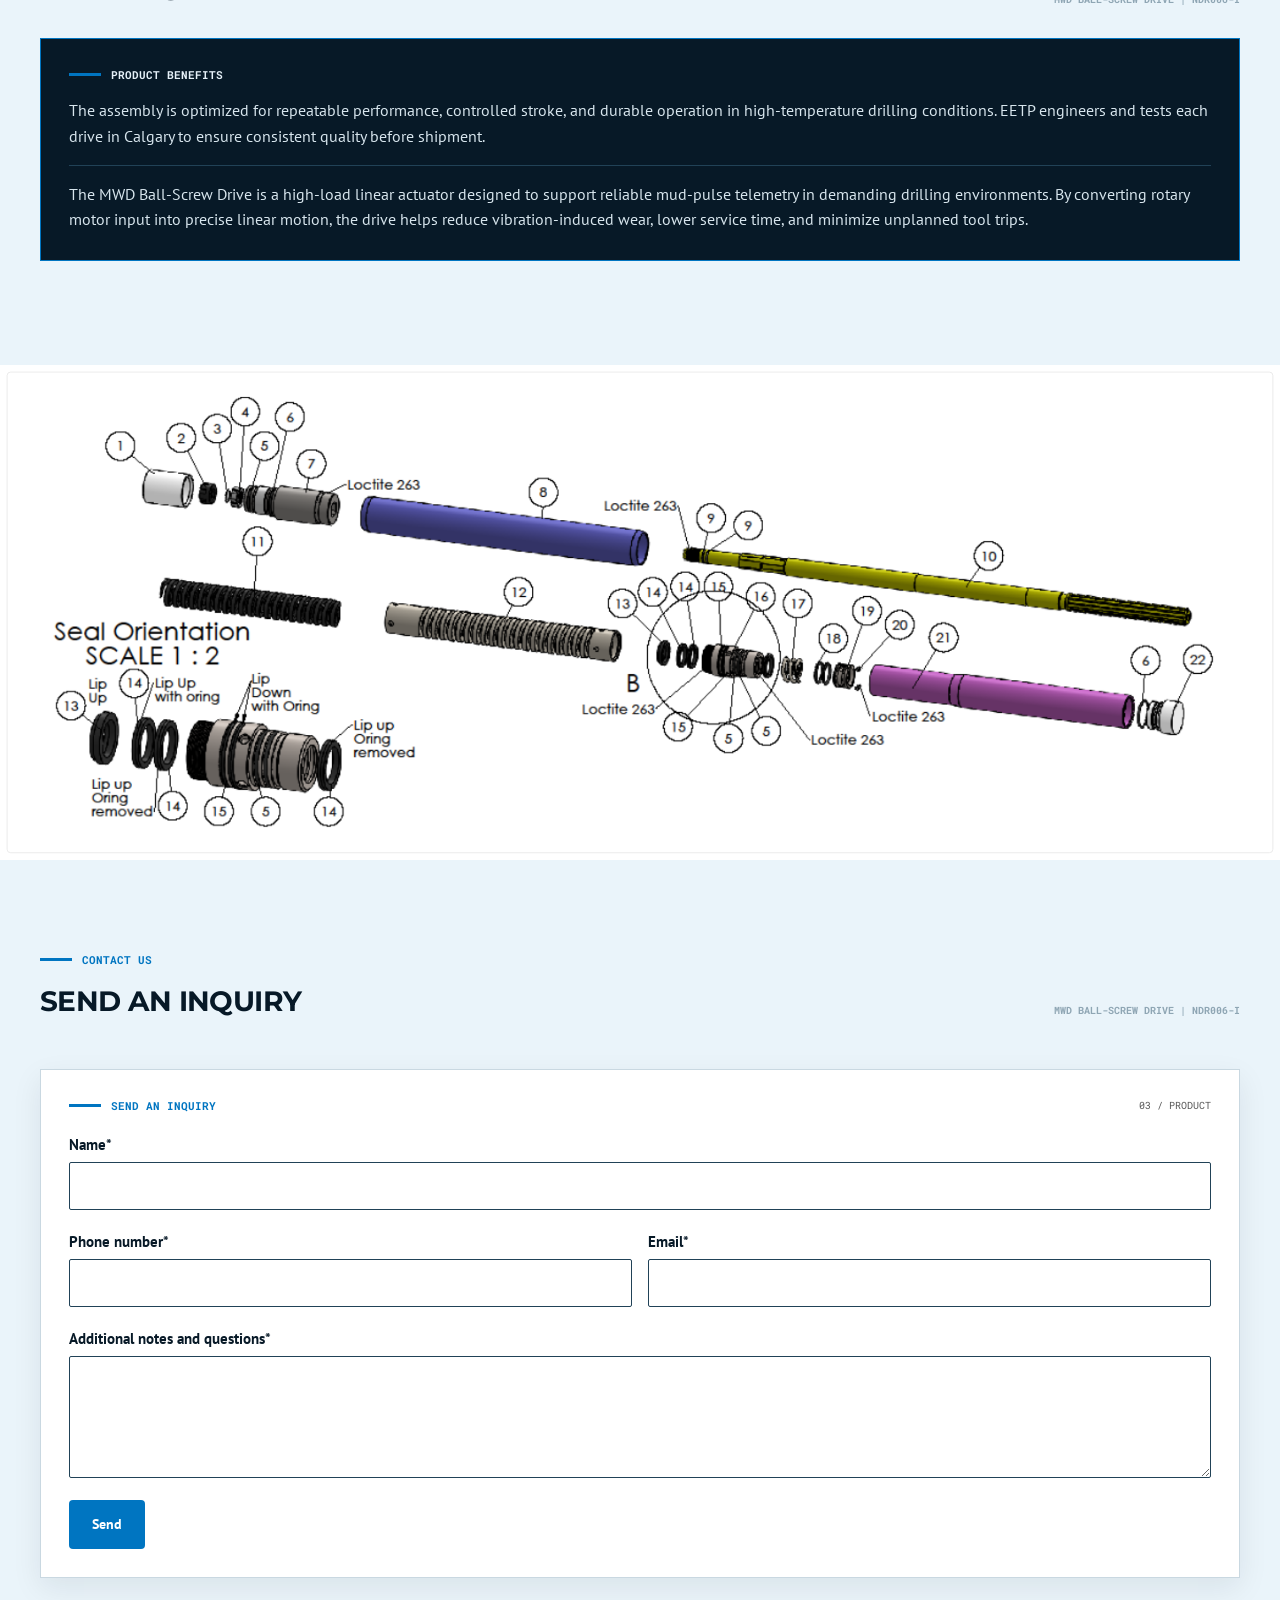
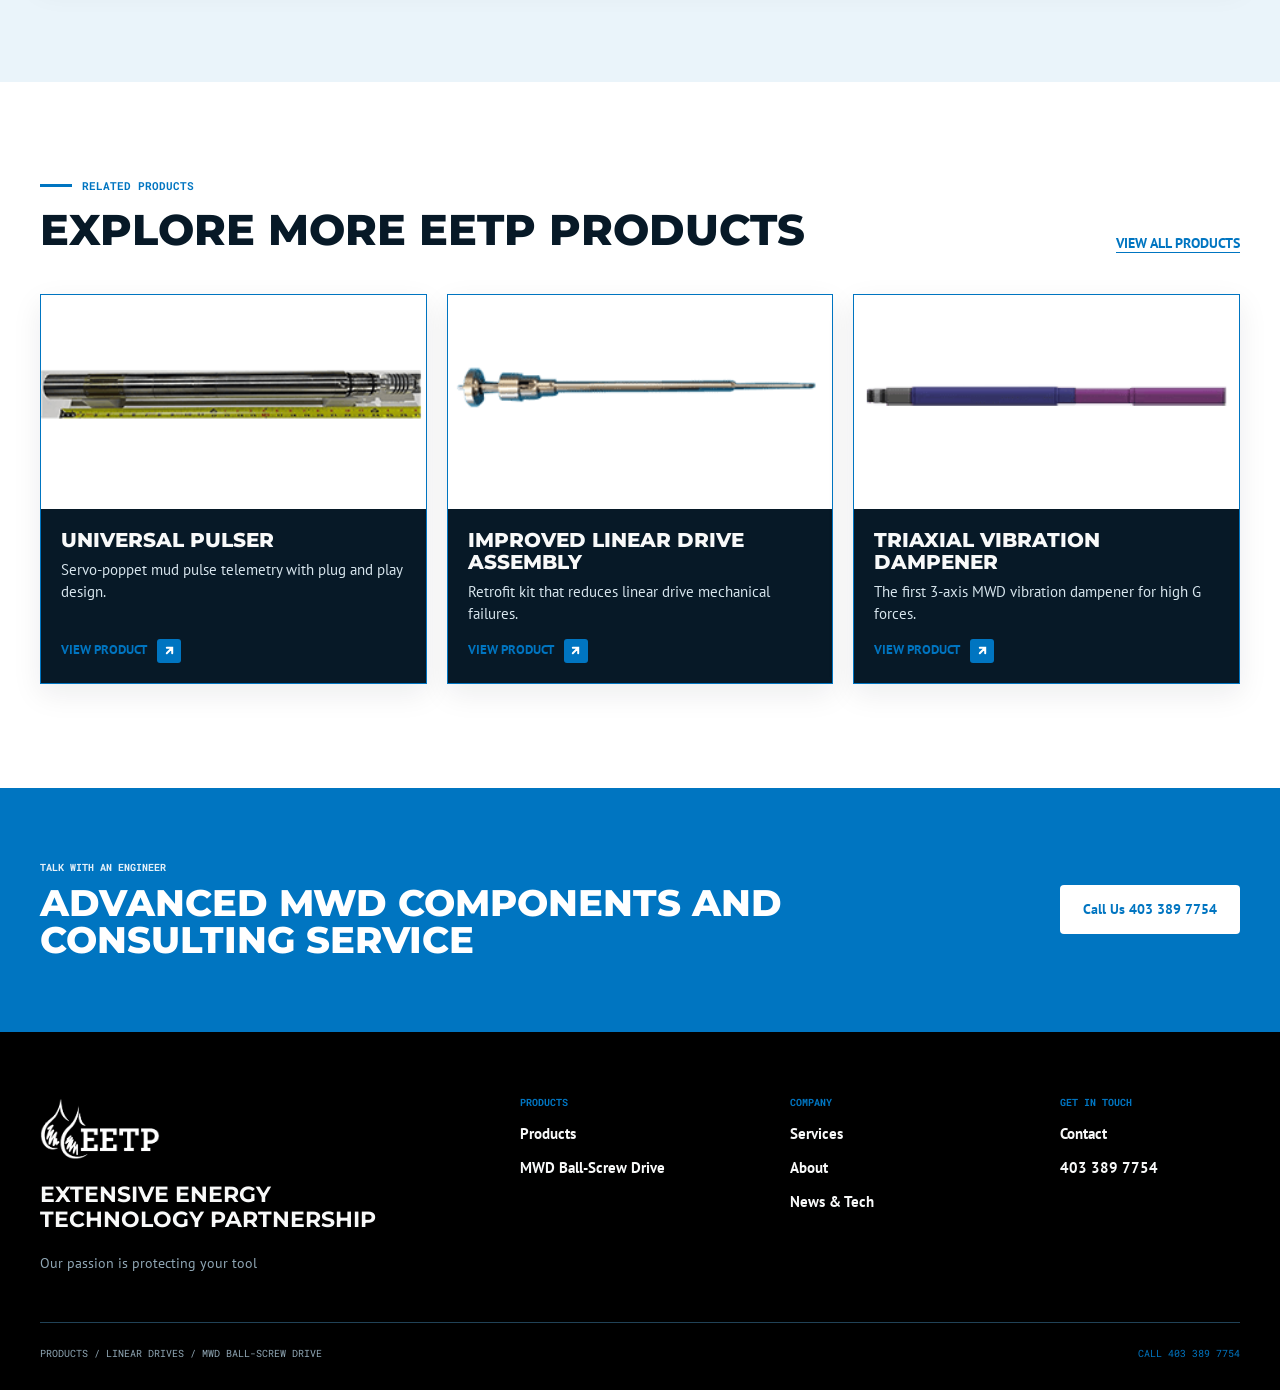
<file: product.html>
<!doctype html>
<html lang="en">
<head>
  <meta charset="utf-8">
  <meta name="viewport" content="width=device-width, initial-scale=1">
  <title>MWD Ball-Screw Drive | EETP — Product page concept</title>
  <meta name="description" content="Individual product page concept for the EETP MWD Ball-Screw Drive, with an interactive exploded view.">
  <meta name="robots" content="noindex, nofollow">
  <meta name="theme-color" content="#F8F9F9">
  <link rel="preconnect" href="https://fonts.googleapis.com">
  <link rel="preconnect" href="https://fonts.gstatic.com" crossorigin>
  <link href="https://fonts.googleapis.com/css2?family=Montserrat:wght@400;700;800&family=PT+Sans:wght@400;700&family=Roboto+Mono:wght@400;700&display=swap" rel="stylesheet">
  <link rel="stylesheet" href="css/tokens.css">
  <link rel="stylesheet" href="css/components.css">
  <link rel="stylesheet" href="css/styles.css">
  <link rel="stylesheet" href="css/product.css">
  <script>document.documentElement.classList.add('js');</script>
</head>
<body class="page-product">
  <a class="skip-link" href="#product">Skip to content</a>

  <!-- ============ TOP BAR ============ -->
  <header class="topbar">
    <div class="topbar__inner">
      <a class="topbar__brand" href="index.html" aria-label="EETP home"><img class="logo-dark" src="images/logo-dark.png" alt="EETP" width="105" height="54"><img class="logo-light" src="images/logo.png" alt="" width="105" height="54"></a>
      <nav aria-label="Main">
        <ul class="topbar__links">
          <li><a href="#">Products</a></li>
          <li><a href="#">Services</a></li>
          <li><a href="#">About</a></li>
          <li><a href="#">News &amp; Tech</a></li>
          <li><a href="#">Contact</a></li>
        </ul>
      </nav>
      <a class="btn btn--primary btn--lg" href="#">Call Us 403 389 7754</a>
    </div>
  </header>

  <main>
    <!-- ============ PRODUCT INTRO ============ -->
    <section class="pintro" id="product" aria-labelledby="product-title">
      <div class="pintro__media reveal">
        <img src="images/product.png" alt="MWD Ball-Screw Drive" width="370" height="297">
      </div>
      <div class="pintro__info">
        <p class="eyebrow eyebrow--pt reveal"><span class="eyebrow__signal"></span>Products / MWD protection</p>
        <p class="pintro__code reveal" style="--d:.06s">NDR006-I</p>
        <h1 class="pintro__title reveal" id="product-title" style="--d:.1s">MWD Ball-Screw Drive</h1>
        <p class="pintro__text reveal" style="--d:.18s">The assembly is optimized for repeatable performance, controlled stroke, and durable operation in high-temperature drilling conditions. EETP engineers and tests each drive in Calgary to ensure consistent quality before shipment.</p>
        <div class="pintro__actions reveal" style="--d:.26s">
          <a class="btn btn--primary btn--md" href="#">Send an inquiry</a>
          <a class="btn btn--outline btn--md" href="#">Download Datasheet</a>
        </div>
      </div>
    </section>

    <!-- ============ SPECIFICATIONS + BENEFITS ============ -->
    <section class="details" aria-label="Specifications and benefits">
      <div class="details__inner">
        <div class="block">
          <div class="block__head">
            <div class="block__title">
              <p class="eyebrow eyebrow--mono reveal"><span class="eyebrow__signal"></span>Specifications</p>
              <h2 class="h-block reveal" style="--d:.08s">Specifications</h2>
            </div>
            <p class="block__index reveal" style="--d:.12s">MWD Ball-Screw Drive | NDR006-I</p>
          </div>
          <div class="specbox reveal">
            <ul class="specbox__list">
              <li>Robust 3 mm pitch ball-screw design with plug-and-play installation for easy integration.</li>
              <li>Field-proven reliability delivering extended service life in demanding downhole environments.</li>
              <li>Captured shaft architecture helps reduce downhole mechanical failures.</li>
              <li>Qualified for operation up to 180 °C, suitable for high-temperature drilling environments.</li>
              <li>Improved top-bearing design increases bearing life and reduces failure rates.</li>
              <li>High-strength Chromium-Molybdenum steel construction for superior durability.</li>
              <li>Dynamic load rating: 3900 N | Static load rating: 7200 N.</li>
              <li>3/16” OD input shaft size for greater shear strength.</li>
              <li>Precision linear alignment with &lt;0.002" runout for smooth operation and reduced wear.</li>
              <li>Hardened stainless-steel shafts for improved strength and corrosion resistance.</li>
              <li>Enhanced spline nut design for improved load handling and reliability.</li>
              <li>Low-pitch high-load version available with 3900 N dynamic / 7200 N static load rating.</li>
              <li>Significantly reduced operating costs through improved durability and reliability.</li>
              <li>Carbide coating on integrated driver shaft for improved shaft and seal wear.</li>
            </ul>
            <a class="btn btn--primary btn--md" href="#">Download Datasheet</a>
          </div>
        </div>

        <div class="block">
          <div class="block__head">
            <div class="block__title">
              <p class="eyebrow eyebrow--mono reveal"><span class="eyebrow__signal"></span>Product benefits</p>
              <h2 class="h-block reveal" style="--d:.08s">Benefits</h2>
            </div>
            <p class="block__index reveal" style="--d:.12s">MWD Ball-Screw Drive | NDR006-I</p>
          </div>
          <div class="benefits reveal">
            <p class="eyebrow eyebrow--mono eyebrow--tint"><span class="eyebrow__signal"></span>Product Benefits</p>
            <p>The assembly is optimized for repeatable performance, controlled stroke, and durable operation in high-temperature drilling conditions. EETP engineers and tests each drive in Calgary to ensure consistent quality before shipment.</p>
            <hr class="benefits__rule">
            <p>The MWD Ball-Screw Drive is a high-load linear actuator designed to support reliable mud-pulse telemetry in demanding drilling environments. By converting rotary motor input into precise linear motion, the drive helps reduce vibration-induced wear, lower service time, and minimize unplanned tool trips.</p>
          </div>
        </div>
      </div>
    </section>

    <!-- ============ EXPLODED VIEW ============ -->
    <section class="exploded" id="exploded" aria-label="Exploded view of the assembly">
      <div class="exploded__canvas" id="canvas">
        <svg id="exploded-svg" role="group" aria-label="Exploded view of the assembly. Each highlighted part opens its details."></svg>
        <div class="tip" id="tip" hidden></div>
      </div>
    </section>

    <!-- ============ INQUIRY ============ -->
    <section class="details details--inquiry" aria-labelledby="inquiry-title">
      <div class="details__inner">
        <div class="block__head">
          <div class="block__title">
            <p class="eyebrow eyebrow--mono reveal"><span class="eyebrow__signal"></span>Contact us</p>
            <h2 class="h-block reveal" id="inquiry-title" style="--d:.08s">Send an inquiry</h2>
          </div>
          <p class="block__index reveal" style="--d:.12s">MWD Ball-Screw Drive | NDR006-I</p>
        </div>
        <form class="inquiry reveal" id="inquiry-form" novalidate>
          <div class="inquiry__head">
            <p class="eyebrow eyebrow--mono"><span class="eyebrow__signal"></span>Send an inquiry</p>
            <p class="inquiry__step">03 / PRODUCT</p>
          </div>
          <label class="field"><span>Name*</span><input type="text" name="name" autocomplete="name"></label>
          <div class="inquiry__row">
            <label class="field"><span>Phone number*</span><input type="tel" name="phone" autocomplete="tel"></label>
            <label class="field"><span>Email*</span><input type="email" name="email" autocomplete="email"></label>
          </div>
          <label class="field"><span>Additional notes and questions*</span><textarea name="notes" rows="4"></textarea></label>
          <div><button class="btn btn--primary btn--md" type="submit">Send</button></div>
        </form>
      </div>
    </section>

    <!-- ============ RELATED PRODUCTS ============ -->
    <section class="related" aria-labelledby="related-title">
      <div class="related__inner">
        <div class="related__head">
          <div class="related__title">
            <p class="eyebrow eyebrow--mono reveal"><span class="eyebrow__signal"></span>Related products</p>
            <h2 class="related__h reveal" id="related-title" style="--d:.08s">Explore more EETP products</h2>
          </div>
          <a class="related__all reveal" style="--d:.12s" href="#">View all products</a>
        </div>
        <div class="related__row">
          <article class="rcard reveal">
            <div class="rcard__media"><img src="images/products/universal-pulser.png" alt="Universal Pulser" width="300" height="300" loading="lazy"></div>
            <div class="rcard__body">
              <div class="rcard__copy">
                <h3>Universal Pulser</h3>
                <p>Servo-poppet mud pulse telemetry with plug and play design.</p>
              </div>
              <a class="text-link text-link--sm" href="#"><span>View product</span><i class="arrow-tile"><img src="images/arrow-up-right.svg" alt="" width="13" height="13"></i></a>
            </div>
          </article>
          <article class="rcard reveal" style="--d:.1s">
            <div class="rcard__media"><img src="images/products/linear-drive-retrofit.png" alt="Improved Linear Drive Assembly" width="300" height="300" loading="lazy"></div>
            <div class="rcard__body">
              <div class="rcard__copy">
                <h3>Improved Linear Drive Assembly</h3>
                <p>Retrofit kit that reduces linear drive mechanical failures.</p>
              </div>
              <a class="text-link text-link--sm" href="#"><span>View product</span><i class="arrow-tile"><img src="images/arrow-up-right.svg" alt="" width="13" height="13"></i></a>
            </div>
          </article>
          <article class="rcard reveal" style="--d:.2s">
            <div class="rcard__media"><img src="images/products/triaxial-vibration-dampener.png" alt="Triaxial Vibration Dampener" width="300" height="300" loading="lazy"></div>
            <div class="rcard__body">
              <div class="rcard__copy">
                <h3>Triaxial Vibration Dampener</h3>
                <p>The first 3-axis MWD vibration dampener for high G forces.</p>
              </div>
              <a class="text-link text-link--sm" href="#"><span>View product</span><i class="arrow-tile"><img src="images/arrow-up-right.svg" alt="" width="13" height="13"></i></a>
            </div>
          </article>
        </div>
      </div>
    </section>
  </main>

  <!-- ============ CONVERSION + FOOTER ============ -->
  <section class="callout" aria-label="Contact">
    <div class="container callout__inner">
      <div class="callout__msg reveal">
        <p class="callout__flag">Talk with an engineer</p>
        <h2 class="callout__title">Advanced MWD Components and Consulting Service</h2>
      </div>
      <a class="btn btn--light btn--md reveal" style="--d:.1s" href="#">Call Us 403 389 7754</a>
    </div>
  </section>

  <footer class="footer footer--product">
    <div class="container footer__inner">
      <div class="footer__main">
        <div class="footer__brand reveal">
          <img src="images/logo.png" alt="EETP" width="120" height="66" loading="lazy">
          <p class="footer__name">Extensive Energy Technology Partnership</p>
          <p>Our passion is protecting your tool</p>
        </div>
        <div class="footer__col reveal" style="--d:.08s">
          <p class="footer__head">Products</p>
          <ul><li><a href="#">Products</a></li><li><a href="#">MWD Ball-Screw Drive</a></li></ul>
        </div>
        <div class="footer__col reveal" style="--d:.16s">
          <p class="footer__head">Company</p>
          <ul><li><a href="#">Services</a></li><li><a href="#">About</a></li><li><a href="#">News &amp; Tech</a></li></ul>
        </div>
        <div class="footer__col reveal" style="--d:.24s">
          <p class="footer__head">Get in touch</p>
          <ul><li><a href="#">Contact</a></li><li>403 389 7754</li></ul>
        </div>
      </div>
      <div class="footer__bottom">
        <p>Products / Linear Drives / MWD Ball-Screw Drive</p>
        <p class="footer__call">Call 403 389 7754</p>
      </div>
    </div>
  </footer>

  <!-- ============ EXPLODED VIEW LIGHTBOX ============ -->
  <div class="lb" id="lb" hidden>
    <div class="lb-card" role="dialog" aria-modal="true" aria-labelledby="lb-title">
      <button class="lb-x" id="lb-x" type="button" aria-label="Close">&times;</button>
      <div class="lb-media"><div class="lb-crop" id="lb-crop"></div></div>
      <div class="lb-body" id="lb-body"></div>
    </div>
  </div>

  <script src="js/main.js"></script>
  <script src="js/exploded-data.js"></script>
  <script src="js/exploded.js"></script>
</body>
</html>
</file>
<file: css/tokens.css>
/*
  EETP design tokens (CSS custom properties)
  Source: gui-olsen/guiolsen-design-system pattern, edited for EETP.
  Per-project layer: --color-* vars, --white/--black and the --font-* vars.
  The values below match the variables in the EETP Figma file.
*/

:root {
  /* ---- color ---- */
  --color-primary: #000000;
  --color-primary-hover: #1A1A1A;
  --color-primary-tint: #F8F9F9;
  --color-secondary: #555555;
  --color-secondary-hover: #6E6E6E;
  --color-secondary-tint: #E9E9E9;
  --color-accent: #0075C1;
  --color-accent-hover: #005E9A;
  --color-accent-tint: #E6F1F9;
  --white: #FFFFFF;
  --black: #000000;
  --color-bg: #FFFFFF;

  /* design-specific values used in the homepage frame */
  --color-card-border: #D5E1E7;
  --color-text-on-dark: #B8C8D4;
  --color-line-on-dark: rgba(0, 117, 193, 0.19);

  /* ---- fonts ---- */
  --font-primary: 'PT Sans', sans-serif;
  --font-secondary: 'Montserrat', sans-serif;
  --font-mono: 'Roboto Mono', ui-monospace, monospace;

  /* ---- fixed system scale ---- */
  --font-display: 64px;
  --font-h1: 40px;
  --font-h2: 28px;
  --font-h3: 18px;
  --font-body-lg: 18px;
  --font-body: 16px;
  --font-body-sm: 14px;
  --font-eyebrow: 12px;
  --font-caption: 12px;
  --font-button: 14px;

  --space-4: 4px;
  --space-8: 8px;
  --space-12: 12px;
  --space-16: 16px;
  --space-24: 24px;
  --space-32: 32px;
  --space-48: 48px;
  --space-64: 64px;
  --space-96: 96px;
  --space-128: 128px;

  --radius-none: 0px;
  --radius-sm: 2px;
  --radius-md: 4px;
  --radius-lg: 8px;
  --radius-rounded: 999px;

  /* ---- layout + motion ---- */
  --page-pad: 72px;
  --page-max: 1440px;
  --shadow-card: 0 4px 4px rgba(0, 0, 0, 0.1);
  --ease: cubic-bezier(0.22, 0.7, 0.2, 1);
}
</file>
<file: css/components.css>
/* ---------- base ---------- */
*, *::before, *::after { box-sizing: border-box; }
html { scroll-behavior: smooth; -webkit-text-size-adjust: 100%; }
body {
  margin: 0;
  background: var(--color-bg);
  color: var(--color-primary);
  font-family: var(--font-primary);
  font-size: var(--font-body);
  line-height: 1.5;
  -webkit-font-smoothing: antialiased;
  overflow-x: hidden;
}
img { display: block; max-width: 100%; }
h1, h2, h3, p, ul, figure, blockquote { margin: 0; padding: 0; }
ul { list-style: none; }
a { color: inherit; text-decoration: none; }
button { font: inherit; cursor: pointer; }

:focus-visible { outline: 2px solid var(--color-accent); outline-offset: 3px; }
.hero :focus-visible, .section--dark :focus-visible, .reliability :focus-visible,
.callout :focus-visible, .footer :focus-visible { outline-color: var(--color-accent-tint); }

.container {
  width: 100%;
  max-width: var(--page-max);
  margin: 0 auto;
  padding-left: var(--page-pad);
  padding-right: var(--page-pad);
}

.skip-link {
  position: absolute; left: 16px; top: -64px; z-index: 100;
  background: var(--white); color: var(--color-primary);
  padding: 10px 16px; border-radius: var(--radius-md);
  transition: top .2s var(--ease);
}
.skip-link:focus { top: 12px; }

/* ---------- buttons ---------- */
.btn {
  --hover-transition: background-color .3s var(--ease), color .3s var(--ease), border-color .3s var(--ease),
    transform .3s var(--ease), box-shadow .3s var(--ease);
  display: inline-flex; align-items: center; justify-content: center;
  padding: 11px 23px;
  border: 1px solid transparent;
  border-radius: var(--radius-md);
  font-family: var(--font-primary); font-weight: 700; font-size: 15px; line-height: 1.5;
  white-space: nowrap; cursor: pointer;
  transition: var(--hover-transition);
}
.btn--primary { background: var(--color-accent); color: var(--white); }
.btn--primary:hover { background: var(--color-accent-hover); transform: translateY(-2px); box-shadow: 0 10px 24px rgba(0, 117, 193, .38); }
.btn--outline-light { border-color: var(--color-primary-tint); color: var(--color-primary-tint); }
.btn--outline-light:hover { background: var(--color-primary-tint); color: var(--color-primary); transform: translateY(-2px); }
.btn--light { background: var(--white); color: var(--color-accent); }
.btn--light:hover { background: var(--color-primary); color: var(--white); transform: translateY(-2px); box-shadow: 0 10px 24px rgba(0, 0, 0, .3); }
.btn--small { padding: 9px 17px; font-size: 14px; line-height: normal; background: var(--color-accent); color: var(--white); }
.btn--small:hover { background: var(--color-accent-hover); transform: translateY(-2px); box-shadow: 0 8px 18px rgba(0, 117, 193, .35); }
.btn:active { transform: translateY(0); }

/* ---------- section label ---------- */
.eyebrow {
  display: flex; align-items: center; gap: 10px;
  font-family: var(--font-mono); font-weight: 700; font-size: 11px; line-height: normal;
  text-transform: uppercase; color: var(--color-accent);
}
.eyebrow--light { color: var(--color-accent-tint); }
.eyebrow__signal { display: block; width: 32px; height: 3px; flex: none; background: var(--color-accent); transform-origin: left center; }

/* ---------- text links ---------- */
.text-link {
  display: inline-flex; align-items: center; gap: 10px; width: max-content;
  font-weight: 700; font-size: 14px; line-height: normal; text-transform: uppercase; color: var(--color-accent);
}
.text-link span {
  padding-bottom: 2px;
  background: linear-gradient(currentColor, currentColor) left bottom / 0 1px no-repeat;
  transition: background-size .35s var(--ease);
}
.text-link:hover span { background-size: 100% 1px; }
.arrow-tile {
  display: grid; place-items: center; width: 26px; height: 26px; flex: none; overflow: hidden;
  background: var(--color-accent); border-radius: var(--radius-md);
  transition: background-color .3s var(--ease);
}
.arrow-tile img { width: 13px; height: 13px; transition: transform .35s var(--ease); }
.text-link:hover .arrow-tile { background: var(--color-accent-hover); }
.text-link:hover .arrow-tile img { transform: translate(2px, -2px); }

.read-link {
  width: max-content; font-weight: 700; font-size: 14px; line-height: normal; text-transform: uppercase;
  color: var(--color-accent); text-decoration: underline; text-underline-position: from-font; text-underline-offset: 3px;
  transition: text-underline-offset .3s var(--ease), color .3s var(--ease);
}
.read-link:hover { color: var(--color-accent-hover); text-underline-offset: 6px; }

/* ---------- headings + copy ---------- */
.h-xl, .h-xxl, .h-lg { font-family: var(--font-secondary); font-weight: 800; text-transform: uppercase; color: var(--color-primary); }
.h-xl  { font-size: clamp(32px, 3.75vw, 54px); line-height: .98; }
.h-xxl { font-size: clamp(36px, 5vw, 72px); line-height: .93; }
.h-lg  { font-size: clamp(30px, 3.61vw, 52px); line-height: .98; }
.lead { font-size: 17px; line-height: 1.6; color: var(--color-secondary); }
.lead--light { color: var(--color-primary-tint); }
.mono-meta { font-family: var(--font-mono); font-size: 11px; line-height: normal; color: var(--color-secondary); }

/* ---------- section label variants ---------- */
.eyebrow--pt { font-family: var(--font-primary); font-size: var(--font-eyebrow); letter-spacing: .96px; }
</file>
<file: css/styles.css>
/* =====================================================
   EETP homepage concept: layout, sections, motion
   ===================================================== */

.section { padding: 104px 0; }
.section--tint { background: var(--color-primary-tint); }
.section--dark { background: var(--color-primary); }
.section--accent-tint { background: var(--color-accent-tint); }

.intro { display: flex; align-items: flex-end; justify-content: space-between; gap: 48px; }
.intro__heading { display: flex; flex-direction: column; gap: 20px; max-width: 760px; }
.intro__heading--narrow { max-width: 620px; }

/* ---------- HERO ---------- */
.hero {
  position: relative; display: flex; flex-direction: column;
  min-height: 862px; background: #050505; color: var(--color-primary-tint); overflow: hidden;
}
.hero__bg { position: absolute; inset: 0; overflow: hidden; pointer-events: none; }
.hero__video { position: absolute; inset: 0; width: 100%; height: 100%; object-fit: cover; }
.hero__shade {
  position: absolute; inset: 0;
  background: linear-gradient(130deg, rgba(0, 0, 0, .6) 6.667%, rgba(0, 0, 0, .1) 52.5%, rgba(0, 0, 0, .28) 90%);
}

.nav {
  position: fixed; top: 0; left: 0; right: 0; z-index: 40; height: 92px;
  display: flex; align-items: center; justify-content: space-between; gap: 24px;
  padding: 0 max(var(--page-pad), calc((100% - var(--page-max)) / 2 + var(--page-pad)));
  border-bottom: 1px solid var(--white);
  transition: background-color .35s var(--ease), box-shadow .35s var(--ease), height .35s var(--ease), border-color .35s var(--ease);
}
/* sticky header: solid blue once the page scrolls, with a white button */
.nav.is-stuck { height: 76px; background: var(--color-accent); border-bottom-color: transparent; box-shadow: 0 8px 26px rgba(0, 0, 0, .22); }
.nav.is-stuck .nav__links a::after { background: var(--white); }
.nav.is-stuck .btn--primary { background: var(--white); color: var(--color-accent); }
.nav.is-stuck .btn--primary:hover { background: var(--color-accent-tint); box-shadow: 0 10px 24px rgba(0, 0, 0, .22); }
.nav__brand img { width: 110px; height: 68px; object-fit: contain; }
.nav__links { display: flex; align-items: center; gap: 34px; font-weight: 700; font-size: 14px; color: var(--color-primary-tint); }
.nav__links a { position: relative; display: inline-block; padding: 6px 0; transition: color .3s var(--ease); }
.nav__links a::after {
  content: ""; position: absolute; left: 0; right: 0; bottom: 0; height: 2px; background: var(--color-accent);
  transform: scaleX(0); transform-origin: left center; transition: transform .4s var(--ease);
}
.nav__links a:hover { color: var(--white); }
.nav__links a:hover::after { transform: scaleX(1); }

.hero__content {
  position: relative; z-index: 2; flex: 1;
  display: flex; align-items: flex-end; justify-content: space-between; gap: 48px;
  padding-top: 130px; padding-bottom: 56px;
}
.hero__statement { display: flex; flex-direction: column; align-items: flex-start; gap: 28px; width: min(900px, 100%); }
.hero__title {
  font-family: var(--font-secondary); font-weight: 800; text-transform: uppercase;
  font-size: clamp(40px, 4.45vw, var(--font-display)); line-height: .9; color: var(--color-primary-tint);
}
.hero__actions { display: flex; flex-wrap: wrap; align-items: center; gap: 20px; }

.note {
  flex: none; width: 300px; display: flex; flex-direction: column; gap: 18px; padding: 18px 18px 20px;
  background: rgba(0, 0, 0, .8); border: 1px solid var(--color-accent);
}
.note__head { display: flex; align-items: center; justify-content: space-between; font-family: var(--font-mono); font-size: 10px; color: var(--color-accent); }
.note__dot { width: 18px; height: 18px; border-radius: 9px; background: var(--color-accent); animation: pulse 2.6s ease-in-out infinite; }
.note__title { font-family: var(--font-secondary); font-weight: 700; font-size: 22px; line-height: 1.1; color: var(--color-primary-tint); }
.note__text { font-size: 14px; line-height: 1.45; color: var(--color-text-on-dark); }

.ticker { position: relative; z-index: 2; height: 52px; background: var(--color-accent); color: var(--white); }
.ticker__inner { height: 100%; display: flex; align-items: center; justify-content: space-between; gap: 24px; }
.ticker p { font-family: var(--font-mono); font-weight: 700; font-size: 11px; line-height: normal; text-transform: uppercase; white-space: nowrap; }

/* ---------- PRODUCTS ---------- */
.products { padding: 104px 0 112px; }
.products__inner { display: flex; flex-direction: column; gap: 64px; }
.intro__copy { width: 400px; flex: none; display: flex; flex-direction: column; gap: 18px; }

.matrix { display: flex; align-items: flex-start; gap: 24px; }
.kit {
  position: relative; flex: 0 0 420px; height: 704px; padding: 28px; overflow: hidden;
  display: flex; flex-direction: column; justify-content: space-between; background: var(--color-primary);
}
.kit__bg { position: absolute; inset: 0; pointer-events: none; transition: transform 1.1s var(--ease); }
.kit:hover .kit__bg { transform: scale(1.05); }
.kit__bg img { position: absolute; left: 0; top: -1.33%; width: 100%; height: 104.59%; max-width: none; object-fit: cover; }
.kit__shade { position: absolute; inset: 0; background: linear-gradient(197.79deg, rgba(0, 0, 0, .063) 16.667%, rgba(0, 0, 0, .69) 61.667%, #000 91.667%); }
.kit__head, .kit__body { position: relative; z-index: 1; }
.kit__head { display: flex; justify-content: space-between; font-family: var(--font-mono); font-size: 10px; line-height: normal; color: var(--color-primary-tint); }
.kit__flag { font-weight: 700; text-transform: uppercase; color: var(--color-accent); }
.kit__body { display: flex; flex-direction: column; align-items: flex-start; gap: 16px; }
.kit__title { font-family: var(--font-secondary); font-weight: 800; font-size: 34px; line-height: .98; text-transform: uppercase; color: var(--color-primary-tint); }
.kit__sub { font-family: var(--font-secondary); font-weight: 700; font-size: 16px; line-height: 1.25; color: var(--color-primary-tint); }
.kit__text { font-size: 14px; line-height: 1.5; color: var(--color-text-on-dark); }

.cards { flex: 1; min-width: 0; display: flex; flex-wrap: wrap; align-content: flex-start; gap: 16px; }
.card {
  --hover-transition: transform .45s var(--ease), box-shadow .45s var(--ease), border-color .3s var(--ease);
  width: 258px; height: 344px; display: flex; flex-direction: column; overflow: hidden;
  background: var(--color-bg); border: 1px solid var(--color-card-border); border-radius: var(--radius-lg); box-shadow: var(--shadow-card);
}
.card:hover { transform: translateY(-8px); border-color: var(--color-accent); box-shadow: 0 18px 36px rgba(0, 0, 0, .16); }
.card__media { flex: none; height: 168px; overflow: hidden; }
.card__media img { width: 100%; height: 100%; object-fit: cover; transition: transform .9s var(--ease); }
.card:hover .card__media img { transform: scale(1.07); }
.card__body { flex: 1; min-height: 0; display: flex; flex-direction: column; align-items: flex-start; gap: 8px; padding: 16px; }
.card__code { font-family: var(--font-mono); font-size: 10px; line-height: normal; color: var(--color-accent); }
.card__title { font-family: var(--font-secondary); font-weight: 400; font-size: 17px; line-height: 1.15; color: var(--color-primary); }
.card__text { font-size: 14px; line-height: 1.4; color: var(--color-secondary); display: -webkit-box; -webkit-box-orient: vertical; -webkit-line-clamp: 2; overflow: hidden; }
.card .text-link { margin-top: auto; }

/* ---------- SERVICES ---------- */
.services { padding: 96px 0 84px; }
.services__inner { display: flex; flex-direction: column; gap: 54px; }
.services .h-xxl { color: var(--color-primary-tint); }
.service-list { display: flex; flex-direction: column; }
.service {
  --hover-transition: none;
  position: relative; display: flex; align-items: center; min-height: 210px;
  border-top: 1px solid var(--color-line-on-dark);
}
.service::before {
  content: ""; position: absolute; inset: 0 -24px; border-radius: var(--radius-lg);
  background: rgba(0, 117, 193, .08); opacity: 0; transition: opacity .45s var(--ease); pointer-events: none;
}
.service:hover::before { opacity: 1; }
.service__img { position: relative; flex: none; width: 300px; height: 148px; overflow: hidden; border-radius: var(--radius-md); }
.service__img img { width: 100%; height: 100%; object-fit: cover; transition: transform .9s var(--ease); }
.service:hover .service__img img { transform: scale(1.07); }
.service__desc { position: relative; flex: 1; min-width: 0; display: flex; align-items: center; justify-content: space-between; gap: 32px; padding-left: 44px; }
.service__title { flex: 0 1 340px; font-family: var(--font-secondary); font-weight: 400; font-size: 28px; line-height: 1.08; text-transform: uppercase; color: var(--color-primary-tint); transition: transform .5s var(--ease); }
.service:hover .service__title { transform: translateX(6px); }
.service__text { flex: 0 1 360px; font-size: 16px; line-height: 1.6; color: var(--color-primary-tint); }

/* ---------- RELIABILITY ---------- */
.reliability { position: relative; min-height: 857px; padding: 92px 0 72px; overflow: hidden; color: var(--color-primary-tint); }
.reliability__bg { position: absolute; inset: 0; pointer-events: none; }
.reliability__bg img { width: 100%; height: 100%; max-width: none; object-fit: cover; }
.reliability__shade { position: absolute; inset: 0; background: linear-gradient(175.46deg, rgba(0, 0, 0, .949) 1.7647%, rgba(0, 0, 0, .533) 49.412%, rgba(0, 0, 0, .847) 97.059%); }
.reliability__inner { position: relative; display: flex; flex-direction: column; gap: 52px; }
.reliability__intro { display: flex; align-items: flex-end; justify-content: space-between; gap: 48px; }
.reliability__statement { display: flex; flex-direction: column; align-items: flex-start; gap: 24px; max-width: 740px; }
.reliability .h-xxl { color: var(--color-primary-tint); }
.reliability .lead { max-width: 600px; }

.panels { display: flex; gap: 20px; }
.panel {
  --hover-transition: transform .45s var(--ease), box-shadow .45s var(--ease), background-color .3s var(--ease);
  flex: 1; min-width: 0; min-height: 282px; display: flex; flex-direction: column; gap: 20px; padding: 28px;
  background: rgba(0, 0, 0, .8); border: 1px solid var(--color-accent);
}
.panel:hover { transform: translateY(-8px); background: rgba(0, 0, 0, .9); box-shadow: 0 0 0 1px var(--color-accent), 0 20px 44px rgba(0, 117, 193, .3); }
.panel__head { display: flex; justify-content: space-between; gap: 12px; font-family: var(--font-mono); font-size: 10px; line-height: normal; color: var(--color-accent); }
.panel__head span:last-child { color: var(--color-secondary); }
.panel__title { font-family: var(--font-secondary); font-weight: 400; font-size: 24px; line-height: 1.08; text-transform: uppercase; color: var(--color-primary-tint); }
.panel__list { list-style: disc; padding-left: 22.5px; font-size: 15px; line-height: 1.5; color: var(--color-primary-tint); }

/* ---------- TESTIMONIALS ---------- */
.testimonials__inner { display: flex; flex-direction: column; gap: 58px; }
.metric { width: 300px; flex: none; display: flex; flex-direction: column; gap: 4px; }
.metric__num { font-family: var(--font-secondary); font-weight: 800; font-size: 56px; line-height: 1; color: var(--color-accent); }
.metric__label { font-family: var(--font-mono); font-size: 11px; line-height: normal; text-transform: uppercase; color: var(--color-secondary); }
.quotes { display: flex; gap: 20px; }
.quote {
  --hover-transition: transform .45s var(--ease), box-shadow .45s var(--ease);
  flex: 1; min-width: 0; min-height: 300px; display: flex; flex-direction: column; justify-content: space-between; gap: 24px; padding: 28px;
  background: var(--color-bg); border: 1px solid var(--color-card-border); border-radius: var(--radius-lg); box-shadow: var(--shadow-card);
}
.quote:hover { transform: translateY(-8px); box-shadow: 0 18px 36px rgba(0, 0, 0, .16); }
.quote--accent { background: var(--color-accent); border-color: var(--color-accent); color: var(--white); }
.quote--accent:hover { box-shadow: 0 18px 36px rgba(0, 117, 193, .4); }
.quote__mark { font-family: var(--font-secondary); font-weight: 800; font-size: 42px; line-height: .8; color: var(--color-accent); }
.quote--accent .quote__mark { color: var(--white); }
.quote__text { font-family: var(--font-secondary); font-weight: 400; font-size: 20px; line-height: 1.25; color: var(--color-primary); }
.quote--accent .quote__text { color: var(--white); }
.quote__by { display: flex; flex-direction: column; gap: 4px; line-height: normal; }
.quote__by strong { font-size: 14px; color: var(--color-primary); }
.quote__by span { font-family: var(--font-mono); font-size: 10px; text-transform: uppercase; color: var(--color-secondary); }
.quote--accent .quote__by strong { color: var(--white); }
.quote--accent .quote__by span { color: var(--color-accent-tint); }

/* ---------- NEWS ---------- */
.news__inner { display: flex; flex-direction: column; gap: 52px; }
.news .intro > .lead { flex: 0 1 622px; }
.articles { display: grid; grid-template-columns: minmax(0, 645fr) minmax(0, 625fr); gap: 26px; }
.articles__side { display: flex; flex-direction: column; gap: 20px; }
.article {
  --hover-transition: transform .45s var(--ease), box-shadow .45s var(--ease), border-color .3s var(--ease);
  display: flex; overflow: hidden; background: var(--color-secondary-tint); border: 1px solid var(--color-card-border); border-radius: var(--radius-lg);
}
.article:hover { transform: translateY(-6px); border-color: var(--color-accent); box-shadow: 0 18px 36px rgba(0, 0, 0, .14); }
.article__media { overflow: hidden; }
.article__media img { width: 100%; height: 100%; object-fit: cover; object-position: 20% 50%; transition: transform .9s var(--ease); }
.article:hover .article__media img { transform: scale(1.06); }
.article__body { flex: 1; min-width: 0; display: flex; flex-direction: column; align-items: flex-start; justify-content: space-between; gap: 16px; }
.article__meta { align-self: stretch; display: flex; justify-content: space-between; font-family: var(--font-mono); font-size: 10px; line-height: normal; color: var(--color-secondary); }
.article__flag { font-weight: 700; text-transform: uppercase; color: var(--color-accent); }
.article__title { font-family: var(--font-secondary); font-weight: 400; color: var(--color-primary); }
.article__text { font-size: 15px; line-height: 1.5; color: var(--color-secondary); }
.article--featured { flex-direction: column; height: 528px; }
.article--featured .article__media { flex: none; height: 280px; }
.article--featured .article__body { padding: 28px; }
.article--featured .article__title { font-size: 28px; line-height: 1.1; }
.article--row { flex: 1; min-height: 254px; }
.article--row .article__media { flex: 0 0 56%; }
.article--row .article__body { padding: 22px; }
.article--row .article__title { font-size: 20px; line-height: 1.1; }

/* ---------- FAQ ---------- */
.faq__inner { display: flex; flex-direction: column; gap: 52px; }
.faq__heading { display: flex; flex-direction: column; align-items: flex-start; gap: 20px; max-width: 600px; }
.faq .h-lg { line-height: .96; }
.faq .lead { max-width: 480px; line-height: 1.5; }
.faq__list { display: flex; flex-direction: column; gap: 0; }
.faq-item {
  --hover-transition: box-shadow .35s var(--ease);
  background: var(--color-bg); border-radius: var(--radius-lg); box-shadow: var(--shadow-card); overflow: hidden;
}
.faq-item:hover { box-shadow: 0 10px 28px rgba(0, 0, 0, .14); }
.faq-item__q {
  width: 100%; min-height: 82px; display: flex; align-items: center; gap: 20px; padding: 20px 24px; text-align: left;
  background: none; border: 0; border-bottom: 1px solid transparent;
  font-family: var(--font-secondary); font-weight: 700; font-size: 18px; line-height: 1.2; color: var(--color-primary);
  transition: color .3s var(--ease), border-color .5s var(--ease);
}
.faq-item__q:hover { color: var(--color-accent); }
.faq-item.is-open .faq-item__q { border-bottom-color: var(--color-accent); }
.faq-item__q span { flex: 1; min-width: 0; }
.faq-item__ctl {
  position: relative; flex: none; width: 34px; height: 34px; border-radius: var(--radius-md);
  background: var(--color-accent-tint); transition: background-color .35s var(--ease), transform .35s var(--ease);
}
.faq-item__q:hover .faq-item__ctl { transform: scale(1.08); }
.faq-item.is-open .faq-item__ctl { background: var(--color-accent); }
.chev { position: absolute; left: 7px; top: 7px; width: 20px; height: 20px; transition: opacity .3s var(--ease), transform .45s var(--ease); }
.chev--closed { transform: rotate(180deg); opacity: 1; }
.chev--open { opacity: 0; transform: rotate(180deg); }
.faq-item.is-open .chev--closed { opacity: 0; transform: rotate(360deg); }
.faq-item.is-open .chev--open { opacity: 1; transform: rotate(0deg); }
.faq-item__a { display: grid; grid-template-rows: 0fr; transition: grid-template-rows .55s var(--ease); }
.faq-item.is-open .faq-item__a { grid-template-rows: 1fr; }
.faq-item__a > div { min-height: 0; overflow: hidden; }
.faq-item__a p { padding: 16px 92px 24px 24px; font-size: 16px; line-height: 1.6; color: var(--color-secondary); }

/* ---------- CALLOUT + FOOTER ---------- */
.callout { background: var(--color-accent); color: var(--white); }
.callout__inner { min-height: 244px; display: flex; align-items: center; justify-content: space-between; gap: 48px; }
.callout__msg { max-width: 860px; display: flex; flex-direction: column; gap: 10px; text-transform: uppercase; }
.callout__flag { font-family: var(--font-mono); font-weight: 700; font-size: 10px; line-height: normal; color: var(--color-accent-tint); }
.callout__title { font-family: var(--font-secondary); font-weight: 800; font-size: clamp(28px, 2.92vw, 42px); line-height: 1; color: var(--white); }

.footer { background: var(--color-primary); color: var(--color-primary-tint); padding: 72px 0 32px; }
.footer__inner { display: flex; flex-direction: column; gap: 56px; }
.footer__main { display: flex; align-items: flex-start; justify-content: space-between; gap: 40px; }
.footer__brand { width: 360px; max-width: 100%; display: flex; flex-direction: column; align-items: flex-start; gap: 20px; }
.footer__brand img { width: 86px; height: 48px; object-fit: contain; }
.footer__brand p { font-size: 14px; line-height: 1.6; }
.footer__col { width: 175px; display: flex; flex-direction: column; gap: 16px; }
.footer__head { font-family: var(--font-mono); font-weight: 700; font-size: 10px; line-height: normal; text-transform: uppercase; color: var(--color-accent); }
.footer__col ul { display: flex; flex-direction: column; gap: 10px; font-size: 14px; }
.footer__col a { display: inline-block; transition: color .3s var(--ease), transform .35s var(--ease); }
.footer__col a:hover { color: var(--color-accent-tint); transform: translateX(5px); }
.footer__bottom {
  display: flex; flex-direction: column; align-items: flex-end; align-self: flex-start; gap: 5px;
  width: 100%; padding-top: 28px; border-top: 1px solid var(--color-line-on-dark);
  font-family: var(--font-mono); font-size: 9px; line-height: normal;
}
.footer__bottom p { text-align: right; }

/* =====================================================
   MOTION
   ===================================================== */
@keyframes heroZoom { from { transform: scale(1.14); } to { transform: scale(1); } }
@keyframes heroIn { from { opacity: 0; transform: translateY(26px); } to { opacity: 1; transform: none; } }
@keyframes heroInRight { from { opacity: 0; transform: translateX(48px); } to { opacity: 1; transform: none; } }
@keyframes heroInUp { from { transform: translateY(100%); } to { transform: none; } }
@keyframes navIn { from { opacity: 0; transform: translateY(-14px); } to { opacity: 1; transform: none; } }
@keyframes wordUp { from { transform: translateY(108%); } to { transform: none; } }
@keyframes pulse { 0%, 100% { box-shadow: 0 0 0 0 rgba(0, 117, 193, .55); } 50% { box-shadow: 0 0 0 9px rgba(0, 117, 193, 0); } }

/* hero entrance */
.js .hero__video { animation: heroZoom 2.8s var(--ease) both; }
.js .nav { animation: navIn .9s var(--ease) .15s both; }
.js .reveal-hero { animation: heroIn 1s var(--ease) both; animation-delay: var(--hd, .3s); }
.js .reveal-hero--right { animation-name: heroInRight; }
.js .reveal-hero--up { animation-name: heroInUp; }
.hero .eyebrow { --hd: .4s; }
.hero__actions { --hd: 1.15s; }
.note { --hd: 1.0s; }
.ticker { --hd: 1.3s; }
.w { display: inline-block; vertical-align: top; overflow: hidden; padding: .04em 0 .06em; margin: -.04em 0 -.06em; }
.js .w__i { display: inline-block; transform: translateY(108%); animation: wordUp 1s var(--ease) both; animation-delay: calc(.5s + var(--i) * .11s); }

/* scroll reveal */
.js .reveal {
  transition: opacity .9s var(--ease), transform .9s var(--ease);
  transition-delay: var(--d, 0s);
}
/* hidden state only: once visible, the element falls back to its own styles so hover transforms work */
.js .reveal:not(.is-visible) { opacity: 0; transform: translateY(30px); }
.js .reveal.is-done { transition: var(--hover-transition, none); transition-delay: 0s; }
.js .eyebrow.reveal .eyebrow__signal { transform: scaleX(0); transition: transform 1s var(--ease) calc(var(--d, 0s) + .25s); }
.js .eyebrow.reveal.is-visible .eyebrow__signal { transform: scaleX(1); }
.js .reveal-hero .eyebrow__signal, .js .eyebrow.reveal-hero .eyebrow__signal { animation: none; }
.js .eyebrow.reveal-hero .eyebrow__signal { transform-origin: left center; animation: signalGrow 1s var(--ease) .75s both; }
@keyframes signalGrow { from { transform: scaleX(0); } to { transform: none; } }

/* =====================================================
   RESPONSIVE
   ===================================================== */
@media (max-width: 1280px) {
  :root { --page-pad: 40px; }
  .nav__links { gap: 22px; }
  .service__desc { padding-left: 28px; gap: 24px; }
  .service__img { width: 240px; height: 126px; }
}

@media (max-width: 1100px) {
  .hero { min-height: 780px; }
  .hero__content { flex-direction: column; align-items: flex-start; justify-content: flex-end; gap: 36px; }
  .note { width: min(420px, 100%); }
  .intro { flex-direction: column; align-items: flex-start; gap: 28px; }
  .intro__copy, .metric { width: 100%; max-width: 520px; }
  .news .intro > .lead { flex: none; }
  .matrix { flex-direction: column; align-items: stretch; }
  .kit { flex: none; height: 560px; }
  .card { flex: 1 1 240px; width: auto; min-width: 240px; }
  .service { flex-wrap: wrap; padding: 24px 0; }
  .service__img { width: 100%; height: 200px; }
  .service__desc { flex: 1 1 100%; flex-direction: column; align-items: flex-start; padding: 20px 0 0; }
  .service__title, .service__text { flex: none; width: 100%; }
  .reliability { min-height: 0; }
  .reliability__intro { flex-direction: column; align-items: flex-start; gap: 28px; }
  .panels { flex-direction: column; }
  .quotes { flex-direction: column; }
  .articles { grid-template-columns: 1fr; }
  .footer__main { flex-wrap: wrap; }
  .footer__brand { width: 100%; }
}

@media (max-width: 720px) {
  :root { --page-pad: 20px; }
  .section, .products, .services { padding-top: 64px; padding-bottom: 64px; }
  .nav { height: 76px; }
  .nav__brand img { width: 82px; height: 50px; }
  .nav__links { display: none; }
  .nav .btn { padding: 9px 15px; font-size: 13px; }
  .hero__content { padding-top: 110px; padding-bottom: 40px; }
  .ticker { height: auto; }
  .ticker__inner { flex-direction: column; align-items: flex-start; justify-content: center; gap: 6px; padding-top: 12px; padding-bottom: 12px; }
  .ticker p { white-space: normal; }
  .products__inner { gap: 40px; }
  .kit { height: 520px; }
  .card { height: auto; min-height: 320px; }
  .article--row { flex-direction: column; }
  .article--row .article__media { flex: none; height: 180px; }
  .article--featured { height: auto; }
  .faq-item__q { font-size: 16px; padding: 16px; }
  .faq-item__a p { padding: 12px 16px 20px; }
  .callout__inner { flex-direction: column; align-items: flex-start; padding-top: 48px; padding-bottom: 48px; gap: 28px; }
  .footer__col { width: calc(50% - 20px); }
  .footer__bottom { align-items: flex-start; }
  .footer__bottom p { text-align: left; }
}

/* reduced motion: show everything immediately, no movement */
@media (prefers-reduced-motion: reduce) {
  html { scroll-behavior: auto; }
  *, *::before, *::after { animation: none !important; transition: none !important; }
  .js .reveal, .js .reveal-hero, .js .w__i, .js .nav { opacity: 1 !important; transform: none !important; }
  .js .eyebrow.reveal .eyebrow__signal { transform: none !important; }
}
</file>
<file: wordpress/eetp-exploded/assets/exploded.css>
/* EETP exploded view: styles for the [eetp_exploded] shortcode.
   Colours fall back to the theme tokens when they exist. */
.eetp-ev,
.eetp-lb {
  --ev-accent: var(--color-accent, #0075C1);
  --ev-accent-hover: var(--color-accent-hover, #005E9A);
  --ev-ink: #071927;
  --ev-line: var(--color-secondary-tint, #E9E9E9);
}
.eetp-ev { position: relative; width: 100%; }
.eetp-ev__canvas { position: relative; background: #fff; }
.eetp-ev__img { display: block; width: 100%; height: auto; }
.eetp-ev__svg { position: absolute; inset: 0; width: 100%; height: 100%; }

.eetp-ev__part { cursor: pointer; outline: none; }
.eetp-ev__hs { fill: transparent; stroke: transparent; stroke-width: 1.5; transition: fill .2s, stroke .2s; }
.eetp-ev__part:hover .eetp-ev__hs,
.eetp-ev__part:focus-visible .eetp-ev__hs { fill: rgba(0, 117, 193, .38); stroke: var(--ev-accent); stroke-width: 2.5; }
.eetp-ev__badge { opacity: 0; transition: opacity .2s; }
.eetp-ev__badge circle { fill: var(--ev-accent); stroke: #fff; stroke-width: 2; }
.eetp-ev__part:hover .eetp-ev__badge,
.eetp-ev__part:focus-visible .eetp-ev__badge { opacity: 1; }

.eetp-ev__tip {
  position: absolute; z-index: 5; pointer-events: none; max-width: 260px;
  padding: 8px 12px; border-radius: 4px; background: var(--ev-ink); color: #fff;
  font-size: 13px; line-height: 1.3; box-shadow: 0 8px 22px rgba(0, 0, 0, .25);
  transform: translate(-50%, -110%);
}
.eetp-ev__tip b { display: block; font-weight: 700; }
.eetp-ev__tip small { font-size: 12px; color: #cfd8df; }
.eetp-ev__tip[hidden] { display: none; }

.eetp-ev__pdf {
  display: inline-block; margin-top: 12px; font-size: 14px; font-weight: 700; text-transform: uppercase;
  color: var(--ev-accent); text-decoration: underline; text-underline-offset: 3px;
}
.eetp-ev__pdf:hover { color: var(--ev-accent-hover); }

/* details box */
body.eetp-lock { overflow: hidden; }
.eetp-lb {
  position: fixed; inset: 0; z-index: 99999; display: grid; place-items: center; padding: 24px;
  background: rgba(7, 25, 39, .72); animation: eetpFade .25s both;
}
.eetp-lb[hidden] { display: none; }
.eetp-lb__card {
  position: relative; width: min(980px, 100%); max-height: 92vh; overflow: auto;
  display: grid; grid-template-columns: 1.1fr 1fr; background: #fff; border-radius: 8px;
  box-shadow: 0 24px 64px rgba(0, 0, 0, .45); animation: eetpPop .4s both;
}
.eetp-lb__media { padding: 24px; background: #F8F9F9; display: flex; align-items: flex-start; }
.eetp-lb__card--solo { grid-template-columns: 1fr; width: min(560px, 100%); }
.eetp-lb__card--solo .eetp-lb__media { display: none; }
.eetp-lb__body { display: flex; flex-direction: column; align-items: flex-start; gap: 16px; padding: 40px 32px 32px; }
.eetp-lb__eyebrow { margin: 0; font-size: 12px; font-weight: 700; letter-spacing: .08em; text-transform: uppercase; color: var(--ev-accent); }
.eetp-lb__title { margin: 0; font-size: 24px; line-height: 1.15; color: var(--ev-ink); }
.eetp-lb__desc { margin: 0; font-size: 16px; line-height: 1.6; color: #555; }
.eetp-lb__lines p { margin: 0 0 2px; font-size: 15px; line-height: 1.6; color: #000; }
.eetp-lb__lines strong { color: var(--ev-ink); }
.eetp-lb__actions { display: flex; flex-wrap: wrap; gap: 12px; }
.eetp-btn {
  display: inline-flex; align-items: center; padding: 13px 22px; border-radius: 4px;
  background: var(--ev-accent); color: #fff; font-size: 14px; font-weight: 700; text-decoration: none; transition: background-color .3s;
}
.eetp-btn:hover { background: var(--ev-accent-hover); color: #fff; }
.eetp-btn--outline { background: #fff; color: var(--ev-accent); border: 1px solid var(--ev-accent); padding: 12px 21px; }
.eetp-btn--outline:hover { background: var(--ev-accent); color: #fff; }
.eetp-lb__photo { display: block; width: 100%; aspect-ratio: 4 / 3; object-fit: contain; background: #fff; border: 1px solid var(--ev-line); border-radius: 4px; }
.eetp-lb__x {
  position: absolute; top: 12px; right: 12px; z-index: 2; width: 40px; height: 40px; border-radius: 50%;
  border: 1px solid var(--ev-line); background: #fff; color: #000; font-size: 22px; line-height: 1; cursor: pointer;
}
.eetp-lb__x:hover { border-color: var(--ev-accent); color: var(--ev-accent); }
@keyframes eetpFade { from { opacity: 0; } to { opacity: 1; } }
@keyframes eetpPop { from { opacity: 0; transform: translateY(18px) scale(.97); } to { opacity: 1; transform: none; } }

@media (max-width: 720px) {
  .eetp-lb { padding: 12px; }
  .eetp-lb__card { grid-template-columns: 1fr; }
  .eetp-lb__body { padding: 24px 20px; }
}
@media (prefers-reduced-motion: reduce) {
  .eetp-lb, .eetp-lb__card { animation: none; }
}
</file>
<file: css/variants.css>
/* =====================================================
   Homepage variants 01 and 03
   Shares tokens, components and the callout / footer /
   reveal / kit / card / quote rules from styles.css.
   ===================================================== */

:root { --ink: #071927; --shadow-soft: 0 4px 2px rgba(0, 0, 0, .1); }

/* ---------- shared: accordion ---------- */

.acc-list { display: flex; flex-direction: column; gap: 16px; min-width: 0; }
.acc {
  --hover-transition: box-shadow .35s var(--ease), transform .35s var(--ease);
  padding: 20px; background: var(--white); border: 1px solid var(--color-accent); border-radius: var(--radius-lg);
  box-shadow: var(--shadow-soft); transition: box-shadow .35s var(--ease), transform .35s var(--ease);
}
.acc:hover { box-shadow: 0 10px 28px rgba(0, 117, 193, .2); transform: translateY(-2px); }
.acc__q {
  width: 100%; display: flex; align-items: center; gap: 24px; padding: 20px 0; text-align: left;
  background: none; border: 0; border-bottom: 1px solid var(--color-secondary-tint);
  font-family: var(--font-secondary); font-weight: 600; font-size: var(--font-h3); line-height: 1.2; letter-spacing: -.18px; color: var(--color-primary);
  transition: color .3s var(--ease);
}
.acc__q:hover { color: var(--color-accent); }
.acc__q > span { flex: 1; min-width: 0; }
.acc__ctl { position: relative; flex: none; width: 32px; height: 32px; transition: transform .35s var(--ease); }
.acc__q:hover .acc__ctl { transform: scale(1.1); }
.acc__ctl img { position: absolute; inset: 0; width: 32px; height: 32px; transition: opacity .3s var(--ease), transform .45s var(--ease); }
.acc__ctl .is-closed { transform: rotate(180deg); opacity: 1; }
.acc__ctl .is-opened { opacity: 0; transform: rotate(180deg); }
.acc.is-open .acc__ctl .is-closed { opacity: 0; transform: rotate(360deg); }
.acc.is-open .acc__ctl .is-opened { opacity: 1; transform: none; }
.acc__a { display: grid; grid-template-rows: 0fr; transition: grid-template-rows .55s var(--ease); }
.acc.is-open .acc__a { grid-template-rows: 1fr; }
.acc__a > div { min-height: 0; overflow: hidden; }
.acc__a p { padding-top: 20px; font-size: var(--font-body); line-height: 1.7; color: var(--color-secondary); }

.h-1 { font-family: var(--font-secondary); font-weight: 700; font-size: var(--font-h1); line-height: 1.15; letter-spacing: -1px; color: var(--color-primary); }
.h-1--caps { text-transform: uppercase; }

/* =====================================================
   HOMEPAGE 01
   ===================================================== */
.page-01 { --roboto: 'Roboto', var(--font-primary); }

.nav--plain {
  height: 76px; border-bottom: 0;
  padding: 0 max(var(--page-pad), calc((100% - 1138px) / 2));
}
.nav--plain .nav__brand img { width: 108px; height: 56px; }
.nav--plain .nav__links { gap: 27px; font-weight: 400; font-size: var(--font-body-lg); line-height: 1.7; }
.nav--plain .btn { padding: 12px 24px; font-size: var(--font-body-lg); font-weight: 400; line-height: 1.7; }

.hero01 { position: relative; display: flex; flex-direction: column; min-height: 876px; background: #050505; color: var(--color-primary-tint); overflow: hidden; }
.hero01__shade { position: absolute; inset: 0; background: linear-gradient(0deg, rgba(0, 0, 0, .3) .8%, rgba(0, 0, 0, 0) 99%); }
.hero01__content {
  position: relative; z-index: 2; width: min(1160px, calc(100% - 2 * var(--page-pad))); margin: 0 auto;
  padding: 536px 0 86px; display: flex; align-items: flex-start; justify-content: space-between; gap: 48px;
}
.hero01__statement { display: flex; flex-direction: column; gap: 12px; width: min(819px, 100%); }
.hero01__kicker { font-weight: 700; font-size: var(--font-body-lg); line-height: 1.7; text-transform: uppercase; color: var(--color-primary-tint); }
.hero01__title {
  font-family: var(--font-secondary); font-weight: 600; text-transform: uppercase; color: var(--color-primary-tint);
  font-size: clamp(40px, 4.45vw, var(--font-display)); line-height: 1.1; letter-spacing: -.03em;
}
.hero01__box {
  flex: none; width: 342px; margin-top: 93px; padding: 18px 21px 22px;
  display: flex; flex-direction: column; gap: 12px; background: rgba(0, 0, 0, .8); border-radius: 10px;
}
.hero01__box p { font-weight: 700; font-size: var(--font-body-lg); line-height: 1.7; color: var(--color-primary-tint); }
.hero01__box em { font-style: normal; color: var(--color-accent); }
.hero01__actions { display: flex; flex-wrap: wrap; gap: 16px; justify-content: center; }
.hero01__actions .btn { padding: 12px 20px; font-size: var(--font-body-lg); font-weight: 400; line-height: 1.7; }

.strip { background: #000; color: var(--color-primary-tint); }
.strip__inner { width: min(1138px, calc(100% - 2 * var(--page-pad))); margin: 0 auto; padding: 10px 0; display: flex; align-items: center; justify-content: space-between; gap: 24px; font-size: var(--font-body-lg); line-height: 1.7; white-space: nowrap; }
.strip__inner b { font-weight: 700; }

.p01 { background: var(--color-secondary-tint); padding: 81px 0 112px; }
.p01__grid {
  width: min(1170px, calc(100% - 2 * var(--page-pad))); margin: 0 auto;
  display: grid; grid-template-columns: repeat(3, minmax(0, 1fr)); gap: 36px; align-items: start;
}
.p01__intro { grid-column: 2 / 4; grid-row: 1; min-height: 169px; display: flex; flex-direction: column; gap: 14px; padding-top: 0; }
.p01__intro .h-1 { max-width: 756px; }
.p01__intro p { max-width: 728px; font-size: var(--font-body-lg); line-height: 1.5; color: var(--color-secondary); }
.p01 .kit { grid-column: 1; grid-row: 1 / span 2; width: 100%; height: 584px; flex: none; }

.pcard01 {
  --hover-transition: transform .45s var(--ease), box-shadow .45s var(--ease);
  display: flex; flex-direction: column; align-items: flex-start; gap: 16px; padding: 16px; height: 100%;
  background: var(--white); border: 1px solid var(--color-accent); border-radius: var(--radius-lg); box-shadow: var(--shadow-soft);
}
.pcard01:hover { transform: translateY(-8px); box-shadow: 0 18px 36px rgba(0, 0, 0, .18); }
.pcard01__img { width: 100%; height: 220px; flex: none; overflow: hidden; border-radius: var(--radius-lg); }
.pcard01__img img { width: 100%; height: 100%; object-fit: cover; transition: transform .9s var(--ease); }
.pcard01:hover .pcard01__img img { transform: scale(1.07); }
.pcard01__title { font-family: var(--font-secondary); font-weight: 600; font-size: var(--font-h3); line-height: 1.2; letter-spacing: -.18px; color: var(--color-primary); }
.pcard01__text { margin-top: -8px; font-family: var(--roboto); font-size: 15px; line-height: 1.5; color: var(--color-secondary); }
.u-link {
  width: max-content; font-family: var(--roboto); font-weight: 500; font-size: 16px; line-height: normal; color: var(--color-accent);
  text-decoration: underline; text-underline-position: from-font; text-underline-offset: 3px;
  transition: text-underline-offset .3s var(--ease), color .3s var(--ease);
}
.u-link:hover { color: var(--color-accent-hover); text-underline-offset: 6px; }

.s01 { background: var(--color-primary-tint); padding: 76px 0 115px; }
.s01__inner { width: min(1159px, calc(100% - 2 * var(--page-pad))); margin: 0 auto; display: flex; flex-direction: column; gap: 38px; }
.s01__list { display: flex; flex-direction: column; gap: 30px; }
.svc01 {
  --hover-transition: transform .45s var(--ease), box-shadow .45s var(--ease);
  display: flex; gap: 26px; min-height: 191px; padding: 9px 10px;
  background: var(--color-bg); border: 1px solid var(--color-accent); border-radius: var(--radius-lg); box-shadow: var(--shadow-card);
}
.svc01:hover { transform: translateY(-4px); box-shadow: 0 16px 34px rgba(0, 117, 193, .22); }
.svc01__img { position: relative; flex: none; width: 404px; height: 174px; overflow: hidden; border-radius: var(--radius-lg); }
.svc01__img img { width: 100%; height: 100%; object-fit: cover; object-position: 50% var(--y, 76%); transition: transform .9s var(--ease); }
.svc01__img::after { content: ""; position: absolute; inset: 0; background: linear-gradient(0deg, rgba(0, 0, 0, .83) 1.5%, rgba(0, 0, 0, 0) 98.4%); }
.svc01:hover .svc01__img img { transform: scale(1.07); }
.svc01__body { flex: 1; min-width: 0; display: flex; flex-direction: column; align-items: flex-start; gap: 14px; padding: 14px 16px 12px 0; }
.svc01__title { font-family: var(--font-secondary); font-weight: 700; font-size: var(--font-h2); line-height: 1.15; letter-spacing: -.02em; color: var(--color-primary); transition: transform .5s var(--ease); }
.svc01:hover .svc01__title { transform: translateX(6px); }
.svc01__text { max-width: 702px; font-size: var(--font-body); line-height: 1.7; color: var(--color-secondary); }
.svc01__more {
  margin-top: auto; font-size: var(--font-body-lg); line-height: 1.7; color: var(--color-accent);
  background: linear-gradient(currentColor, currentColor) left bottom 3px / 0 1px no-repeat; transition: background-size .35s var(--ease);
}
.svc01__more:hover { background-size: 100% 1px; }

.r01 { position: relative; min-height: 844px; padding: 113px 0 92px; overflow: hidden; background: #000; color: var(--color-primary-tint); }
.r01__bg { position: absolute; inset: 0; pointer-events: none; }
.r01__bg img { width: 100%; height: 100%; max-width: none; object-fit: cover; }
.r01__bg::after { content: ""; position: absolute; inset: 0; background: linear-gradient(180deg, rgba(0, 0, 0, .8) 0%, rgba(0, 0, 0, 0) 99.9%); }
.r01__grid {
  position: relative; z-index: 1; width: min(1145px, calc(100% - 2 * var(--page-pad))); margin: 0 auto;
  display: grid; grid-template-columns: 558fr 543fr; column-gap: 44px; row-gap: 43px;
}
.r01__statement { grid-column: 1; grid-row: 1; display: flex; flex-direction: column; align-items: flex-start; gap: 12px; padding-top: 2px; }
.r01__kicker { font-weight: 700; font-size: var(--font-eyebrow); line-height: normal; letter-spacing: .96px; text-transform: uppercase; color: var(--color-primary-tint); }
.r01__title { max-width: 524px; margin-bottom: 17px; color: var(--color-primary-tint); }
.r01 .btn { font-family: var(--roboto); font-weight: 400; font-size: 16px; line-height: 1.5; padding: 12px 24px; }
.panel01 {
  --hover-transition: transform .45s var(--ease), box-shadow .45s var(--ease), background-color .3s var(--ease);
  min-height: 298px; padding: 35px 26px 24px; background: rgba(0, 0, 0, .6); border-radius: 10px; box-shadow: var(--shadow-card);
}
.panel01:hover { transform: translateY(-8px); background: rgba(0, 0, 0, .78); box-shadow: 0 0 0 1px var(--color-accent), 0 20px 44px rgba(0, 117, 193, .3); }
.panel01--a { grid-column: 2; grid-row: 1; }
.panel01--b { grid-column: 1; grid-row: 2; }
.panel01--c { grid-column: 2; grid-row: 2; }
.panel01__title { padding-bottom: 20px; margin-bottom: 8px; border-bottom: 2px solid var(--color-accent); font-family: var(--font-secondary); font-weight: 700; font-size: var(--font-h2); line-height: 1.15; letter-spacing: -.02em; color: var(--color-primary-tint); }
.panel01 ul { list-style: disc; padding-left: 27px; margin-top: 18px; font-size: var(--font-body-lg); line-height: 1.7; color: var(--color-primary-tint); }

.n01 { background: var(--color-secondary-tint); padding: 129px 0 0; }
.n01__inner { width: min(1170px, calc(100% - 2 * var(--page-pad))); margin: 0 auto; display: flex; flex-direction: column; gap: 29px; }
.n01__head { display: flex; flex-direction: column; gap: 36px; padding-left: 0; }
.n01__head p { font-size: var(--font-body-lg); line-height: 1.7; color: var(--color-secondary); }
.n01__row { display: grid; grid-template-columns: repeat(3, minmax(0, 1fr)); gap: 40px; }
.art01 {
  --hover-transition: transform .45s var(--ease), box-shadow .45s var(--ease);
  display: flex; flex-direction: column; min-height: 540px; overflow: hidden;
  background: var(--white); border: 1px solid var(--color-accent); border-radius: var(--radius-lg); box-shadow: var(--shadow-card);
}
.art01:hover { transform: translateY(-8px); box-shadow: 0 18px 36px rgba(0, 0, 0, .18); }
.art01__img { flex: none; height: 242px; overflow: hidden; }
.art01__img img { width: 100%; height: 100%; object-fit: cover; object-position: 20% 50%; transition: transform .9s var(--ease); }
.art01:hover .art01__img img { transform: scale(1.06); }
.art01__body { flex: 1; display: flex; flex-direction: column; align-items: flex-start; gap: 16px; padding: 24px 24px 28px; }
.art01__title { font-family: var(--font-secondary); font-weight: 600; font-size: var(--font-h3); line-height: 1.2; letter-spacing: -.18px; color: var(--color-primary); }
.art01__text { font-size: var(--font-body); line-height: 1.7; color: var(--color-secondary); }
.art01 .u-link { margin-top: auto; font-weight: 400; }

.f01 { background: var(--color-secondary-tint); padding: 180px 0 160px; }
.f01__inner { display: grid; grid-template-columns: 405px minmax(0, 757px); justify-content: center; align-items: start; }
.f01__inner .h-1 { max-width: 365px; }

.callout--01 .callout__inner { max-width: 1224px; min-height: 203px; }
.callout--01 .callout__title { font-weight: 700; font-size: var(--font-h1); line-height: 1.15; letter-spacing: -1px; }
.callout--01 .btn { font-family: var(--roboto); font-weight: 400; font-size: 16px; line-height: 1.5; padding: 12px 24px; }

/* =====================================================
   HOMEPAGE 03
   ===================================================== */
.hero03 { min-height: 862px; border-bottom: 2px solid var(--color-accent); }
.hero03__content {
  position: relative; z-index: 2; flex: 1; display: flex; flex-direction: column; align-items: center; text-align: center;
  padding: 322px var(--page-pad) 0;
}
.hero03__title {
  width: min(900px, 100%); margin-top: 28px; font-family: var(--font-secondary); font-weight: 700;
  font-size: clamp(40px, 5vw, 72px); line-height: 1.1; letter-spacing: -.03em; color: var(--color-primary-tint);
}
.hero03__actions { display: flex; flex-wrap: wrap; justify-content: center; gap: 20px; margin-top: 37px; }

.p03 { position: relative; z-index: 2; background: var(--color-primary-tint); padding: 300px var(--page-pad) 112px; min-height: 1069px; }
.p03__inner { max-width: 1296px; margin: 0 auto; display: flex; align-items: flex-start; gap: 64px; }
.intro03 { flex: none; width: 307px; display: flex; flex-direction: column; gap: var(--space-24); }
.intro03__head { display: flex; flex-direction: column; gap: 20px; }
.intro03__copy { display: flex; flex-direction: column; gap: 18px; }
.cards03 { flex: 1; min-width: 0; display: flex; flex-wrap: wrap; align-content: flex-start; gap: 16px; }
.cards03 .card { flex: 1 1 250px; width: auto; min-width: 250px; }

.kit03 {
  --hover-transition: transform .45s var(--ease), box-shadow .45s var(--ease);
  position: absolute; z-index: 3; top: -56px; left: 0; right: 0; margin: 0 auto;
  width: min(1035px, calc(100% - 2 * var(--page-pad))); min-height: 275px; padding: 40px; overflow: hidden;
  display: flex; flex-direction: column; justify-content: space-between; gap: 16px; border-radius: var(--radius-md); background: #1e2a3a;
}
.kit03__bg { position: absolute; inset: 0; pointer-events: none; }
.kit03__bg img { width: 100%; height: 100%; max-width: none; object-fit: fill; transition: transform 1.1s var(--ease); }
.kit03:hover .kit03__bg img { transform: scale(1.05); }
.kit03__bg::before { content: ""; position: absolute; inset: 0; z-index: 1; background: rgba(30, 30, 30, .8); mix-blend-mode: overlay; }
.kit03__bg::after { content: ""; position: absolute; inset: 0; z-index: 1; background: rgba(0, 0, 0, .2); }
.kit03:hover { box-shadow: 0 22px 44px rgba(0, 0, 0, .28); }
.kit03__body { position: relative; z-index: 2; flex: 1; display: flex; flex-direction: column; align-items: flex-start; justify-content: space-between; gap: 16px; }
.kit03__title { font-family: var(--font-secondary); font-weight: 700; font-size: var(--font-h1); line-height: 1.15; letter-spacing: -1px; color: var(--color-primary-tint); }
.kit03__sub { font-family: var(--font-secondary); font-weight: 700; font-size: 16px; line-height: 1.25; color: var(--color-primary-tint); }
.kit03__text { font-size: 14px; line-height: 1.5; color: var(--color-primary-tint); }

.r03 { position: relative; min-height: 533px; padding: 92px var(--page-pad) 72px; display: flex; justify-content: center; overflow: hidden; background: #000; color: var(--color-primary-tint); }
.r03__bg { position: absolute; inset: 0; pointer-events: none; }
.r03__bg img { width: 100%; height: 100%; max-width: none; object-fit: cover; object-position: 50% 0; }
.r03__bg::after { content: ""; position: absolute; inset: 0; background: linear-gradient(177.17deg, rgba(0, 0, 0, .569) 1.76%, rgba(0, 0, 0, .32) 49.4%, rgba(0, 0, 0, .508) 97.1%); }
.r03__statement { position: relative; z-index: 1; width: min(740px, 100%); display: flex; flex-direction: column; align-items: center; align-self: flex-start; gap: 24px; text-align: center; }
.r03__statement .h-1 { color: var(--color-primary-tint); }
.r03__statement p:not(.eyebrow) { max-width: 600px; font-size: 17px; line-height: 1.6; }

.s03 { position: relative; z-index: 3; margin-top: -93px; padding: 0 var(--page-pad) 86px; background: linear-gradient(180deg, transparent 93px, var(--color-bg) 93px); }
.svc03 {
  width: min(1127px, 100%); margin: 0 auto; padding: 40px; display: flex; flex-direction: column; gap: 54px;
  background: linear-gradient(180deg, #E6F1F9 0%, rgba(230, 241, 249, 0) 115.5%), var(--color-bg);
  border: 1px solid var(--color-accent); border-radius: var(--radius-md);
}
.svc03__head { display: flex; flex-direction: column; gap: 20px; max-width: 760px; }
.svc03__list { display: flex; flex-direction: column; gap: var(--space-32); }
.row03 { display: flex; align-items: flex-start; }
.row03__img { flex: none; width: 300px; height: 148px; overflow: hidden; border-radius: var(--radius-md); }
.row03__img img { width: 100%; height: 100%; object-fit: cover; transition: transform .9s var(--ease); }
.row03:hover .row03__img img { transform: scale(1.07); }
.row03__body { flex: 1; min-width: 0; align-self: stretch; display: flex; flex-direction: column; align-items: flex-start; justify-content: space-between; gap: 12px; padding-left: 44px; }
.row03__title { font-family: var(--font-secondary); font-weight: 600; font-size: var(--font-h3); line-height: 1.2; letter-spacing: -.18px; color: var(--color-accent); transition: transform .5s var(--ease); }
.row03:hover .row03__title { transform: translateX(6px); }
.row03__text { font-size: 16px; line-height: 1.6; color: var(--color-secondary); }
.more03 { display: inline-flex; align-items: flex-start; gap: var(--space-4); font-weight: 700; font-size: 15px; line-height: 1.5; color: var(--color-accent); }
.more03 span { text-decoration: underline; text-underline-position: from-font; text-underline-offset: 3px; transition: text-underline-offset .3s var(--ease); }
.more03:hover span { text-underline-offset: 6px; }
.more03 i { display: grid; place-items: center; width: 26px; height: 26px; border-radius: var(--radius-md); transition: transform .35s var(--ease), background-color .3s var(--ease); }
.more03:hover i { transform: translate(3px, -2px); background: var(--color-accent-tint); }

.t03 { background: var(--color-primary-tint); padding: 104px var(--page-pad); }
.t03__inner { max-width: 1296px; margin: 0 auto; display: flex; align-items: flex-start; gap: 58px; }
.t03 .quotes { flex: 1; min-width: 0; }

.n03 { background: var(--color-bg); padding: 104px var(--page-pad); }
.n03__inner { max-width: 1296px; margin: 0 auto; display: flex; align-items: flex-start; justify-content: space-between; gap: 40px; }
.arts03 { width: min(943px, 100%); flex: 1 1 943px; max-width: 943px; display: flex; gap: var(--space-16); }
.art03 {
  --hover-transition: transform .45s var(--ease);
  flex: 1; min-width: 0; height: 528px; display: flex; flex-direction: column; overflow: hidden; border-radius: var(--radius-lg);
}
.art03:hover { transform: translateY(-6px); }
.art03__img { flex: none; height: 212px; overflow: hidden; border-radius: var(--radius-lg); }
.art03__img img { width: 100%; height: 100%; object-fit: cover; object-position: 25% 50%; transition: transform .9s var(--ease); }
.art03:hover .art03__img img { transform: scale(1.06); }
.art03__body { flex: 1; display: flex; flex-direction: column; align-items: flex-start; gap: var(--space-16); padding: 28px 0; }
.art03__meta { align-self: stretch; display: flex; justify-content: space-between; font-family: var(--font-mono); font-size: 10px; line-height: normal; color: var(--color-secondary); }
.art03__flag { font-weight: 700; text-transform: uppercase; color: var(--color-accent); }
.art03__title { font-family: var(--font-secondary); font-weight: 600; font-size: var(--font-h3); line-height: 1.2; letter-spacing: -.18px; color: var(--color-primary); transition: color .3s var(--ease); }
.art03:hover .art03__title { color: var(--color-accent); }
.art03__text { font-size: 15px; line-height: 1.5; color: var(--color-secondary); }
.art03 .read-link { margin-top: auto; }

.f03 { background: var(--color-primary-tint); padding: 104px var(--page-pad); min-height: 903px; }
.f03__inner { max-width: 1296px; margin: 0 auto; display: flex; align-items: flex-start; gap: 58px; }
.f03 .acc-list { flex: 1; }

/* ---------- entrance motion (hero) ---------- */
.hero03 .hero03__kicker { --hd: .4s; }
.hero03__actions { --hd: 1.15s; }
.hero01__box { --hd: 1s; }
.hero01__kicker { --hd: .4s; }
.hero01 .hero01__actions-wrap { --hd: 1.2s; }
.strip { --hd: 1.3s; }

/* =====================================================
   RESPONSIVE
   ===================================================== */
@media (max-width: 1280px) {
  .strip__inner { gap: 16px; font-size: 16px; }
  .svc01__img { width: 320px; }
}

@media (max-width: 1100px) {
  .hero01 { min-height: 780px; }
  .hero01__content { padding-top: 360px; flex-direction: column; align-items: flex-start; gap: 36px; padding-bottom: 56px; }
  .hero01__box { margin-top: 0; width: min(420px, 100%); }
  .strip__inner { flex-direction: column; align-items: flex-start; gap: 4px; white-space: normal; }
  .p01__grid { grid-template-columns: repeat(2, minmax(0, 1fr)); }
  .p01__intro { grid-column: 1 / -1; grid-row: auto; min-height: 0; }
  .p01 .kit { grid-column: 1 / -1; grid-row: auto; height: 520px; }
  .svc01 { flex-direction: column; }
  .svc01__img { width: 100%; height: 200px; }
  .svc01__body { padding: 8px 8px 12px; }
  .r01__grid { grid-template-columns: 1fr; }
  .r01__statement, .panel01--a, .panel01--b, .panel01--c { grid-column: 1; grid-row: auto; }
  .n01__row { grid-template-columns: 1fr; }
  .f01__inner { grid-template-columns: 1fr; gap: 28px; }
  .f01 { padding: 80px 0; }

  .hero03__content { padding-top: 220px; }
  .p03 { padding-top: 280px; min-height: 0; }
  .p03__inner, .t03__inner, .n03__inner, .f03__inner { flex-direction: column; }
  .intro03 { width: 100%; max-width: 520px; }
  .cards03 { width: 100%; flex: none; }
  .kit03 { padding: 28px; }
  .r03 { min-height: 0; padding-bottom: 150px; }
  .row03 { flex-direction: column; }
  .row03__img { width: 100%; height: 200px; }
  .row03__body { padding: 20px 0 0; }
  .t03 .quotes { flex-direction: column; width: 100%; flex: none; }
  .arts03 { flex: none; width: 100%; max-width: none; flex-direction: column; }
  .art03 { height: auto; }
  .f03 { min-height: 0; }
  .f03 .acc-list { width: 100%; flex: none; }
}

@media (max-width: 720px) {
  .nav--plain { height: 76px; }
  .hero01__content { padding-top: 300px; }
  .hero01__actions .btn { padding: 10px 16px; font-size: 16px; }
  .p01, .s01, .n01 { padding-top: 64px; }
  .p01 { padding-bottom: 64px; }
  .p01__grid { grid-template-columns: 1fr; }
  .s01 { padding-bottom: 64px; }
  .r01 { padding-top: 72px; }
  .f01 { padding: 64px 0; }
  .acc__q { font-size: 16px; }
  .hero03__content { padding-top: 160px; }
  .hero03__actions { gap: 12px; }
  .kit03 { top: -40px; }
  .p03 { padding-top: 300px; padding-bottom: 72px; }
  .svc03 { padding: 24px; gap: 32px; }
  .t03, .n03, .f03 { padding-top: 64px; padding-bottom: 64px; }
  .r03 { padding-bottom: 130px; }
}
</file>
<file: css/product.css>
/* =====================================================
   EETP product page concept (individual product template)
   Builds on tokens.css, components.css and the shared
   callout / footer / reveal rules in styles.css.
   ===================================================== */

:root {
  --ink: #071927;
  --tint-blue: #EAF4FA;
  --line-blue: #C9D8E1;
  --muted-blue: #8FA6B4;
  --on-dark: #D7E5ED;
}

/* ---------- button + label variants used on this page ---------- */
.btn--md { padding: 13px 22px; font-size: 14px; line-height: 1.5; }
.btn--lg { padding: 12px 24px; font-size: 18px; line-height: 1.7; }
.btn--outline { border-color: var(--color-accent); color: var(--color-accent); background: transparent; }
.btn--outline:hover { background: var(--color-accent); color: var(--white); transform: translateY(-2px); box-shadow: 0 10px 24px rgba(0, 117, 193, .3); }

.eyebrow--mono { font-family: var(--font-mono); font-size: 11px; letter-spacing: 0; }
.eyebrow--tint { color: var(--color-accent-tint); }

.h-block {
  font-family: var(--font-secondary); font-weight: 700; font-size: var(--font-h2); line-height: 1.15;
  letter-spacing: -.56px; text-transform: uppercase; color: var(--ink);
}

.text-link--sm { gap: 10px; font-size: 13px; }
.text-link--sm .arrow-tile { width: 24px; height: 24px; border-radius: 3px; }

/* ---------- top bar ---------- */
.topbar { background: var(--color-primary-tint); padding: 10px var(--page-pad); }
.topbar__inner { max-width: 1210px; margin: 0 auto; display: flex; align-items: center; justify-content: space-between; gap: 32px; }
.topbar__brand { position: relative; display: block; width: 105px; height: 54px; flex: none; }
.topbar__brand img { position: absolute; inset: 0; width: 105px; height: 54px; object-fit: contain; transition: opacity .35s var(--ease); }
.topbar__brand .logo-dark { mix-blend-mode: multiply; }
.topbar__brand .logo-light { opacity: 0; }

/* sticky header: solid blue once the page scrolls, with a white button */
.topbar { position: sticky; top: 0; z-index: 40; transition: background-color .35s var(--ease), box-shadow .35s var(--ease), padding .35s var(--ease); }
.topbar.is-stuck { background: var(--color-accent); box-shadow: 0 8px 26px rgba(0, 0, 0, .22); }
.topbar.is-stuck .logo-dark { opacity: 0; }
.topbar.is-stuck .logo-light { opacity: 1; }
.topbar.is-stuck .topbar__links { color: var(--white); }
.topbar.is-stuck .topbar__links a:hover { color: var(--white); }
.topbar.is-stuck .topbar__links a::after { background: var(--white); }
.topbar.is-stuck .btn--primary { background: var(--white); color: var(--color-accent); }
.topbar.is-stuck .btn--primary:hover { background: var(--color-accent-tint); box-shadow: 0 10px 24px rgba(0, 0, 0, .22); }
.topbar__links { display: flex; align-items: center; gap: 27px; font-size: var(--font-body-lg); line-height: 1.7; color: var(--color-primary); }
.topbar__links a { position: relative; display: inline-block; transition: color .3s var(--ease); }
.topbar__links a::after {
  content: ""; position: absolute; left: 0; right: 0; bottom: 2px; height: 2px; background: var(--color-accent);
  transform: scaleX(0); transform-origin: left center; transition: transform .4s var(--ease);
}
.topbar__links a:hover { color: var(--color-accent); }
.topbar__links a:hover::after { transform: scaleX(1); }
.js .topbar { animation: navIn .9s var(--ease) .1s both; }

/* ---------- product intro ---------- */
.pintro {
  display: flex; align-items: flex-start; gap: 30px;
  max-width: 1200px; margin: 0 auto; padding: 96px var(--page-pad);
}
.pintro__media { flex: 1 1 0; min-width: 0; max-width: 800px; height: 482px; overflow: hidden; background: var(--white); }
.pintro__media img { width: 100%; height: 100%; object-fit: contain; transition: transform 1.1s var(--ease); }
.pintro__media:hover img { transform: scale(1.04); }
.pintro__info { flex: 1 1 0; min-width: 0; max-width: 400px; display: flex; flex-direction: column; align-items: flex-start; gap: var(--space-24); }
.pintro__code { font-family: var(--font-mono); font-weight: 700; font-size: 10px; line-height: normal; text-transform: uppercase; color: var(--color-primary); }
.pintro__title { font-family: var(--font-secondary); font-weight: 700; font-size: var(--font-h1); line-height: 1.15; letter-spacing: -1px; color: var(--ink); }
.pintro__text { font-size: 17px; line-height: 1.6; color: var(--color-secondary); }
.pintro__actions { display: flex; flex-wrap: wrap; gap: 14px; }

/* ---------- details blocks (specifications, benefits, inquiry) ---------- */
.details { background: var(--tint-blue); padding: 92px var(--page-pad) 104px; }
.details__inner { max-width: 1200px; margin: 0 auto; display: flex; flex-direction: column; gap: 52px; }
.details .block { display: flex; flex-direction: column; gap: var(--space-32); }
.block__head { display: flex; align-items: flex-end; justify-content: space-between; gap: 32px; }
.block__title { display: flex; flex-direction: column; gap: 18px; max-width: 760px; }
.block__index { flex: none; font-family: var(--font-mono); font-weight: 700; font-size: 10px; line-height: normal; text-transform: uppercase; text-align: right; color: var(--muted-blue); }

.specbox { display: flex; flex-direction: column; align-items: flex-start; gap: var(--space-32); padding: 20px; background: var(--white); }
.specbox__list { list-style: disc; width: 100%; padding-left: 27px; font-size: var(--font-body-lg); line-height: 1.7; color: var(--color-secondary); }

.benefits {
  display: flex; flex-direction: column; gap: 16px; padding: 28px;
  background: var(--ink); border: 1px solid var(--color-accent);
}
.benefits p:not(.eyebrow) { font-size: 16px; line-height: 1.58; color: var(--on-dark); }
.benefits__rule { width: 100%; height: 1px; margin: 0; border: 0; background: #214257; }

/* ---------- exploded view ---------- */
.exploded { background: var(--white); }
.exploded__canvas { position: relative; max-width: var(--page-max); margin: 0 auto; }
.exploded__canvas svg { display: block; width: 100%; height: auto; }
.frame { fill: var(--white); stroke: var(--color-secondary-tint); stroke-width: 1; }
.part { cursor: pointer; outline: none; }
.hs { fill: transparent; stroke: transparent; stroke-width: 1.5; transition: fill .2s var(--ease), stroke .2s var(--ease); }
.part:hover .hs, .part:focus-visible .hs { fill: rgba(0, 117, 193, .38); stroke: var(--color-accent); stroke-width: 2.5; }
.badge { opacity: 0; transition: opacity .2s var(--ease); }
.badge circle { fill: var(--color-accent); stroke: var(--white); stroke-width: 2; }
.part:hover .badge, .part:focus-visible .badge { opacity: 1; }

.tip {
  position: absolute; z-index: 5; pointer-events: none; max-width: 260px;
  padding: 8px 12px; border-radius: var(--radius-md); background: var(--ink); color: var(--white);
  font-size: 13px; line-height: 1.3; box-shadow: 0 8px 22px rgba(0, 0, 0, .25);
  transform: translate(-50%, -110%);
}
.tip b { display: block; font-family: var(--font-secondary); font-weight: 700; }
.tip small { font-size: 12px; color: #cfd8df; }
.tip[hidden] { display: none; }

/* lightbox */
body.lock { overflow: hidden; }
.lb { position: fixed; inset: 0; z-index: 50; display: grid; place-items: center; padding: 24px; background: rgba(7, 25, 39, .72); animation: lbFade .25s var(--ease) both; }
.lb[hidden] { display: none; }
.lb-card {
  position: relative; width: min(980px, 100%); max-height: 92vh; overflow: auto; display: grid; grid-template-columns: 1.1fr 1fr;
  background: var(--white); border-radius: var(--radius-lg); box-shadow: 0 24px 64px rgba(0, 0, 0, .45);
  animation: lbPop .4s var(--ease) both;
}
.lb-media { padding: 24px; background: var(--color-primary-tint); display: flex; align-items: flex-start; }
.lb-crop { position: relative; width: 100%; aspect-ratio: 4 / 3; overflow: hidden; background: var(--white); border: 1px solid var(--color-secondary-tint); border-radius: var(--radius-md); }
.lb-crop svg { display: block; width: 100%; height: 100%; }
.lb-nophoto { height: 100%; display: grid; place-items: center; padding: 16px; text-align: center; font-size: 14px; color: var(--color-secondary); }
.lb-body { display: flex; flex-direction: column; align-items: flex-start; gap: 16px; padding: 40px 32px 32px; }
.lb-title { font-family: var(--font-secondary); font-weight: 700; font-size: 24px; line-height: 1.15; letter-spacing: -.4px; color: var(--ink); }
.lb-desc { font-size: 16px; line-height: 1.6; color: var(--color-secondary); }
.lb-lines { display: flex; flex-direction: column; gap: 2px; font-size: 15px; line-height: 1.6; color: var(--color-primary); }
.lb-lines strong { color: var(--ink); }
.lb-actions { display: flex; flex-wrap: wrap; gap: 12px; margin-top: 4px; }
.lb-x {
  position: absolute; top: 12px; right: 12px; z-index: 2; width: 40px; height: 40px; border-radius: 50%;
  border: 1px solid var(--color-secondary-tint); background: var(--white); color: var(--color-primary);
  font-size: 22px; line-height: 1; transition: border-color .3s var(--ease), color .3s var(--ease), transform .3s var(--ease);
}
.lb-x:hover { border-color: var(--color-accent); color: var(--color-accent); transform: rotate(90deg); }
@keyframes lbFade { from { opacity: 0; } to { opacity: 1; } }
@keyframes lbPop { from { opacity: 0; transform: translateY(18px) scale(.97); } to { opacity: 1; transform: none; } }

/* ---------- inquiry form ---------- */
.inquiry {
  display: flex; flex-direction: column; gap: 22px; padding: 28px;
  background: var(--white); border: 1px solid var(--line-blue); box-shadow: 0 10px 28px rgba(7, 25, 39, .08);
}
.inquiry__head { display: flex; align-items: center; justify-content: space-between; gap: 16px; }
.inquiry__step { font-family: var(--font-mono); font-size: 10px; line-height: normal; color: var(--color-secondary); }
.inquiry__row { display: flex; gap: 16px; }
.inquiry__row .field { flex: 1; min-width: 0; }
.field { display: flex; flex-direction: column; gap: 8px; }
.field span { font-weight: 700; font-size: 15px; line-height: normal; color: var(--ink); }
.field input, .field textarea {
  width: 100%; padding: 12px; border: 1px solid #214257; border-radius: var(--radius-sm); background: var(--white);
  font: inherit; font-size: 16px; color: var(--color-primary);
  transition: border-color .3s var(--ease), box-shadow .3s var(--ease);
}
.field input { height: 48px; }
.field textarea { min-height: 112px; resize: vertical; }
.field input:hover, .field textarea:hover { border-color: var(--color-accent); }
.field input:focus, .field textarea:focus { outline: none; border-color: var(--color-accent); box-shadow: 0 0 0 3px rgba(0, 117, 193, .18); }

/* ---------- related products ---------- */
.related { background: var(--color-bg); padding: 96px var(--page-pad) 104px; }
.related__inner { max-width: 1200px; margin: 0 auto; display: flex; flex-direction: column; gap: 42px; }
.related__head { display: flex; align-items: flex-end; justify-content: space-between; gap: 32px; }
.related__title { display: flex; flex-direction: column; gap: 16px; max-width: 820px; }
.related__h { font-family: var(--font-secondary); font-weight: 800; font-size: clamp(32px, 3.33vw, 48px); line-height: 1; text-transform: uppercase; color: var(--ink); }
.related__all {
  flex: none; font-weight: 700; font-size: 14px; line-height: normal; text-transform: uppercase; color: var(--color-accent);
  text-decoration: underline; text-underline-position: from-font; text-underline-offset: 3px;
  transition: text-underline-offset .3s var(--ease), color .3s var(--ease);
}
.related__all:hover { color: var(--color-accent-hover); text-underline-offset: 6px; }
.related__row { display: flex; gap: 20px; }
.rcard {
  --hover-transition: transform .45s var(--ease), box-shadow .45s var(--ease);
  flex: 1; min-width: 0; height: 390px; display: flex; flex-direction: column; overflow: hidden;
  background: var(--ink); border: 1px solid var(--color-accent); box-shadow: 0 10px 28px rgba(7, 25, 39, .08);
}
.rcard:hover { transform: translateY(-8px); box-shadow: 0 20px 44px rgba(0, 117, 193, .3); }
.rcard__media { flex: none; height: 214px; overflow: hidden; background: var(--white); }
.rcard__media img { width: 100%; height: 100%; object-fit: cover; transition: transform .9s var(--ease); }
.rcard:hover .rcard__media img { transform: scale(1.07); }
.rcard__body { flex: 1; min-height: 0; display: flex; flex-direction: column; align-items: flex-start; justify-content: space-between; padding: 20px; }
.rcard__copy { display: flex; flex-direction: column; gap: 8px; }
.rcard__copy h3 { font-family: var(--font-secondary); font-weight: 800; font-size: 20px; line-height: 1.1; text-transform: uppercase; color: var(--color-primary-tint); }
.rcard__copy p { font-size: 15px; line-height: 1.45; color: var(--on-dark); }

/* ---------- footer (product variant) ---------- */
.footer--product { padding: 64px 0 30px; }
.footer--product .footer__inner { gap: 48px; }
.footer--product .footer__brand { width: 390px; }
.footer--product .footer__brand img { width: 120px; height: 66px; }
.footer--product .footer__brand p { font-size: 14px; line-height: 1.5; color: var(--muted-blue); }
.footer--product .footer__brand .footer__name {
  width: 340px; max-width: 100%; font-family: var(--font-secondary); font-weight: 700; font-size: 22px; line-height: 1.15;
  text-transform: uppercase; color: var(--color-primary-tint);
}
.footer--product .footer__col { width: 180px; gap: 15px; }
.footer--product .footer__col ul { gap: 15px; font-weight: 700; font-size: 15px; line-height: normal; color: var(--color-primary-tint); }
.footer--product .footer__bottom {
  flex-direction: row; align-items: center; justify-content: space-between; align-self: auto;
  padding-top: 24px; border-top-color: #214257; font-size: 10px; text-transform: uppercase; color: var(--muted-blue);
}
.footer--product .footer__call { color: var(--color-accent); }

/* ---------- responsive ---------- */
@media (max-width: 1280px) {
  .topbar__links { gap: 20px; font-size: 16px; }
}

@media (max-width: 1100px) {
  .topbar__links { display: none; }
  .pintro { flex-direction: column; align-items: stretch; padding-top: 56px; padding-bottom: 64px; }
  .pintro__media { flex: none; width: 100%; max-width: none; height: min(482px, 70vw); }
  .pintro__info { max-width: 640px; }
  .block__head, .related__head { flex-direction: column; align-items: flex-start; gap: 18px; }
  .block__index { text-align: left; }
  .related__row { flex-direction: column; }
  .rcard { flex: none; height: auto; min-height: 390px; }
  .footer--product .footer__main { flex-wrap: wrap; }
  .footer--product .footer__brand { width: 100%; }
}

@media (max-width: 720px) {
  .topbar__inner { gap: 12px; }
  .topbar__brand img { width: 82px; height: 42px; }
  .btn--lg { padding: 9px 15px; font-size: 14px; }
  .details { padding-top: 64px; padding-bottom: 72px; }
  .details__inner { gap: 40px; }
  .inquiry__row { flex-direction: column; }
  .related { padding-top: 64px; padding-bottom: 72px; }
  .lb { padding: 12px; }
  .lb-card { grid-template-columns: 1fr; }
  .lb-body { padding: 24px 20px 24px; }
  .footer--product .footer__col { width: calc(50% - 20px); }
  .footer--product .footer__bottom { flex-direction: column; align-items: flex-start; gap: 6px; }
}

@media (prefers-reduced-motion: reduce) {
  .js .topbar { opacity: 1 !important; transform: none !important; }
}

/* =====================================================
   PRODUCT PAGE VARIANTS 03 and 03.1
   ===================================================== */
.h-block--xl { font-weight: 800; font-size: clamp(36px, 3.75vw, 54px); line-height: .96; letter-spacing: 0; }
.details--wide .details__inner, .related--wide .related__inner { max-width: 1296px; }

/* dark hero (variant 03) */
.phero { position: relative; display: flex; flex-direction: column; min-height: 440px; background: var(--ink); color: var(--color-primary-tint); overflow: hidden; }
.phero .nav { border-bottom-color: rgba(255, 255, 255, .4); }
.phero__bg { position: absolute; inset: 0; pointer-events: none; }
.phero__bg img { width: 100%; height: 100%; max-width: none; object-fit: cover; object-position: 50% 0; }
.phero__bg::after { content: ""; position: absolute; inset: 0; background: linear-gradient(90deg, rgba(6, 21, 33, .95) 0%, rgba(6, 21, 33, .61) 58%, rgba(6, 21, 33, .16) 100%); }
.js .phero__bg img { animation: heroZoom 2.8s var(--ease) both; }
.phero__content { position: relative; z-index: 2; flex: 1; display: flex; align-items: flex-end; width: 100%; max-width: var(--page-max); margin: 0 auto; padding: 168px var(--page-pad) 58px; }
.phero__statement { display: flex; flex-direction: column; align-items: flex-start; gap: 22px; width: min(900px, 100%); }
.phero__crumbs { font-family: var(--font-mono); font-weight: 700; font-size: 10px; line-height: normal; text-transform: uppercase; color: var(--muted-blue); }
.phero__title { font-family: var(--font-secondary); font-weight: 800; font-size: clamp(40px, 4.72vw, 68px); line-height: .94; text-transform: uppercase; color: var(--color-primary-tint); }
.phero__text { max-width: 700px; font-size: 18px; line-height: 1.55; color: var(--on-dark); }
.phero__crumbs { --hd: .35s; }

/* product overview (gallery + description) */
.pov { background: var(--color-primary-tint); padding: 88px var(--page-pad); }
.pov__inner { max-width: 1296px; margin: 0 auto; display: flex; align-items: flex-start; gap: 72px; }
.pov__gallery { flex: none; width: min(610px, 47%); height: 544px; overflow: hidden; background: var(--white); border: 1px solid var(--line-blue); }
.pov__gallery img { width: 100%; height: 100%; object-fit: cover; transition: transform 1.1s var(--ease); }
.pov__gallery:hover img { transform: scale(1.05); }
.pov__body { flex: 1; min-width: 0; display: flex; flex-direction: column; align-items: flex-start; gap: var(--space-24); }
.pov__title { font-family: var(--font-secondary); font-weight: 800; font-size: 40px; line-height: 1; text-transform: uppercase; color: var(--ink); }
.pov__body p:not(.eyebrow):not(.pov__note-text) { font-size: 17px; line-height: 1.6; color: var(--color-secondary); }
.pov__actions { display: flex; flex-wrap: wrap; gap: 14px; }
.pov__note { display: flex; align-items: center; gap: 12px; padding-top: 8px; width: 100%; }
.pov__tile { flex: none; display: grid; place-items: center; width: 32px; height: 32px; border-radius: var(--radius-md); background: var(--color-accent); transition: transform .35s var(--ease); }
.pov__note:hover .pov__tile { transform: scale(1.12) rotate(-6deg); }
.pov__tile img { width: 18px; height: 18px; }
.pov__note-text { flex: 1; min-width: 0; font-size: 15px; line-height: 1.45; color: var(--ink); }

/* details grid + specification table */
.dgrid { display: flex; align-items: flex-start; gap: 28px; }
.dgrid > * { flex: 1; min-width: 0; }
.dgrid--stack { flex-direction: column; align-items: stretch; }
.dgrid__col { display: flex; flex-direction: column; align-items: flex-start; gap: var(--space-24); padding-bottom: 20px; }
.dgrid__col--end { padding-bottom: 0; gap: 28px; align-items: stretch; }
.stable { width: 100%; background: var(--white); border: 1px solid var(--line-blue); box-shadow: 0 10px 28px rgba(7, 25, 39, .08); }
.stable li { display: flex; align-items: center; gap: 18px; min-height: 58px; padding: 16px 18px; border-bottom: 1px solid var(--line-blue); transition: background-color .3s var(--ease); }
.stable li:last-child { border-bottom: 0; }
.stable li:hover { background: var(--tint-blue); }
.stable b { flex: none; width: 30px; font-family: var(--font-mono); font-weight: 400; font-size: 10px; line-height: normal; color: var(--color-accent); }
.stable span { flex: 1; min-width: 0; font-size: 16px; line-height: 1.45; color: var(--ink); }

@media (max-width: 1100px) {
  .phero__content { padding-top: 150px; }
  .pov__inner { flex-direction: column; align-items: stretch; gap: 40px; }
  .pov__gallery { width: 100%; height: min(544px, 80vw); }
  .dgrid { flex-direction: column; align-items: stretch; }
}
@media (max-width: 720px) {
  .pov { padding-top: 56px; padding-bottom: 56px; }
  .pov__title { font-size: 32px; }
  .phero__text { font-size: 16px; }
}
</file>
